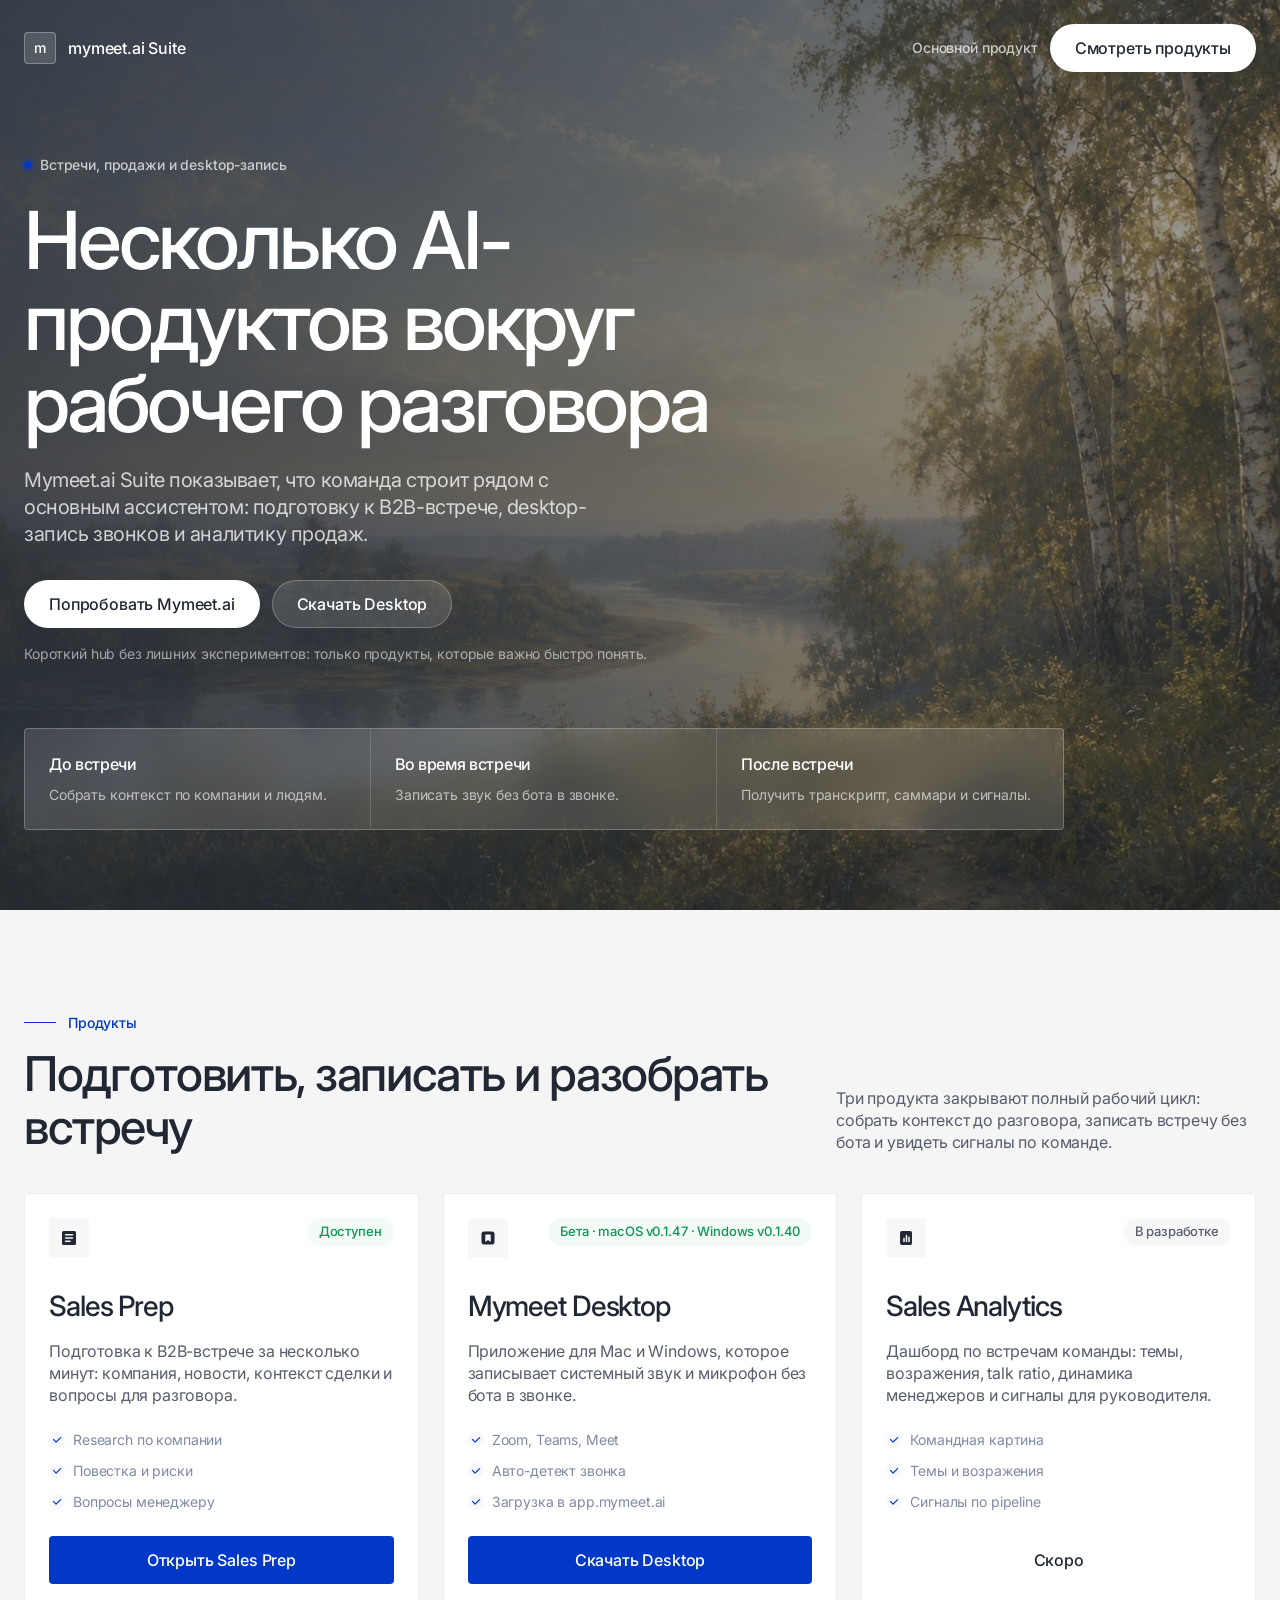
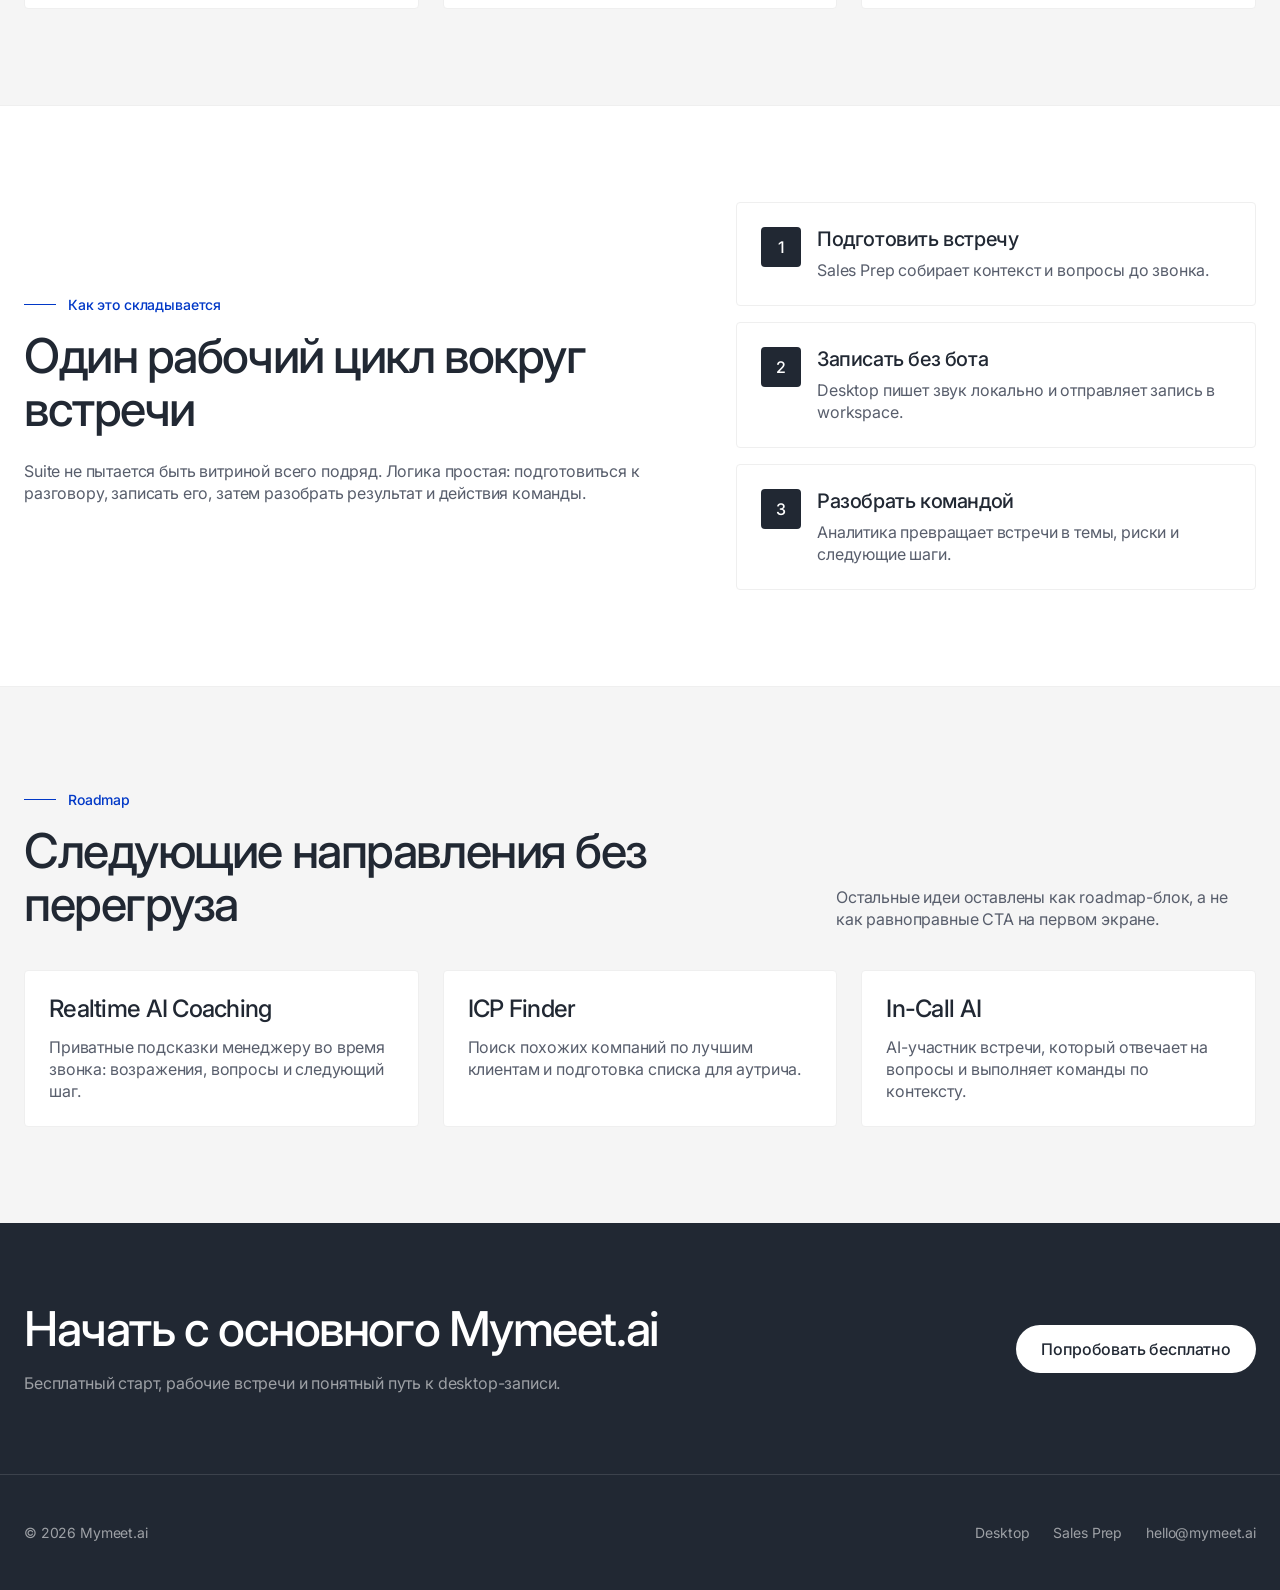
<file: index.html>
<!DOCTYPE html>
<html lang="ru-RU">

<head>
  <meta charset="UTF-8">
  <meta name="viewport" content="width=device-width, initial-scale=1.0, maximum-scale=5.0, viewport-fit=cover">

  <title>Mymeet.ai Suite — AI-продукты для встреч и продаж</title>
  <meta name="description" content="Mymeet.ai Suite объединяет AI-продукты для встреч, продаж и desktop-записи: Sales Prep, Mymeet Desktop и Sales Analytics.">
  <meta name="robots" content="index, follow, max-image-preview:large, max-snippet:-1, max-video-preview:-1">
  <link rel="canonical" href="https://suite.mymeet.ai/">

  <meta property="og:title" content="Mymeet.ai Suite — AI-продукты для встреч и продаж">
  <meta property="og:description" content="Одна команда развивает продукты для подготовки к встречам, записи звонков и аналитики продаж.">
  <meta property="og:type" content="website">
  <meta property="og:url" content="https://suite.mymeet.ai/">
  <meta property="og:locale" content="ru_RU">

  <meta http-equiv="X-Content-Type-Options" content="nosniff">
  <link rel="icon" href="data:,">

  <link rel="preconnect" href="https://fonts.googleapis.com">
  <link rel="preconnect" href="https://fonts.gstatic.com" crossorigin>
  <link href="https://fonts.googleapis.com/css2?family=Inter:wght@400;500&amp;display=swap" rel="stylesheet">

  <style>
    *, *::before, *::after { box-sizing: border-box; margin: 0; padding: 0; }

    /* Core marketing tokens from the mymeet.ai landing design system. */
    :root {
      --brand-blue: #0138C7;
      --brand-blue-hover: #0032B1;
      --page: #F5F5F5;
      --card: #FFFFFF;
      --muted: #F3F3F3;
      --subtle: #F7F7F8;
      --text: #212833;
      --text-secondary: #818AA3;
      --text-tertiary: #585E6C;
      --border: #EFEFEF;
      --success: #0D9655;
      --ink: #212833;
      --radius: 4px;
      --pill: 999px;
      --content: 1300px;
    }

    html { scroll-behavior: smooth; }

    body {
      font-family: "Inter", system-ui, -apple-system, BlinkMacSystemFont, "Segoe UI", sans-serif;
      color: var(--text);
      background: var(--page);
      font-size: 16px;
      line-height: 1.375;
      -webkit-font-smoothing: antialiased;
      text-rendering: optimizeLegibility;
    }

    a { color: inherit; }
    img { display: block; max-width: 100%; height: auto; }

    .container {
      width: min(100% - 48px, var(--content));
      margin: 0 auto;
    }

    .site-header {
      position: absolute;
      inset: 0 0 auto;
      z-index: 10;
      padding: 24px 0;
    }

    .header-inner {
      display: flex;
      align-items: center;
      justify-content: space-between;
      gap: 24px;
    }

    .logo {
      display: inline-flex;
      align-items: center;
      gap: 12px;
      color: #FFFFFF;
      text-decoration: none;
      font-size: 16px;
      font-weight: 500;
      letter-spacing: -0.16px;
    }

    .logo-mark {
      display: grid;
      width: 32px;
      height: 32px;
      place-items: center;
      border: 1px solid rgba(255,255,255,.28);
      border-radius: var(--radius);
      background: rgba(255,255,255,.14);
      color: #FFFFFF;
      font-size: 14px;
      font-weight: 500;
    }

    .header-actions {
      display: flex;
      align-items: center;
      gap: 12px;
    }

    .header-link {
      color: rgba(255,255,255,.72);
      text-decoration: none;
      font-size: 14px;
      font-weight: 500;
      letter-spacing: -0.14px;
    }

    .button {
      display: inline-flex;
      align-items: center;
      justify-content: center;
      min-height: 48px;
      padding: 0 24px;
      border-radius: var(--radius);
      border: 1px solid transparent;
      color: var(--text);
      background: var(--card);
      text-decoration: none;
      font-size: 16px;
      font-weight: 500;
      letter-spacing: -0.16px;
      white-space: nowrap;
      transition: background-color .2s ease, border-color .2s ease, color .2s ease;
    }

    .button:hover { background: var(--subtle); }

    .button.primary {
      color: #FFFFFF;
      background: var(--brand-blue);
    }

    .button.primary:hover { background: var(--brand-blue-hover); }

    .button.light {
      color: var(--text);
      background: #FFFFFF;
      border-radius: var(--pill);
    }

    .button.ghost {
      color: #FFFFFF;
      background: rgba(255,255,255,.12);
      border-color: rgba(255,255,255,.24);
      border-radius: var(--pill);
    }

    .button.ghost:hover { background: rgba(255,255,255,.18); }

    .hero {
      position: relative;
      min-height: calc(100vh - 48px);
      display: grid;
      align-items: center;
      padding: 128px 0 80px;
      color: #FFFFFF;
      overflow: hidden;
      background: #212833;
    }

    /* Generated landscape asset keeps the marketing hero aligned with the public-site visual language. */
    .hero::before {
      content: "";
      position: absolute;
      inset: 0;
      background: url("images/marketing-landscape.jpg") center / cover no-repeat;
      transform: scale(1.01);
    }

    .hero::after {
      content: "";
      position: absolute;
      inset: 0;
      background:
        linear-gradient(90deg, rgba(33,40,51,.74) 0%, rgba(33,40,51,.52) 42%, rgba(33,40,51,.24) 100%),
        linear-gradient(0deg, rgba(33,40,51,.24), rgba(33,40,51,.24));
    }

    .hero .container {
      position: relative;
      z-index: 1;
    }

    .hero-content {
      max-width: 760px;
      padding-top: 24px;
    }

    .eyebrow {
      display: inline-flex;
      align-items: center;
      gap: 8px;
      color: rgba(255,255,255,.72);
      font-size: 14px;
      font-weight: 500;
      letter-spacing: -0.14px;
      margin-bottom: 24px;
    }

    .eyebrow::before {
      content: "";
      width: 8px;
      height: 8px;
      border-radius: var(--pill);
      background: var(--brand-blue);
      box-shadow: 0 0 0 4px rgba(1,56,199,.18);
    }

    h1 {
      max-width: 820px;
      font-size: clamp(48px, 7vw, 80px);
      line-height: 1.02;
      font-weight: 500;
      letter-spacing: -3.2px;
      color: #FFFFFF;
    }

    .hero-lead {
      max-width: 620px;
      margin-top: 24px;
      color: rgba(255,255,255,.76);
      font-size: 20px;
      line-height: 1.35;
      letter-spacing: -0.42px;
    }

    .hero-actions {
      display: flex;
      flex-wrap: wrap;
      gap: 12px;
      margin-top: 32px;
    }

    .hero-note {
      margin-top: 16px;
      color: rgba(255,255,255,.56);
      font-size: 14px;
      letter-spacing: -0.14px;
    }

    .hero-panel {
      width: min(100%, 1040px);
      margin-top: 64px;
      display: grid;
      grid-template-columns: repeat(3, 1fr);
      border: 1px solid rgba(255,255,255,.24);
      border-radius: var(--radius);
      background: rgba(255,255,255,.12);
      backdrop-filter: blur(16px);
    }

    .hero-proof {
      min-height: 96px;
      padding: 24px;
      border-right: 1px solid rgba(255,255,255,.16);
    }

    .hero-proof:last-child { border-right: 0; }

    .hero-proof strong {
      display: block;
      color: #FFFFFF;
      font-size: 16px;
      font-weight: 500;
      letter-spacing: -0.32px;
      margin-bottom: 8px;
    }

    .hero-proof span {
      color: rgba(255,255,255,.64);
      font-size: 14px;
      letter-spacing: -0.14px;
    }

    section {
      padding: 96px 0;
    }

    .section-head {
      display: grid;
      grid-template-columns: minmax(0, 1fr) minmax(260px, 420px);
      align-items: end;
      gap: 40px;
      margin-bottom: 40px;
    }

    .label {
      display: inline-flex;
      align-items: center;
      gap: 12px;
      color: var(--brand-blue);
      font-size: 14px;
      font-weight: 500;
      letter-spacing: -0.14px;
      margin-bottom: 16px;
    }

    .label::before {
      content: "";
      width: 32px;
      height: 1px;
      background: var(--brand-blue);
    }

    h2 {
      max-width: 820px;
      color: var(--text);
      font-size: clamp(36px, 5vw, 48px);
      line-height: 1.1;
      font-weight: 500;
      letter-spacing: -1.44px;
    }

    .section-copy {
      color: var(--text-tertiary);
      font-size: 16px;
      line-height: 1.375;
      letter-spacing: -0.16px;
    }

    .product-grid {
      display: grid;
      grid-template-columns: repeat(auto-fit, minmax(320px, 1fr));
      gap: 24px;
    }

    .card {
      display: flex;
      flex-direction: column;
      min-height: 360px;
      padding: 24px;
      border: 1px solid var(--border);
      border-radius: var(--radius);
      background: var(--card);
    }

    .card-top {
      display: flex;
      align-items: flex-start;
      justify-content: space-between;
      gap: 16px;
      margin-bottom: 32px;
    }

    .icon-box {
      display: grid;
      width: 40px;
      height: 40px;
      place-items: center;
      border-radius: var(--radius);
      background: var(--subtle);
      color: var(--text);
    }

    .icon-box svg {
      width: 20px;
      height: 20px;
      fill: currentColor;
    }

    .badge {
      display: inline-flex;
      align-items: center;
      min-height: 28px;
      padding: 0 12px;
      border-radius: var(--pill);
      background: var(--subtle);
      color: var(--text-tertiary);
      font-size: 13px;
      font-weight: 500;
      letter-spacing: -0.13px;
      white-space: normal;
    }

    .badge.live {
      color: var(--success);
      background: #F3FBF7;
    }

    .card h3 {
      color: var(--text);
      font-size: 28px;
      line-height: 1.2;
      font-weight: 500;
      letter-spacing: -1.12px;
      margin-bottom: 16px;
    }

    .card p {
      color: var(--text-tertiary);
      font-size: 16px;
      line-height: 1.375;
      letter-spacing: -0.16px;
    }

    .meta-list {
      display: grid;
      gap: 12px;
      margin: 24px 0;
      color: var(--text-secondary);
      font-size: 14px;
      letter-spacing: -0.14px;
    }

    .meta-list li {
      display: flex;
      align-items: center;
      gap: 8px;
      list-style: none;
    }

    .check {
      display: inline-grid;
      width: 16px;
      height: 16px;
      place-items: center;
      flex: 0 0 16px;
      border-radius: var(--pill);
      color: var(--brand-blue);
      background: #F6F8FE;
    }

    .check svg {
      width: 12px;
      height: 12px;
      fill: currentColor;
    }

    .card .button {
      width: 100%;
      margin-top: auto;
    }

    .feature-band {
      background: var(--card);
      border-top: 1px solid var(--border);
      border-bottom: 1px solid var(--border);
    }

    .split {
      display: grid;
      grid-template-columns: minmax(0, 1fr) minmax(320px, 520px);
      gap: 64px;
      align-items: center;
    }

    .steps {
      display: grid;
      gap: 16px;
    }

    .step-row {
      display: grid;
      grid-template-columns: 40px minmax(0, 1fr);
      gap: 16px;
      padding: 24px;
      border: 1px solid var(--border);
      border-radius: var(--radius);
      background: var(--card);
    }

    .step-num {
      display: grid;
      width: 40px;
      height: 40px;
      place-items: center;
      border-radius: var(--radius);
      color: #FFFFFF;
      background: var(--ink);
      font-size: 16px;
      font-weight: 500;
    }

    .step-row h3 {
      font-size: 20px;
      line-height: 1.2;
      font-weight: 500;
      letter-spacing: -0.4px;
      margin-bottom: 8px;
    }

    .step-row p {
      color: var(--text-tertiary);
      font-size: 16px;
      line-height: 1.375;
      letter-spacing: -0.16px;
    }

    .roadmap-grid {
      display: grid;
      grid-template-columns: repeat(3, minmax(0, 1fr));
      gap: 24px;
    }

    .small-card {
      padding: 24px;
      border: 1px solid var(--border);
      border-radius: var(--radius);
      background: var(--card);
    }

    .small-card h3 {
      font-size: 24px;
      line-height: 1.2;
      font-weight: 500;
      letter-spacing: -0.72px;
      margin-bottom: 12px;
    }

    .small-card p {
      color: var(--text-tertiary);
      font-size: 16px;
      line-height: 1.375;
      letter-spacing: -0.16px;
    }

    .cta-band {
      padding: 80px 0;
      color: #FFFFFF;
      background: var(--ink);
    }

    .cta-inner {
      display: flex;
      align-items: center;
      justify-content: space-between;
      gap: 40px;
    }

    .cta-band h2 {
      max-width: 720px;
      color: #FFFFFF;
    }

    .cta-band p {
      margin-top: 16px;
      color: rgba(255,255,255,.56);
      font-size: 16px;
      letter-spacing: -0.16px;
    }

    footer {
      padding: 48px 0;
      color: rgba(255,255,255,.56);
      background: var(--ink);
      border-top: 1px solid rgba(255,255,255,.12);
    }

    .footer-inner {
      display: flex;
      align-items: center;
      justify-content: space-between;
      gap: 24px;
      flex-wrap: wrap;
    }

    .footer-links {
      display: flex;
      gap: 24px;
      flex-wrap: wrap;
    }

    .footer-links a,
    .footer-inner p {
      color: rgba(255,255,255,.56);
      text-decoration: none;
      font-size: 14px;
      letter-spacing: -0.14px;
    }

    .footer-links a:hover { color: #FFFFFF; }

    @media (max-width: 980px) {
      .container { width: min(100% - 32px, var(--content)); }
      .hero { min-height: auto; padding: 112px 0 64px; }
      h1 { letter-spacing: -2px; }
      .hero-panel,
      .section-head,
      .product-grid,
      .split,
      .roadmap-grid {
        grid-template-columns: 1fr;
      }
      .hero-proof { border-right: 0; border-bottom: 1px solid rgba(255,255,255,.16); }
      .hero-proof:last-child { border-bottom: 0; }
      .cta-inner { align-items: flex-start; flex-direction: column; }
    }

    @media (max-width: 640px) {
      .site-header { padding: 16px 0; }
      .header-link { display: none; }
      h1 { font-size: 44px; letter-spacing: -1.76px; }
      .hero-lead { font-size: 18px; }
      .hero-actions,
      .header-actions { width: 100%; }
      .hero-actions .button,
      .header-actions .button { width: 100%; }
      .header-inner { align-items: flex-start; flex-direction: column; }
      .card { min-height: auto; }
      section { padding: 64px 0; }
    }
  </style>
</head>

<body>
  <header class="site-header">
    <div class="container header-inner">
      <a href="/" class="logo" aria-label="Mymeet.ai Suite">
        <span class="logo-mark" aria-hidden="true">m</span>
        <span>mymeet.ai Suite</span>
      </a>
      <div class="header-actions">
        <a class="header-link" href="https://mymeet.ai" target="_blank" rel="noopener noreferrer">Основной продукт</a>
        <a class="button light" href="#products">Смотреть продукты</a>
      </div>
    </div>
  </header>

  <main>
    <section class="hero">
      <div class="container">
        <div class="hero-content">
          <div class="eyebrow">Встречи, продажи и desktop-запись</div>
          <h1>Несколько AI-продуктов вокруг рабочего разговора</h1>
          <p class="hero-lead">
            Mymeet.ai Suite показывает, что команда строит рядом с основным ассистентом: подготовку к B2B-встрече, desktop-запись звонков и аналитику продаж.
          </p>
          <div class="hero-actions">
            <a class="button light" href="https://mymeet.ai" target="_blank" rel="noopener noreferrer">Попробовать Mymeet.ai</a>
            <a class="button ghost" href="/desktop">Скачать Desktop</a>
          </div>
          <p class="hero-note">Короткий hub без лишних экспериментов: только продукты, которые важно быстро понять.</p>
        </div>

        <div class="hero-panel" aria-label="Ключевые направления Suite">
          <div class="hero-proof">
            <strong>До встречи</strong>
            <span>Собрать контекст по компании и людям.</span>
          </div>
          <div class="hero-proof">
            <strong>Во время встречи</strong>
            <span>Записать звук без бота в звонке.</span>
          </div>
          <div class="hero-proof">
            <strong>После встречи</strong>
            <span>Получить транскрипт, саммари и сигналы.</span>
          </div>
        </div>
      </div>
    </section>

    <section id="products">
      <div class="container">
        <div class="section-head">
          <div>
            <div class="label">Продукты</div>
            <h2>Подготовить, записать и разобрать встречу</h2>
          </div>
          <p class="section-copy">
            Три продукта закрывают полный рабочий цикл: собрать контекст до разговора, записать встречу без бота и увидеть сигналы по команде.
          </p>
        </div>

        <div class="product-grid">
          <article class="card">
            <div class="card-top">
              <div class="icon-box" aria-hidden="true">
                <svg viewBox="0 0 20 20"><path d="M4.5 3A1.5 1.5 0 0 0 3 4.5v11A1.5 1.5 0 0 0 4.5 17h11a1.5 1.5 0 0 0 1.5-1.5v-11A1.5 1.5 0 0 0 15.5 3h-11Zm2 3h7a.75.75 0 0 1 0 1.5h-7a.75.75 0 0 1 0-1.5Zm0 3.25h7a.75.75 0 0 1 0 1.5h-7a.75.75 0 0 1 0-1.5Zm0 3.25h4.5a.75.75 0 0 1 0 1.5H6.5a.75.75 0 0 1 0-1.5Z"/></svg>
              </div>
              <span class="badge live">Доступен</span>
            </div>
            <h3>Sales Prep</h3>
            <p>Подготовка к B2B-встрече за несколько минут: компания, новости, контекст сделки и вопросы для разговора.</p>
            <ul class="meta-list">
              <li><span class="check" aria-hidden="true"><svg viewBox="0 0 20 20"><path d="M16.7 5.3a1 1 0 0 1 0 1.4l-7.5 7.5a1 1 0 0 1-1.4 0L3.3 9.7a1 1 0 0 1 1.4-1.4l3.8 3.79 6.8-6.79a1 1 0 0 1 1.4 0Z"/></svg></span>Research по компании</li>
              <li><span class="check" aria-hidden="true"><svg viewBox="0 0 20 20"><path d="M16.7 5.3a1 1 0 0 1 0 1.4l-7.5 7.5a1 1 0 0 1-1.4 0L3.3 9.7a1 1 0 0 1 1.4-1.4l3.8 3.79 6.8-6.79a1 1 0 0 1 1.4 0Z"/></svg></span>Повестка и риски</li>
              <li><span class="check" aria-hidden="true"><svg viewBox="0 0 20 20"><path d="M16.7 5.3a1 1 0 0 1 0 1.4l-7.5 7.5a1 1 0 0 1-1.4 0L3.3 9.7a1 1 0 0 1 1.4-1.4l3.8 3.79 6.8-6.79a1 1 0 0 1 1.4 0Z"/></svg></span>Вопросы менеджеру</li>
            </ul>
            <a class="button primary" href="https://prep.mymeet.ai" target="_blank" rel="noopener noreferrer">Открыть Sales Prep</a>
          </article>

          <article class="card">
            <div class="card-top">
              <div class="icon-box" aria-hidden="true">
                <svg viewBox="0 0 20 20"><path d="M6 3.5A2.5 2.5 0 0 0 3.5 6v8A2.5 2.5 0 0 0 6 16.5h8a2.5 2.5 0 0 0 2.5-2.5V6A2.5 2.5 0 0 0 14 3.5H6Zm2 3h4a.75.75 0 0 1 .75.75v5.5a.75.75 0 0 1-1.22.58L10 12.1l-1.53 1.23A.75.75 0 0 1 7.25 12.75v-5.5A.75.75 0 0 1 8 6.5Z"/></svg>
              </div>
              <span class="badge live">Бета · macOS v0.1.47 · Windows v0.1.40</span>
            </div>
            <h3>Mymeet Desktop</h3>
            <p>Приложение для Mac и Windows, которое записывает системный звук и микрофон без бота в звонке.</p>
            <ul class="meta-list">
              <li><span class="check" aria-hidden="true"><svg viewBox="0 0 20 20"><path d="M16.7 5.3a1 1 0 0 1 0 1.4l-7.5 7.5a1 1 0 0 1-1.4 0L3.3 9.7a1 1 0 0 1 1.4-1.4l3.8 3.79 6.8-6.79a1 1 0 0 1 1.4 0Z"/></svg></span>Zoom, Teams, Meet</li>
              <li><span class="check" aria-hidden="true"><svg viewBox="0 0 20 20"><path d="M16.7 5.3a1 1 0 0 1 0 1.4l-7.5 7.5a1 1 0 0 1-1.4 0L3.3 9.7a1 1 0 0 1 1.4-1.4l3.8 3.79 6.8-6.79a1 1 0 0 1 1.4 0Z"/></svg></span>Авто-детект звонка</li>
              <li><span class="check" aria-hidden="true"><svg viewBox="0 0 20 20"><path d="M16.7 5.3a1 1 0 0 1 0 1.4l-7.5 7.5a1 1 0 0 1-1.4 0L3.3 9.7a1 1 0 0 1 1.4-1.4l3.8 3.79 6.8-6.79a1 1 0 0 1 1.4 0Z"/></svg></span>Загрузка в app.mymeet.ai</li>
            </ul>
            <a class="button primary" href="/desktop">Скачать Desktop</a>
          </article>

          <article class="card">
            <div class="card-top">
              <div class="icon-box" aria-hidden="true">
                <svg viewBox="0 0 20 20"><path d="M4 4.75A1.75 1.75 0 0 1 5.75 3h8.5A1.75 1.75 0 0 1 16 4.75v10.5A1.75 1.75 0 0 1 14.25 17h-8.5A1.75 1.75 0 0 1 4 15.25V4.75Zm3.25 8.75a.75.75 0 0 0 1.5 0v-3a.75.75 0 0 0-1.5 0v3Zm2.5 0a.75.75 0 0 0 1.5 0v-6a.75.75 0 0 0-1.5 0v6Zm2.5 0a.75.75 0 0 0 1.5 0v-4.25a.75.75 0 0 0-1.5 0v4.25Z"/></svg>
              </div>
              <span class="badge">В разработке</span>
            </div>
            <h3>Sales Analytics</h3>
            <p>Дашборд по встречам команды: темы, возражения, talk ratio, динамика менеджеров и сигналы для руководителя.</p>
            <ul class="meta-list">
              <li><span class="check" aria-hidden="true"><svg viewBox="0 0 20 20"><path d="M16.7 5.3a1 1 0 0 1 0 1.4l-7.5 7.5a1 1 0 0 1-1.4 0L3.3 9.7a1 1 0 0 1 1.4-1.4l3.8 3.79 6.8-6.79a1 1 0 0 1 1.4 0Z"/></svg></span>Командная картина</li>
              <li><span class="check" aria-hidden="true"><svg viewBox="0 0 20 20"><path d="M16.7 5.3a1 1 0 0 1 0 1.4l-7.5 7.5a1 1 0 0 1-1.4 0L3.3 9.7a1 1 0 0 1 1.4-1.4l3.8 3.79 6.8-6.79a1 1 0 0 1 1.4 0Z"/></svg></span>Темы и возражения</li>
              <li><span class="check" aria-hidden="true"><svg viewBox="0 0 20 20"><path d="M16.7 5.3a1 1 0 0 1 0 1.4l-7.5 7.5a1 1 0 0 1-1.4 0L3.3 9.7a1 1 0 0 1 1.4-1.4l3.8 3.79 6.8-6.79a1 1 0 0 1 1.4 0Z"/></svg></span>Сигналы по pipeline</li>
            </ul>
            <span class="button" aria-disabled="true">Скоро</span>
          </article>
        </div>
      </div>
    </section>

    <section class="feature-band">
      <div class="container split">
        <div>
          <div class="label">Как это складывается</div>
          <h2>Один рабочий цикл вокруг встречи</h2>
          <p class="section-copy" style="margin-top: 24px;">
            Suite не пытается быть витриной всего подряд. Логика простая: подготовиться к разговору, записать его, затем разобрать результат и действия команды.
          </p>
        </div>
        <div class="steps">
          <div class="step-row">
            <div class="step-num">1</div>
            <div>
              <h3>Подготовить встречу</h3>
              <p>Sales Prep собирает контекст и вопросы до звонка.</p>
            </div>
          </div>
          <div class="step-row">
            <div class="step-num">2</div>
            <div>
              <h3>Записать без бота</h3>
              <p>Desktop пишет звук локально и отправляет запись в workspace.</p>
            </div>
          </div>
          <div class="step-row">
            <div class="step-num">3</div>
            <div>
              <h3>Разобрать командой</h3>
              <p>Аналитика превращает встречи в темы, риски и следующие шаги.</p>
            </div>
          </div>
        </div>
      </div>
    </section>

    <section>
      <div class="container">
        <div class="section-head">
          <div>
            <div class="label">Roadmap</div>
            <h2>Следующие направления без перегруза</h2>
          </div>
          <p class="section-copy">
            Остальные идеи оставлены как roadmap-блок, а не как равноправные CTA на первом экране.
          </p>
        </div>
        <div class="roadmap-grid">
          <article class="small-card">
            <h3>Realtime AI Coaching</h3>
            <p>Приватные подсказки менеджеру во время звонка: возражения, вопросы и следующий шаг.</p>
          </article>
          <article class="small-card">
            <h3>ICP Finder</h3>
            <p>Поиск похожих компаний по лучшим клиентам и подготовка списка для аутрича.</p>
          </article>
          <article class="small-card">
            <h3>In-Call AI</h3>
            <p>AI-участник встречи, который отвечает на вопросы и выполняет команды по контексту.</p>
          </article>
        </div>
      </div>
    </section>

    <section class="cta-band">
      <div class="container cta-inner">
        <div>
          <h2>Начать с основного Mymeet.ai</h2>
          <p>Бесплатный старт, рабочие встречи и понятный путь к desktop-записи.</p>
        </div>
        <a class="button light" href="https://mymeet.ai" target="_blank" rel="noopener noreferrer">Попробовать бесплатно</a>
      </div>
    </section>
  </main>

  <footer>
    <div class="container footer-inner">
      <p>© 2026 Mymeet.ai</p>
      <div class="footer-links">
        <a href="/desktop">Desktop</a>
        <a href="https://prep.mymeet.ai" target="_blank" rel="noopener noreferrer">Sales Prep</a>
        <a href="mailto:hello@mymeet.ai">hello@mymeet.ai</a>
      </div>
    </div>
  </footer>
</body>

</html>
</file>
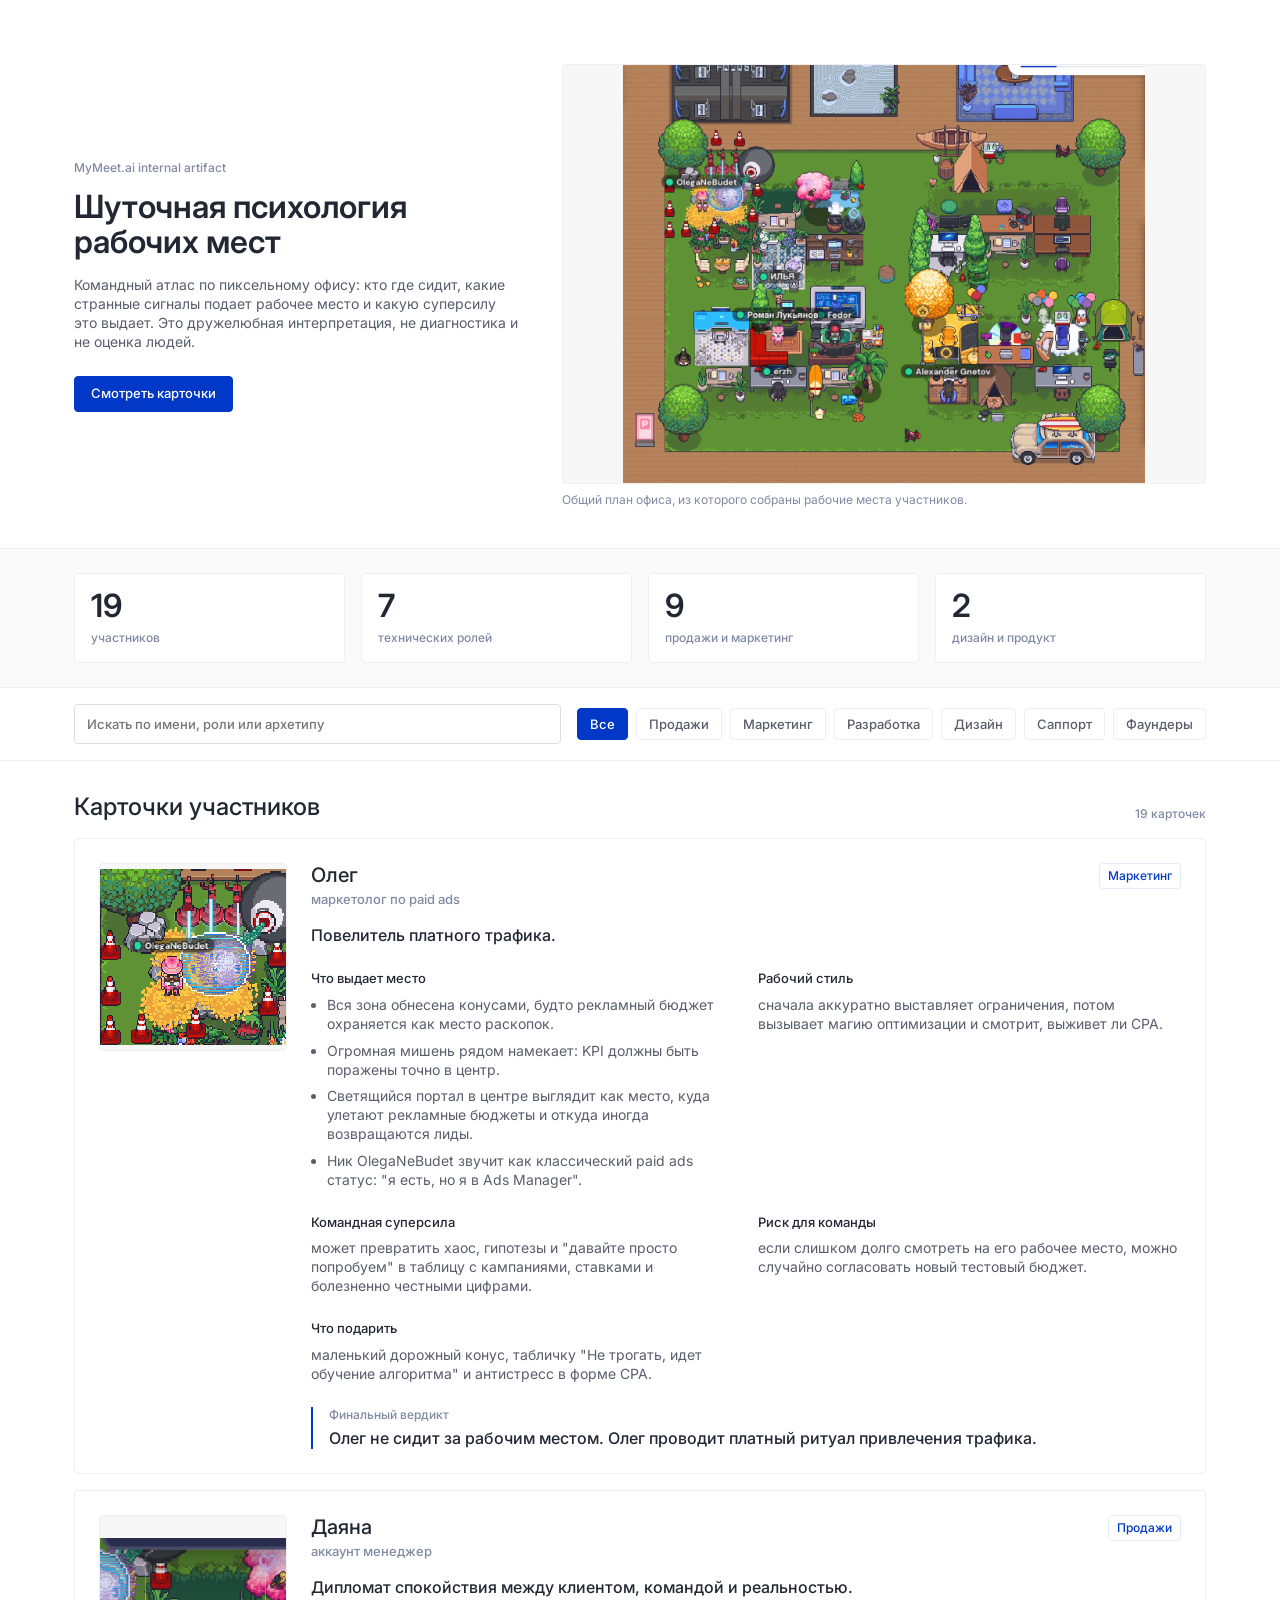
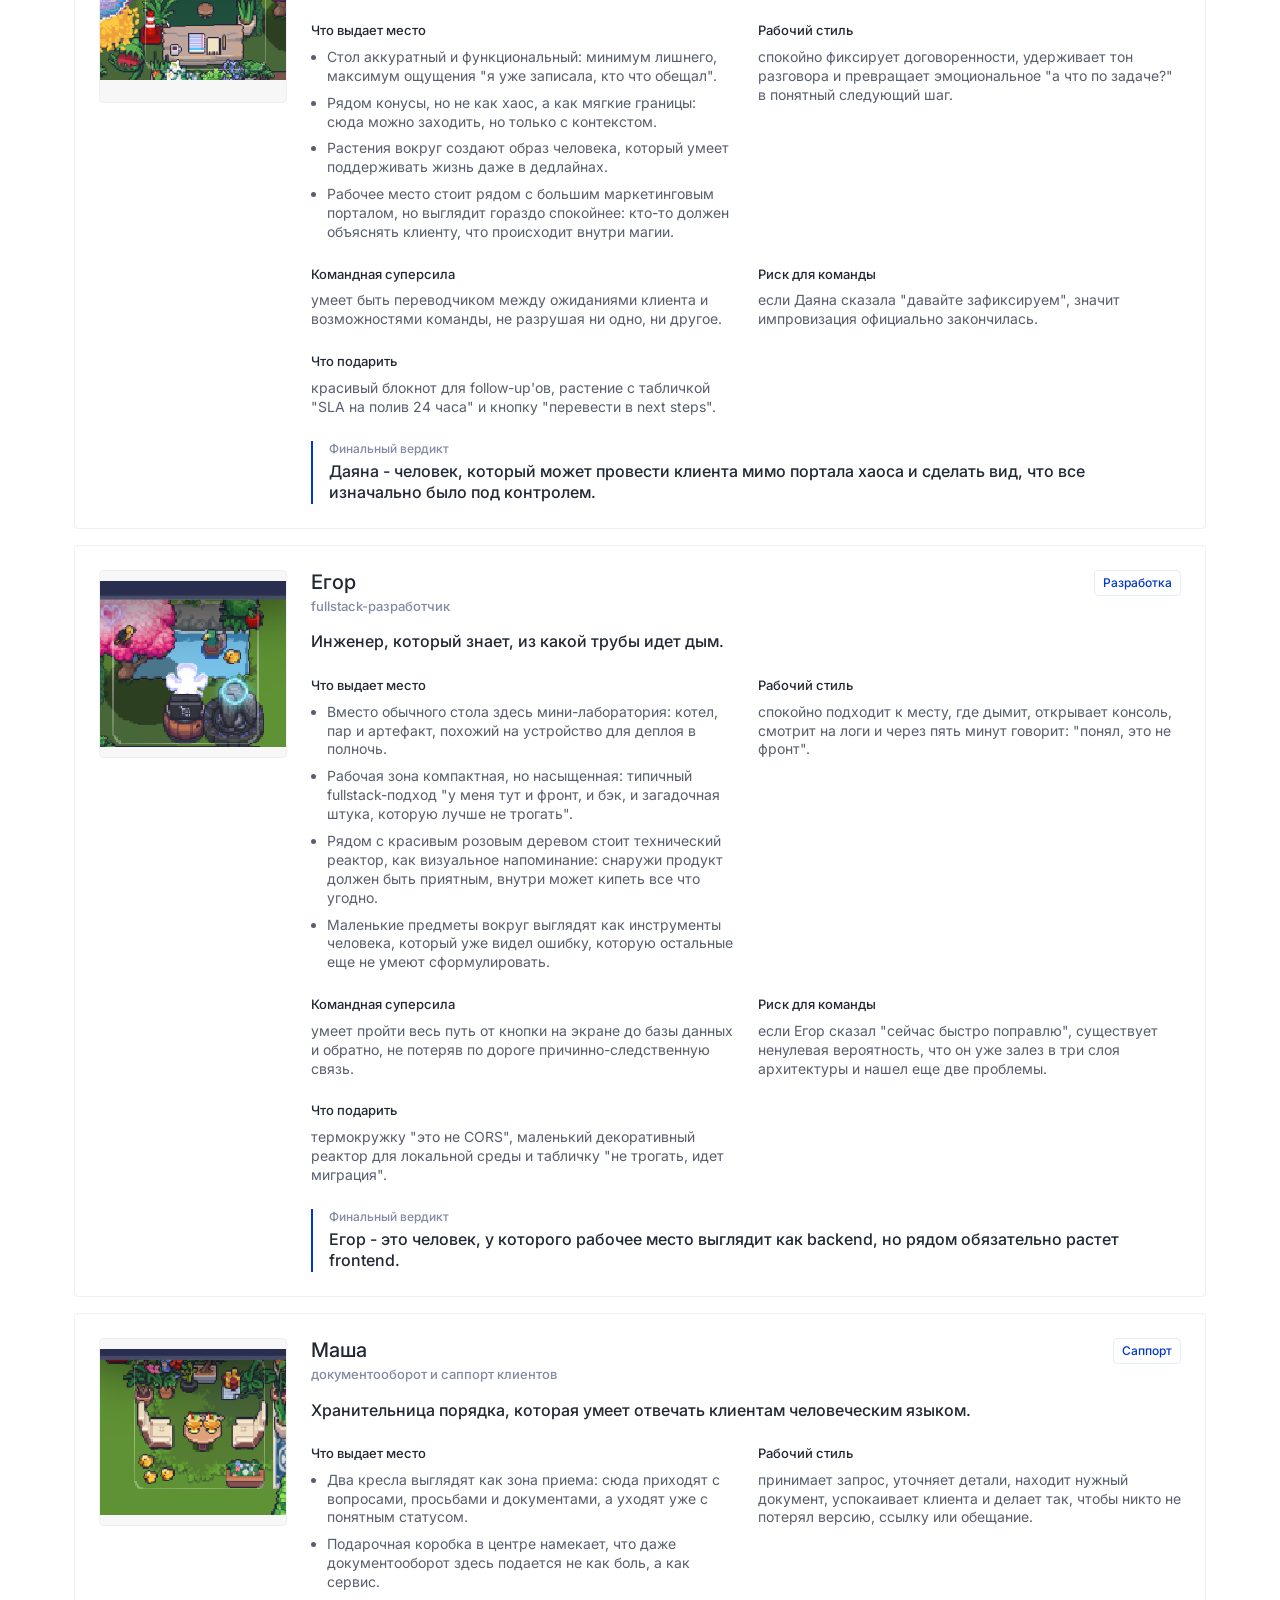
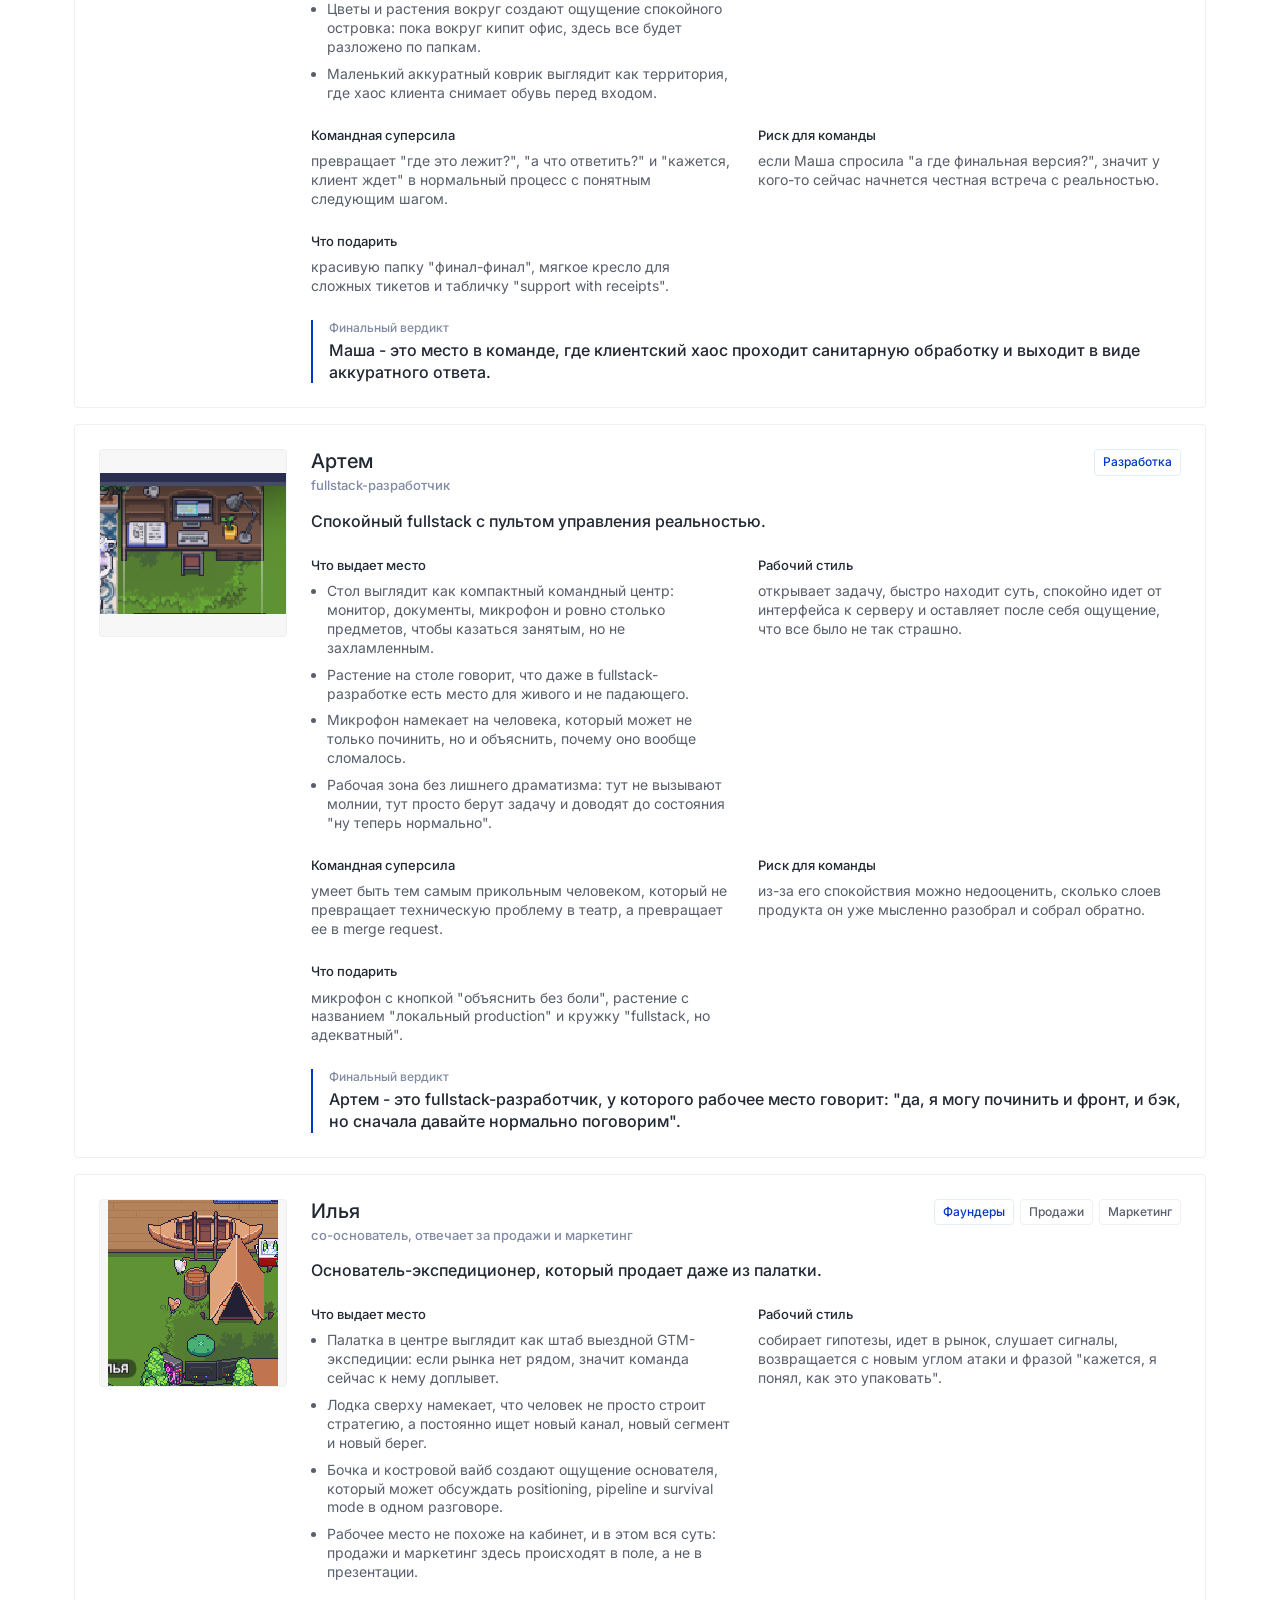
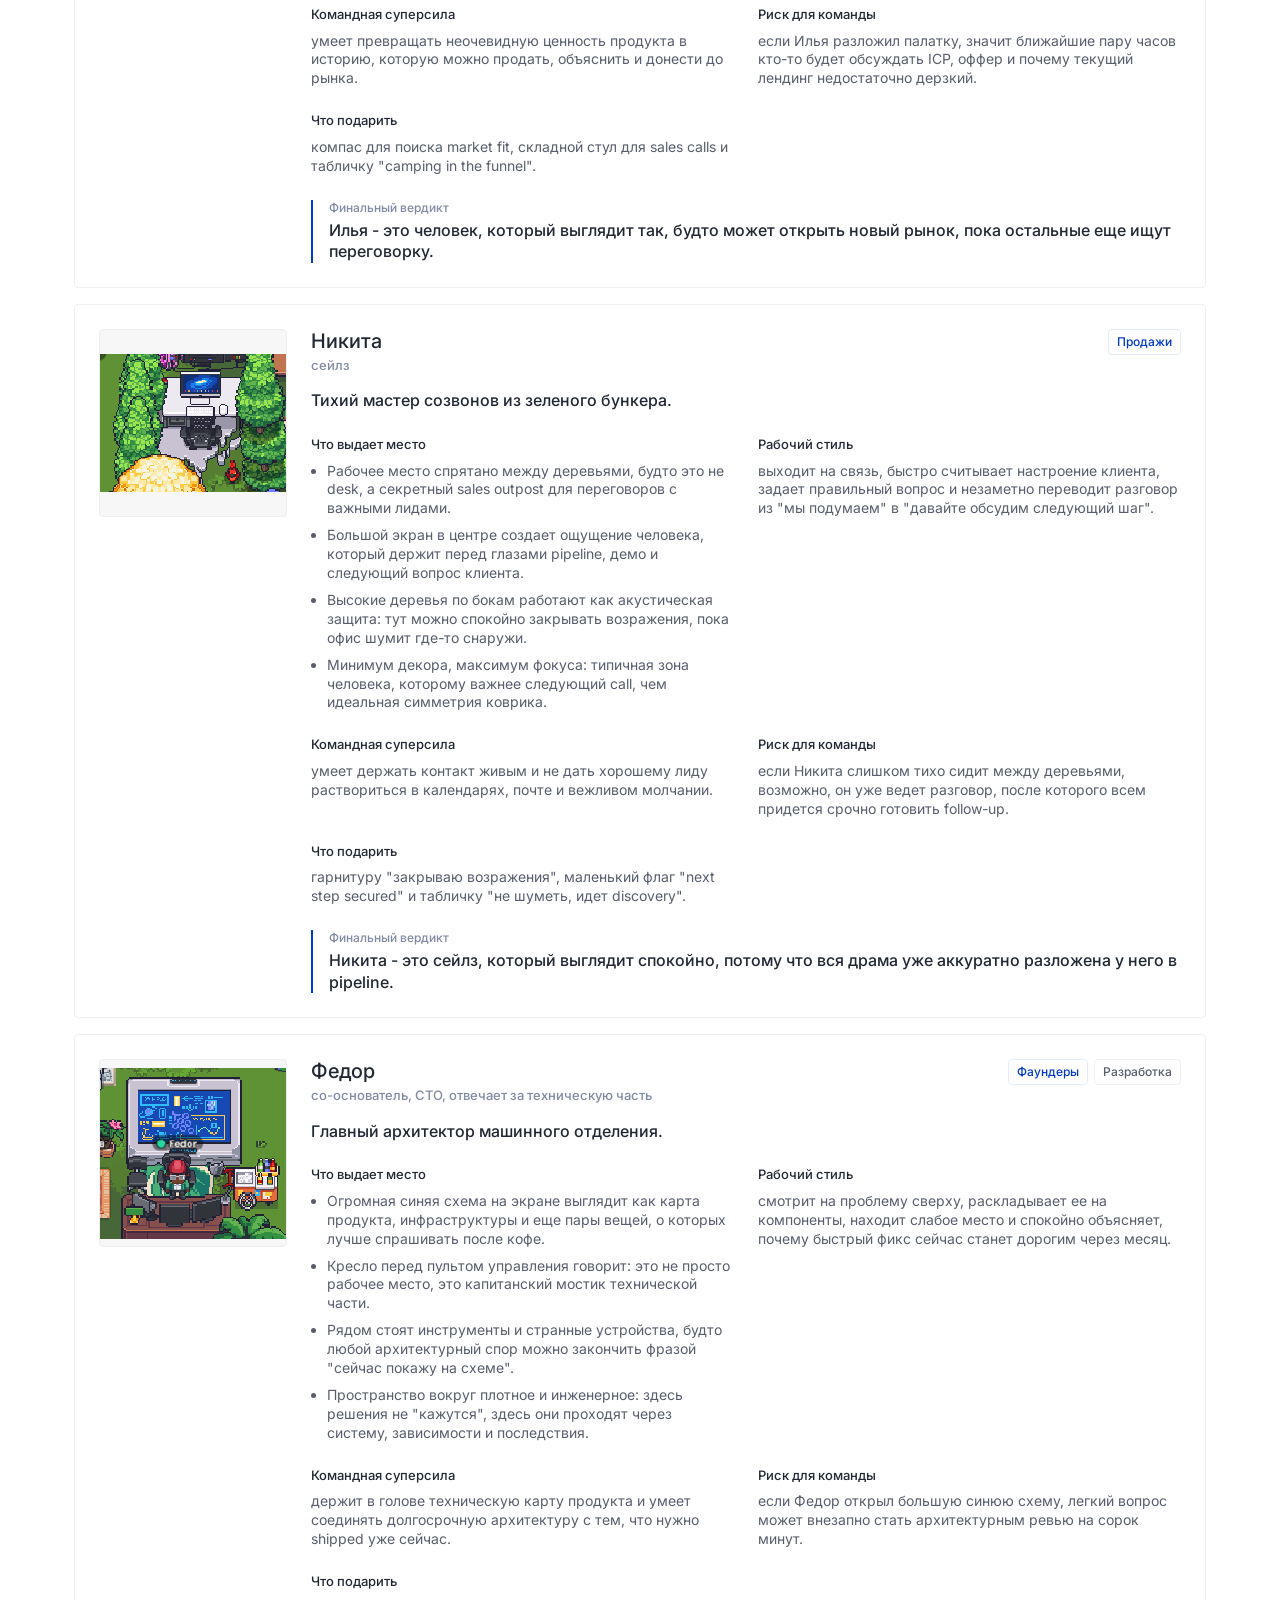
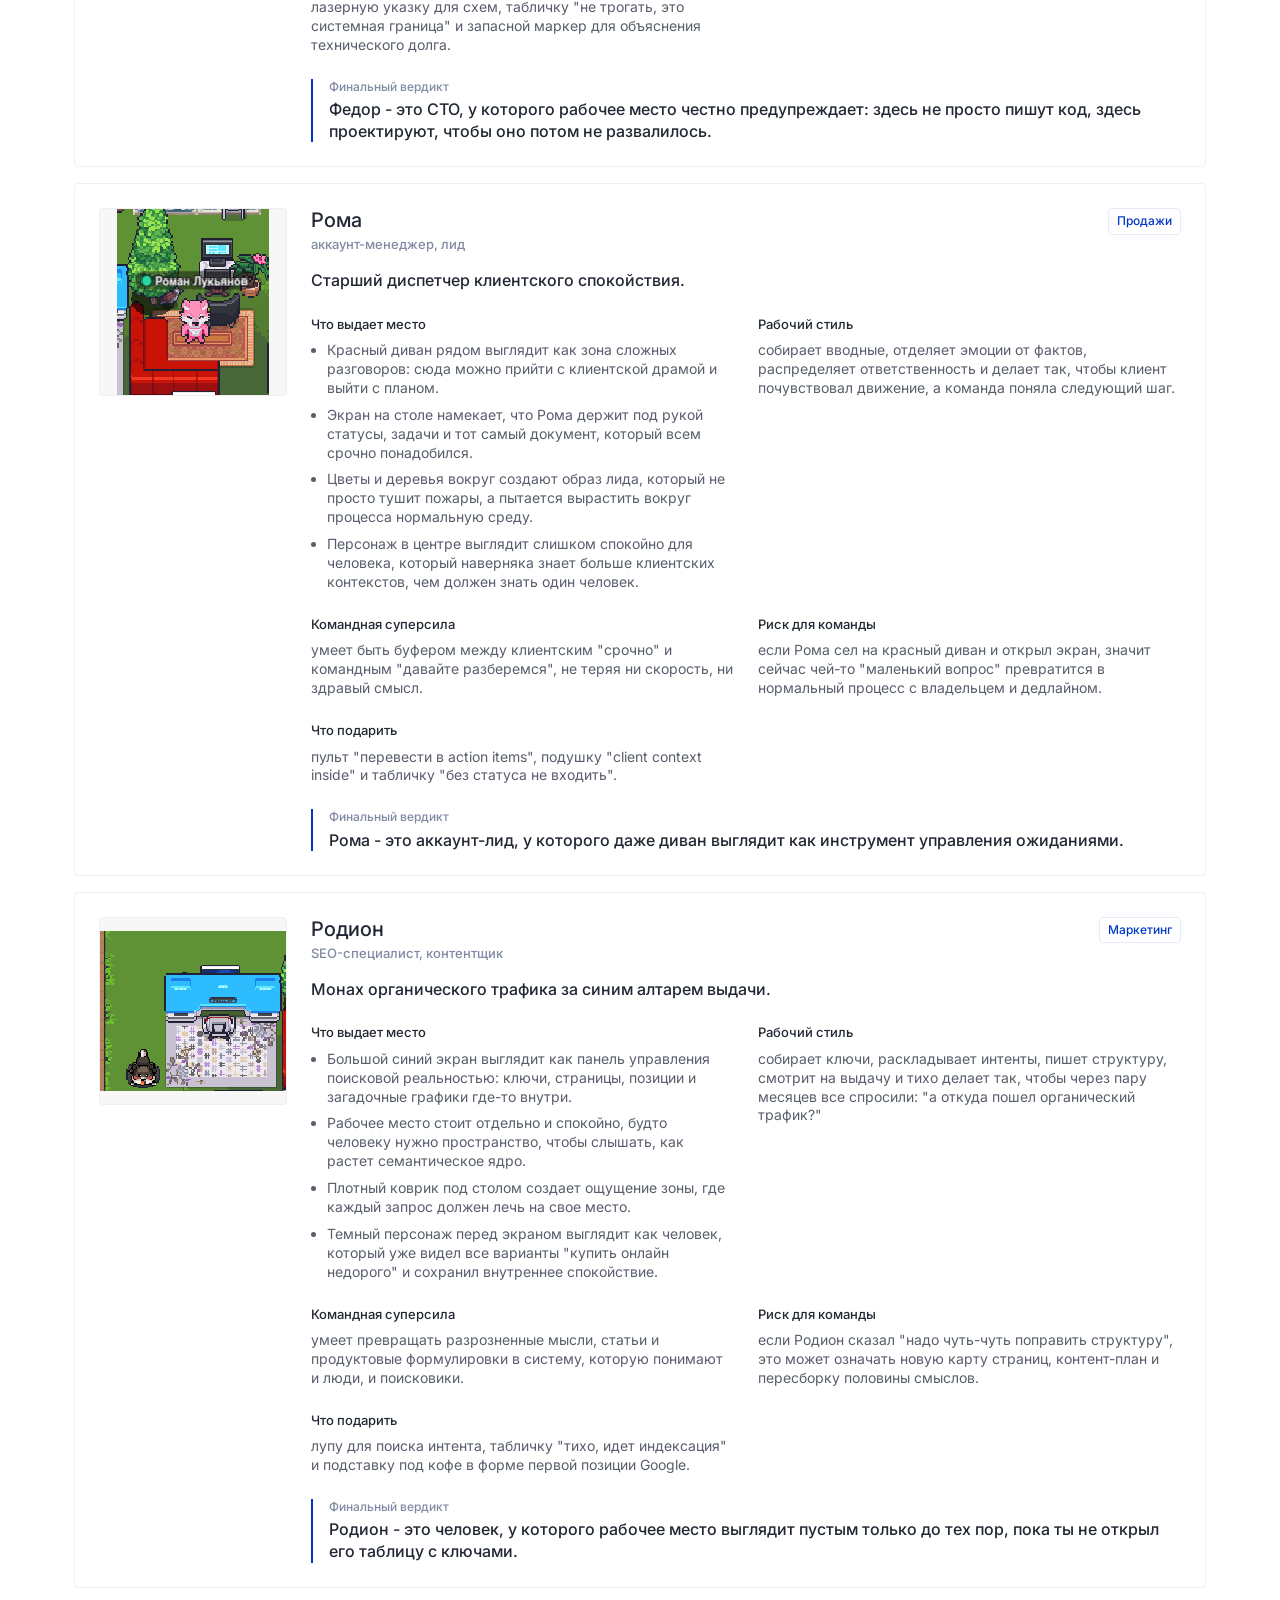
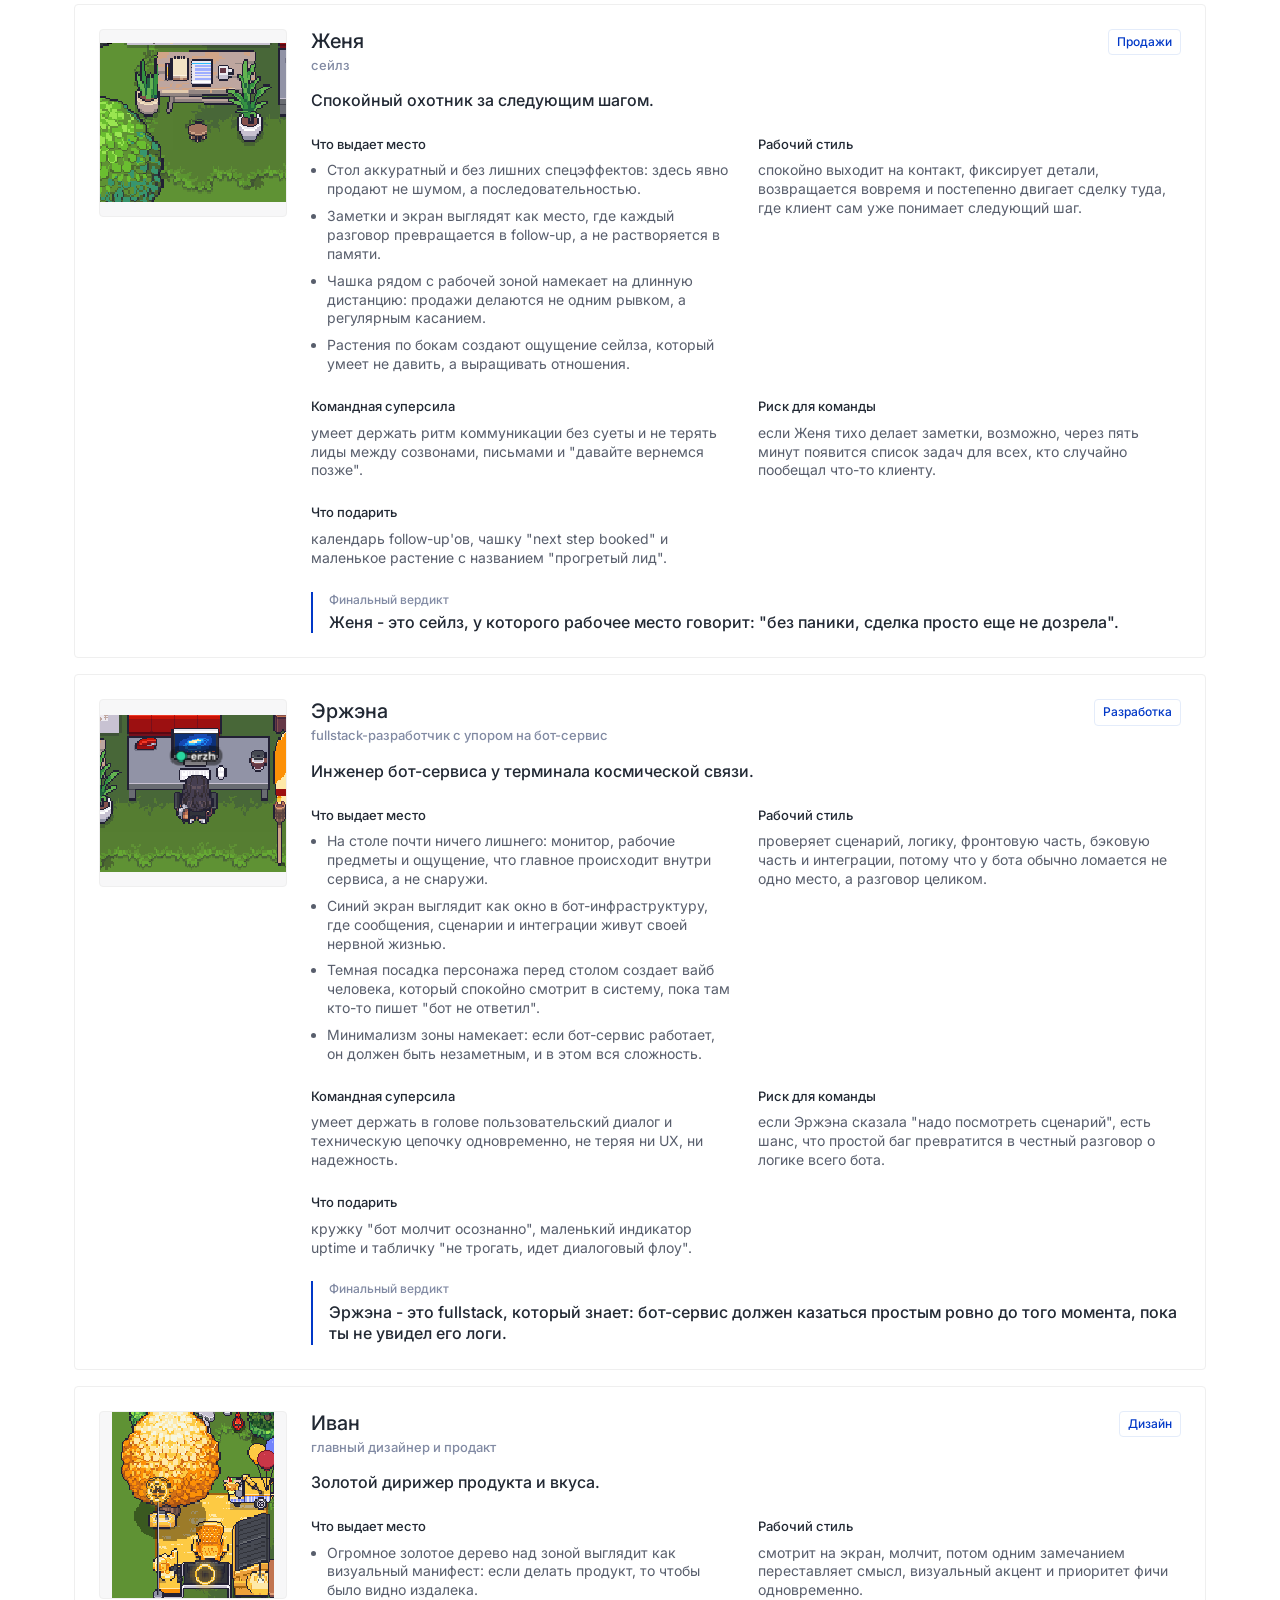
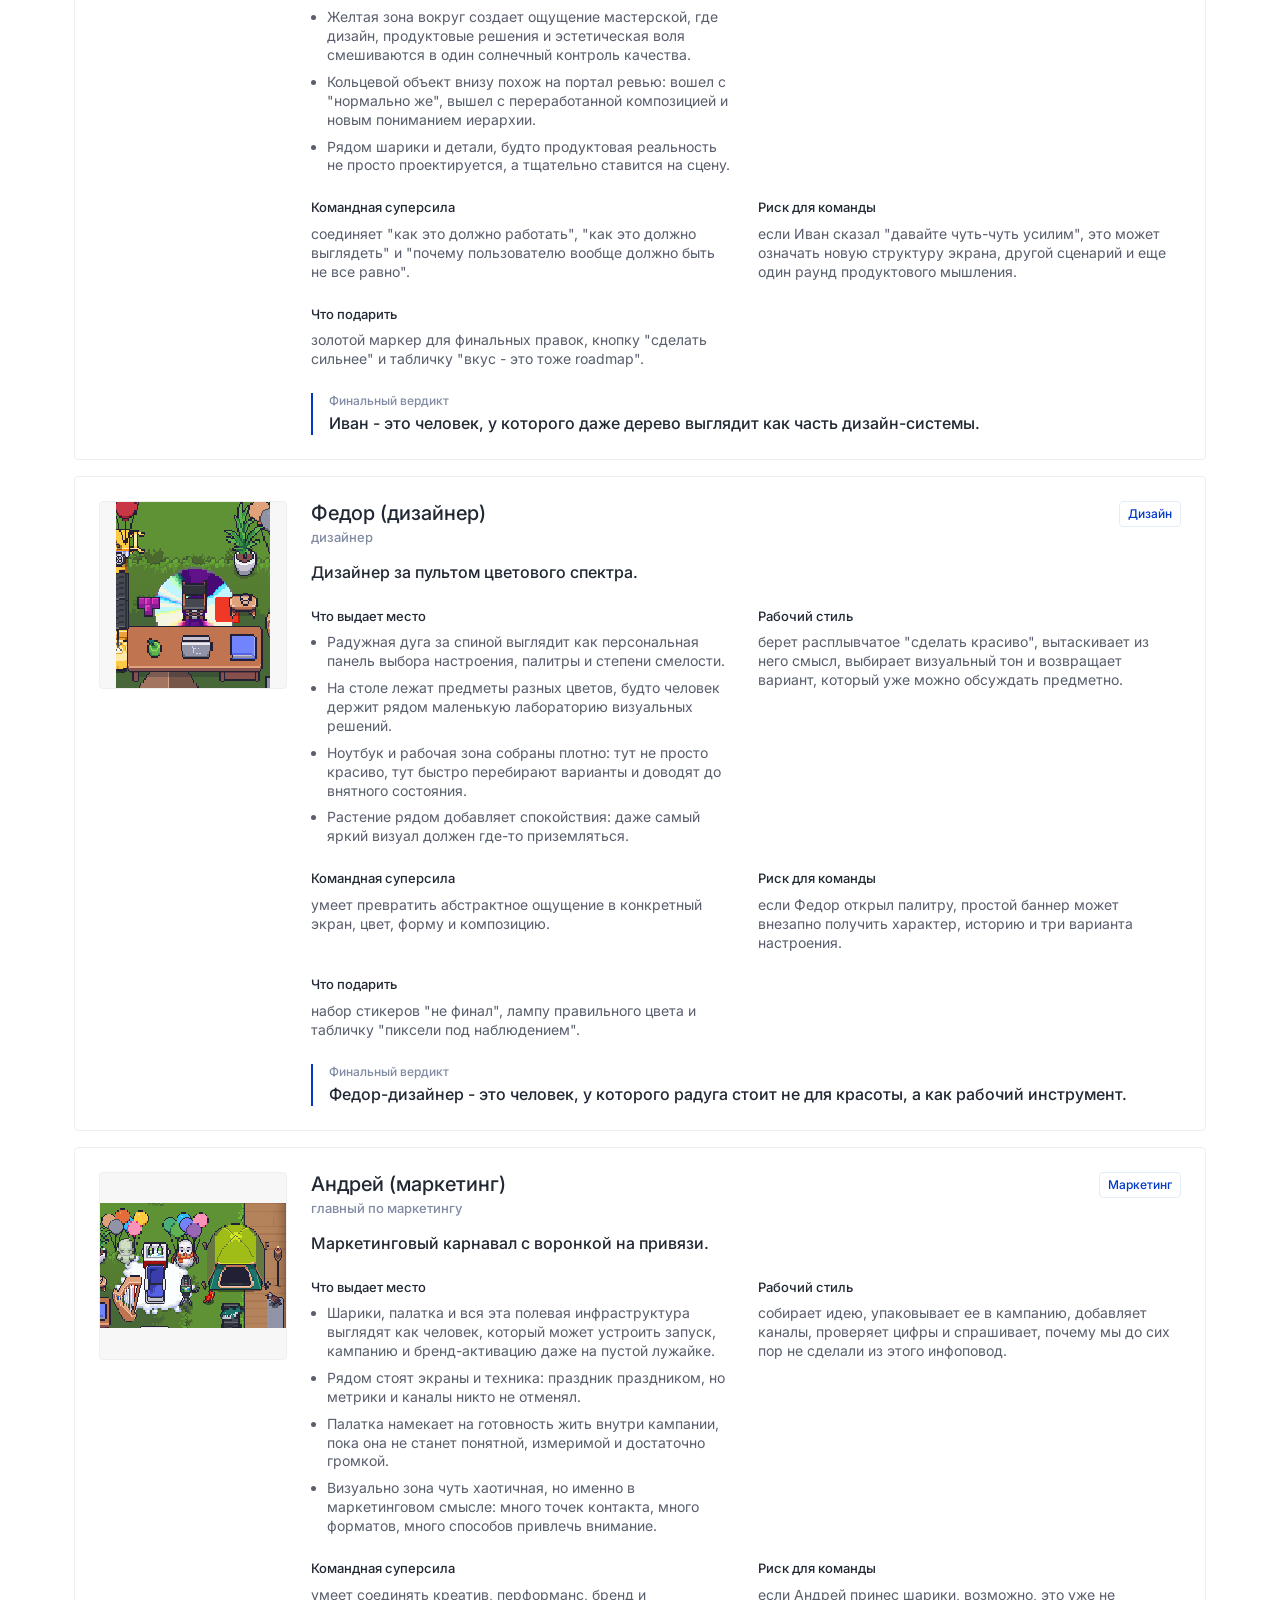
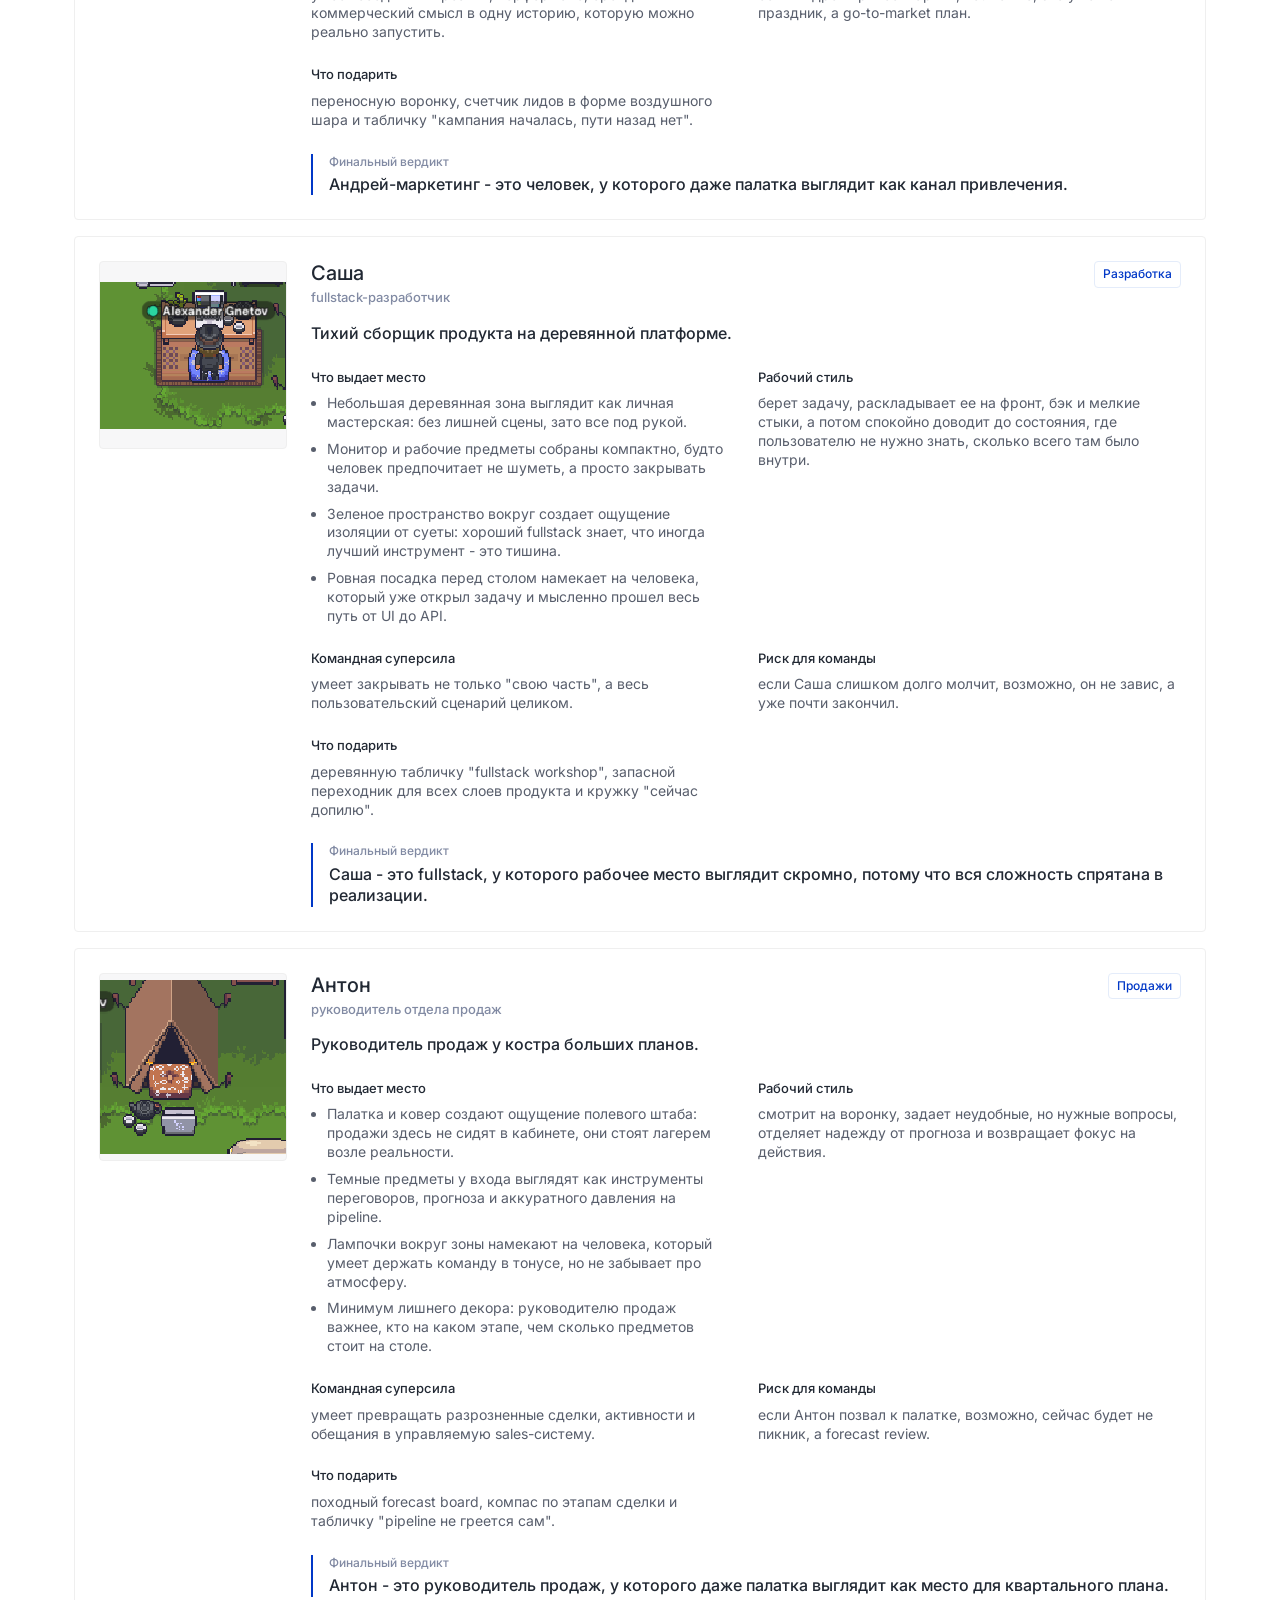
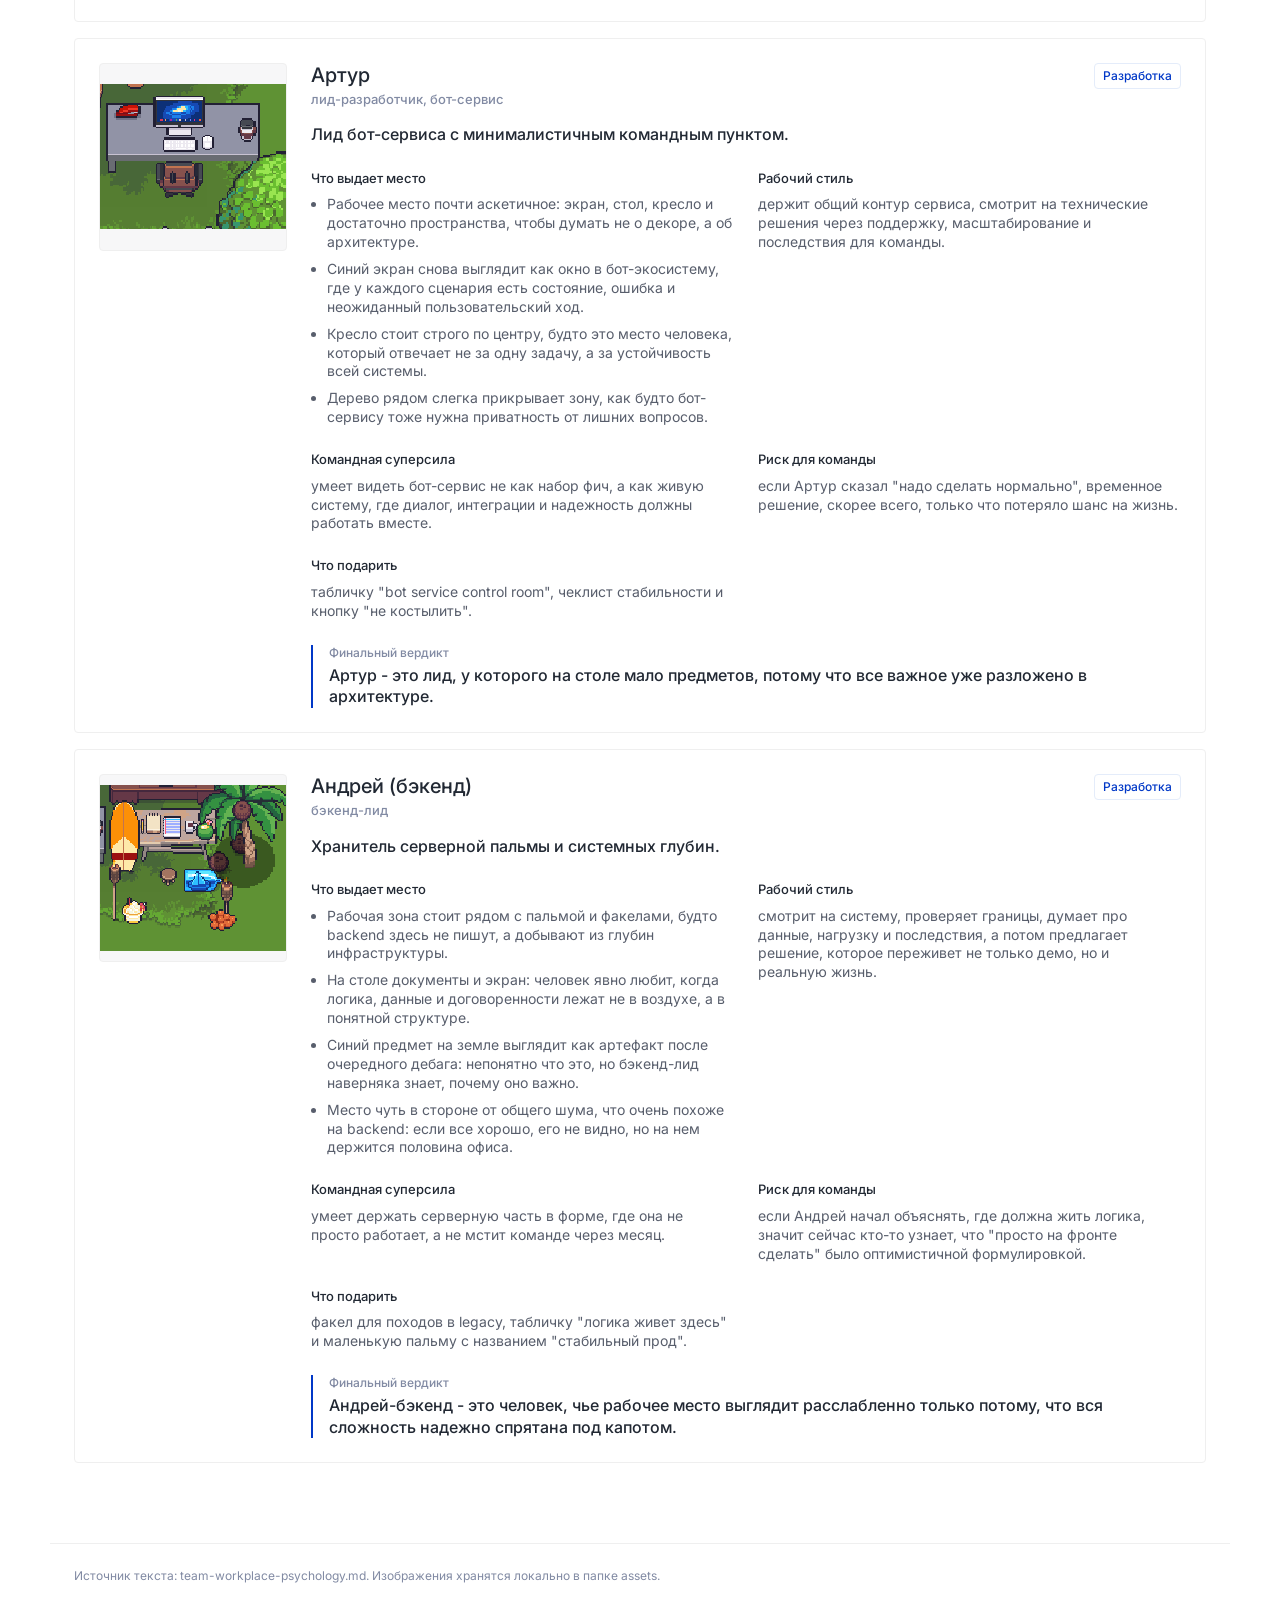
<file: team/index.html>
<!doctype html>
<html lang="ru">
  <head>
    <meta charset="utf-8" />
    <meta name="viewport" content="width=device-width, initial-scale=1" />
    <title>Шуточная психология рабочих мест</title>
    <link rel="preconnect" href="https://fonts.googleapis.com" />
    <link rel="preconnect" href="https://fonts.gstatic.com" crossorigin />
    <link
      href="https://fonts.googleapis.com/css2?family=Inter:wght@400;500;600&display=swap&subset=cyrillic,latin"
      rel="stylesheet"
    />
    <style>
      :root {
        --blue: #0138c7;
        --blue-hover: #0032b1;
        --blue-sea: #e4ecfa;
        --blue-lightest: #f6f8fe;
        --text-primary: #212833;
        --text-secondary: #818aa3;
        --text-tertiary: #585e6c;
        --text-disabled: #c7c8ca;
        --surface-page: #ffffff;
        --surface-light: #fafafa;
        --surface-subtle: #f7f7f8;
        --border-default: #efefef;
        --border-strong: #dddedf;
        --success: #0d9655;
        --danger: #cc3333;
        --purple: #8a38f5;
        --orange: #ff9e2c;
        --yellow: #f2c300;
        --teal: #0dacaa;
      }

      * {
        box-sizing: border-box;
        letter-spacing: 0;
      }

      html {
        scroll-behavior: auto;
      }

      body {
        margin: 0;
        background: var(--surface-page);
        color: var(--text-primary);
        font-family: Inter, system-ui, -apple-system, BlinkMacSystemFont, "Segoe UI", sans-serif;
        font-size: 14px;
        line-height: 1.35;
      }

      button,
      input {
        font: inherit;
      }

      button {
        cursor: pointer;
      }

      .page {
        min-height: 100vh;
      }

      .hero {
        border-bottom: 1px solid var(--border-default);
        background: var(--surface-page);
      }

      .hero-inner {
        display: grid;
        grid-template-columns: minmax(0, 0.82fr) minmax(320px, 1.18fr);
        gap: 40px;
        align-items: center;
        max-width: 1180px;
        margin: 0 auto;
        padding: 64px 24px 40px;
      }

      .eyebrow {
        margin: 0 0 12px;
        color: var(--text-secondary);
        font-size: 12px;
        font-weight: 500;
      }

      h1 {
        max-width: 560px;
        margin: 0;
        color: var(--text-primary);
        font-size: 32px;
        font-weight: 600;
        line-height: 1.12;
      }

      .lead {
        max-width: 600px;
        margin: 16px 0 0;
        color: var(--text-tertiary);
        font-size: 14px;
        font-weight: 400;
      }

      .hero-actions {
        display: flex;
        flex-wrap: wrap;
        gap: 8px;
        margin-top: 24px;
      }

      .button {
        display: inline-flex;
        align-items: center;
        justify-content: center;
        min-height: 36px;
        border: 1px solid var(--border-strong);
        border-radius: 4px;
        background: var(--surface-page);
        color: var(--text-primary);
        padding: 8px 16px;
        font-size: 13px;
        font-weight: 500;
        text-decoration: none;
      }

      .button:hover {
        background: var(--surface-light);
      }

      .button-primary {
        border-color: var(--blue);
        background: var(--blue);
        color: #ffffff;
      }

      .button-primary:hover {
        background: var(--blue-hover);
      }

      .overview {
        margin: 0;
      }

      .overview img {
        display: block;
        width: 100%;
        max-height: 420px;
        border: 1px solid var(--border-default);
        border-radius: 4px;
        background: var(--surface-subtle);
        object-fit: contain;
      }

      .overview figcaption {
        margin-top: 8px;
        color: var(--text-secondary);
        font-size: 12px;
        font-weight: 400;
      }

      .summary-band {
        border-bottom: 1px solid var(--border-default);
        background: var(--surface-light);
      }

      .summary-grid {
        display: grid;
        grid-template-columns: repeat(4, minmax(0, 1fr));
        gap: 16px;
        max-width: 1180px;
        margin: 0 auto;
        padding: 24px;
      }

      .metric {
        min-height: 88px;
        border: 1px solid var(--border-default);
        border-radius: 4px;
        background: var(--surface-page);
        padding: 16px;
      }

      .metric-value {
        display: block;
        color: var(--text-primary);
        font-size: 32px;
        font-weight: 600;
        line-height: 1;
      }

      .metric-label {
        display: block;
        margin-top: 8px;
        color: var(--text-secondary);
        font-size: 12px;
        font-weight: 500;
      }

      .toolbar {
        position: sticky;
        top: 0;
        z-index: 5;
        border-bottom: 1px solid var(--border-default);
        background: var(--surface-page);
      }

      .toolbar-inner {
        display: grid;
        grid-template-columns: minmax(280px, 1fr) auto;
        gap: 16px;
        align-items: center;
        max-width: 1180px;
        margin: 0 auto;
        padding: 16px 24px;
      }

      .search {
        width: 100%;
        min-height: 40px;
        border: 1px solid var(--border-strong);
        border-radius: 4px;
        background: var(--surface-page);
        color: var(--text-primary);
        padding: 8px 12px;
        font-size: 13px;
        font-weight: 500;
        outline: none;
      }

      .search:focus {
        border-color: var(--blue);
      }

      .filters {
        display: flex;
        flex-wrap: wrap;
        justify-content: flex-end;
        gap: 8px;
      }

      .filter-button {
        min-height: 32px;
        border: 1px solid var(--border-default);
        border-radius: 4px;
        background: var(--surface-page);
        color: var(--text-tertiary);
        padding: 6px 12px;
        font-size: 13px;
        font-weight: 500;
      }

      .filter-button:hover {
        background: var(--surface-light);
      }

      .filter-button.is-active {
        border-color: var(--blue);
        background: var(--blue);
        color: #ffffff;
      }

      .content {
        max-width: 1180px;
        margin: 0 auto;
        padding: 32px 24px 80px;
      }

      .section-heading {
        display: flex;
        align-items: flex-end;
        justify-content: space-between;
        gap: 16px;
        margin-bottom: 16px;
      }

      h2 {
        margin: 0;
        color: var(--text-primary);
        font-size: 24px;
        font-weight: 500;
        line-height: 1.2;
      }

      .shown-count {
        color: var(--text-secondary);
        font-size: 12px;
        font-weight: 500;
      }

      .cards {
        display: grid;
        grid-template-columns: 1fr;
        gap: 16px;
      }

      .person-card {
        display: grid;
        grid-template-columns: 188px minmax(0, 1fr);
        gap: 24px;
        border: 1px solid var(--border-default);
        border-radius: 4px;
        background: var(--surface-page);
        padding: 24px;
      }

      .person-card[hidden] {
        display: none;
      }

      .person-media {
        display: flex;
        min-width: 0;
        align-items: flex-start;
        justify-content: center;
      }

      .person-media img {
        width: 188px;
        aspect-ratio: 1 / 1;
        border: 1px solid var(--border-default);
        border-radius: 4px;
        background: var(--surface-subtle);
        image-rendering: pixelated;
        object-fit: contain;
      }

      .person-head {
        display: grid;
        grid-template-columns: minmax(0, 1fr) auto;
        gap: 16px;
        align-items: start;
      }

      h3 {
        margin: 0;
        color: var(--text-primary);
        font-size: 20px;
        font-weight: 500;
        line-height: 1.2;
      }

      .role {
        margin: 4px 0 0;
        color: var(--text-secondary);
        font-size: 13px;
        font-weight: 500;
      }

      .tags {
        display: flex;
        flex-wrap: wrap;
        justify-content: flex-end;
        gap: 6px;
      }

      .tag {
        min-height: 24px;
        border: 1px solid var(--border-default);
        border-radius: 4px;
        background: var(--surface-page);
        color: var(--text-tertiary);
        padding: 4px 8px;
        font-size: 12px;
        font-weight: 500;
      }

      .tag-primary {
        border-color: var(--blue-sea);
        color: var(--blue);
      }

      .archetype {
        margin: 16px 0 0;
        color: var(--text-primary);
        font-size: 16px;
        font-weight: 500;
        line-height: 1.35;
      }

      .details {
        display: grid;
        grid-template-columns: minmax(0, 1fr) minmax(0, 1fr);
        gap: 24px;
        margin-top: 24px;
      }

      .detail-block h4 {
        margin: 0 0 8px;
        color: var(--text-primary);
        font-size: 13px;
        font-weight: 500;
      }

      .detail-block p,
      .detail-block li {
        color: var(--text-tertiary);
        font-size: 14px;
        font-weight: 400;
      }

      .detail-block p {
        margin: 0;
      }

      .detail-block ul {
        display: grid;
        gap: 8px;
        margin: 0;
        padding: 0 0 0 16px;
      }

      .verdict {
        margin-top: 24px;
        border-left: 2px solid var(--blue);
        padding-left: 16px;
      }

      .verdict-label {
        display: block;
        margin-bottom: 4px;
        color: var(--text-secondary);
        font-size: 12px;
        font-weight: 500;
      }

      .verdict-text {
        margin: 0;
        color: var(--text-primary);
        font-size: 16px;
        font-weight: 500;
        line-height: 1.35;
      }

      .empty-state {
        border: 1px solid var(--border-default);
        border-radius: 4px;
        background: var(--surface-page);
        padding: 40px 24px;
        text-align: center;
      }

      .empty-state[hidden] {
        display: none;
      }

      .empty-state h3 {
        margin-bottom: 8px;
        font-size: 16px;
      }

      .empty-state p {
        margin: 0;
        color: var(--text-secondary);
        font-size: 13px;
        font-weight: 500;
      }

      .footer-note {
        max-width: 1180px;
        margin: 0 auto;
        border-top: 1px solid var(--border-default);
        padding: 24px;
        color: var(--text-secondary);
        font-size: 12px;
        font-weight: 400;
      }

      .load-error {
        max-width: 760px;
        margin: 40px auto;
        border: 1px solid var(--border-default);
        border-radius: 4px;
        background: var(--blue-lightest);
        padding: 24px;
      }

      .load-error h2 {
        font-size: 20px;
      }

      .load-error p,
      .load-error code {
        color: var(--text-tertiary);
        font-size: 14px;
      }

      @media (max-width: 920px) {
        .hero-inner,
        .toolbar-inner {
          grid-template-columns: 1fr;
        }

        .filters {
          justify-content: flex-start;
        }

        .summary-grid {
          grid-template-columns: repeat(2, minmax(0, 1fr));
        }

        .person-card {
          grid-template-columns: 148px minmax(0, 1fr);
        }

        .person-media img {
          width: 148px;
        }

        .details {
          grid-template-columns: 1fr;
        }
      }

      @media (max-width: 640px) {
        .hero-inner {
          padding: 40px 16px 32px;
        }

        h1 {
          font-size: 24px;
        }

        .summary-grid,
        .content,
        .toolbar-inner {
          padding-left: 16px;
          padding-right: 16px;
        }

        .summary-grid {
          grid-template-columns: 1fr;
        }

        .person-card {
          grid-template-columns: 1fr;
          padding: 16px;
        }

        .person-media {
          justify-content: flex-start;
        }

        .person-media img {
          width: min(188px, 100%);
        }

        .person-head {
          grid-template-columns: 1fr;
        }

        .tags {
          justify-content: flex-start;
        }

        .section-heading {
          align-items: flex-start;
          flex-direction: column;
        }
      }

      @media print {
        .toolbar,
        .hero-actions {
          display: none;
        }

        .hero-inner,
        .summary-grid,
        .content {
          max-width: none;
          padding: 16px 0;
        }

        .person-card {
          break-inside: avoid;
          page-break-inside: avoid;
        }
      }
    </style>
  </head>
  <body>
    <main class="page">
      <header class="hero">
        <div class="hero-inner">
          <div>
            <p class="eyebrow">MyMeet.ai internal artifact</p>
            <h1>Шуточная психология рабочих мест</h1>
            <p class="lead">
              Командный атлас по пиксельному офису: кто где сидит, какие странные сигналы подает рабочее место и какую суперсилу это выдает.
              Это дружелюбная интерпретация, не диагностика и не оценка людей.
            </p>
            <div class="hero-actions">
              <a class="button button-primary" href="#team">Смотреть карточки</a>
            </div>
          </div>
          <figure class="overview">
            <img src="/team/assets/office-overview.png" alt="Общий вид пиксельного офиса команды" />
            <figcaption>Общий план офиса, из которого собраны рабочие места участников.</figcaption>
          </figure>
        </div>
      </header>

      <section class="summary-band" aria-label="Сводка">
        <div class="summary-grid">
          <div class="metric">
            <span class="metric-value" id="total-count">0</span>
            <span class="metric-label">участников</span>
          </div>
          <div class="metric">
            <span class="metric-value" id="dev-count">0</span>
            <span class="metric-label">технических ролей</span>
          </div>
          <div class="metric">
            <span class="metric-value" id="gtm-count">0</span>
            <span class="metric-label">продажи и маркетинг</span>
          </div>
          <div class="metric">
            <span class="metric-value" id="design-count">0</span>
            <span class="metric-label">дизайн и продукт</span>
          </div>
        </div>
      </section>

      <nav class="toolbar" aria-label="Фильтры команды">
        <div class="toolbar-inner">
          <input class="search" id="search" type="search" placeholder="Искать по имени, роли или архетипу" />
          <div class="filters" id="filters"></div>
        </div>
      </nav>

      <section class="content" id="team">
        <div class="section-heading">
          <h2>Карточки участников</h2>
          <span class="shown-count" id="shown-count">Загрузка</span>
        </div>
        <div class="cards" id="cards"></div>
        <div class="empty-state" id="empty-state" hidden>
          <h3>Ничего не найдено</h3>
          <p>Попробовать другой фильтр или поисковую фразу.</p>
        </div>
      </section>
    </main>

    <footer class="footer-note">
      Источник текста: team-workplace-psychology.md. Изображения хранятся локально в папке assets.
    </footer>

    <script>
      const FILTERS = ["Все", "Продажи", "Маркетинг", "Разработка", "Дизайн", "Саппорт", "Фаундеры"];
      const state = {
        filter: "Все",
        search: "",
        people: [],
      };

      const fieldLabels = {
        role: "Роль",
        image: "Скриншот",
        archetype: "Архетип",
        style: "Рабочий стиль",
        superpower: "Командная суперсила",
        risk: "Риск для команды",
        gift: "Что подарить",
        verdict: "Финальный вердикт",
      };

      document.addEventListener("DOMContentLoaded", init);

      async function init() {
        document.getElementById("search").addEventListener("input", (event) => {
          state.search = event.target.value.trim().toLowerCase();
          applyFilters();
        });

        try {
          const response = await fetch("/team/team-workplace-psychology.md");
          if (!response.ok) {
            throw new Error("Markdown source unavailable");
          }

          const source = await response.text();
          state.people = parsePeople(source);
          renderFilters();
          renderSummary();
          renderCards();
          applyFilters();
        } catch (error) {
          renderLoadError();
        }
      }

      function parsePeople(markdown) {
        // Markdown stays the content source; the page only adapts it into presentational cards.
        const sections = markdown.split(/\n### /).slice(1);

        return sections.map((section) => {
          const firstLineBreak = section.indexOf("\n");
          const name = section.slice(0, firstLineBreak).trim();
          const body = section.slice(firstLineBreak + 1);
          const role = pickInline(body, fieldLabels.role);
          const tags = deriveTags(name, role);

          return {
            name,
            role,
            tags,
            image: pickInline(body, fieldLabels.image),
            archetype: pickInline(body, fieldLabels.archetype),
            clues: pickBullets(body),
            style: pickInline(body, fieldLabels.style),
            superpower: pickInline(body, fieldLabels.superpower),
            risk: pickInline(body, fieldLabels.risk),
            gift: pickInline(body, fieldLabels.gift),
            verdict: pickInline(body, fieldLabels.verdict),
          };
        });
      }

      function pickInline(body, label) {
        const escaped = label.replace(/[.*+?^${}()|[\]\\]/g, "\\$&");
        const pattern = new RegExp(`\\*\\*${escaped}:\\*\\*\\s*([^\\n]+)`, "m");
        const match = body.match(pattern);
        return cleanMarkdown(match ? match[1] : "");
      }

      function pickBullets(body) {
        const marker = "**Что выдает рабочее место:**";
        const start = body.indexOf(marker);
        if (start === -1) {
          return [];
        }

        const afterMarker = body.slice(start + marker.length);
        const end = afterMarker.search(/\n\*\*Рабочий стиль:\*\*/);
        const chunk = end >= 0 ? afterMarker.slice(0, end) : afterMarker;
        return Array.from(chunk.matchAll(/^- (.+)$/gm), (match) => cleanMarkdown(match[1]));
      }

      function cleanMarkdown(value) {
        return value
          .replace(/\[CANONICAL\]/g, "")
          .replace(/`([^`]+)`/g, "$1")
          .replace(/\*\*/g, "")
          .replace(/\s+/g, " ")
          .trim();
      }

      function deriveTags(name, role) {
        // Tags are derived from roles so the markdown does not need duplicate filter metadata.
        const text = `${name} ${role}`.toLowerCase();
        const tags = new Set();

        if (/со-основатель|cto/.test(text)) {
          tags.add("Фаундеры");
        }

        if (/сейлз|продаж|аккаунт/.test(text)) {
          tags.add("Продажи");
        }

        if (/маркет|seo|paid|контент/.test(text)) {
          tags.add("Маркетинг");
        }

        if (/fullstack|разработ|бэкенд|бот-сервис|cto/.test(text)) {
          tags.add("Разработка");
        }

        if (/дизайн|дизайнер|продакт/.test(text)) {
          tags.add("Дизайн");
        }

        if (/саппорт|документооборот/.test(text)) {
          tags.add("Саппорт");
        }

        return Array.from(tags);
      }

      function renderFilters() {
        const filters = document.getElementById("filters");
        filters.innerHTML = FILTERS.map((filter) => {
          const activeClass = filter === state.filter ? " is-active" : "";
          return `<button class="filter-button${activeClass}" type="button" data-filter="${escapeHtml(filter)}">${escapeHtml(filter)}</button>`;
        }).join("");

        filters.addEventListener("click", (event) => {
          const button = event.target.closest("[data-filter]");
          if (!button) {
            return;
          }

          state.filter = button.dataset.filter;
          applyFilters();
        });
      }

      function renderSummary() {
        const people = state.people;
        const hasTag = (person, tag) => person.tags.includes(tag);
        const gtmCount = people.filter((person) => hasTag(person, "Продажи") || hasTag(person, "Маркетинг")).length;

        document.getElementById("total-count").textContent = people.length;
        document.getElementById("dev-count").textContent = people.filter((person) => hasTag(person, "Разработка")).length;
        document.getElementById("gtm-count").textContent = gtmCount;
        document.getElementById("design-count").textContent = people.filter((person) => hasTag(person, "Дизайн")).length;
      }

      function renderCards() {
        const cards = document.getElementById("cards");
        cards.innerHTML = state.people.map((person, index) => renderCard(person, index)).join("");
      }

      function renderCard(person, index) {
        // Asset paths are served from /team so the route works with and without a trailing slash.
        const imageSrc = person.image.startsWith("assets/") ? `/team/${person.image}` : person.image;
        const primaryTag = person.tags[0] || "Команда";
        const tagMarkup = person.tags.map((tag, tagIndex) => {
          const className = tagIndex === 0 ? "tag tag-primary" : "tag";
          return `<span class="${className}">${escapeHtml(tag)}</span>`;
        }).join("");
        const cluesMarkup = person.clues.map((clue) => `<li>${escapeHtml(clue)}</li>`).join("");
        const searchText = [
          person.name,
          person.role,
          person.archetype,
          person.verdict,
          person.tags.join(" "),
        ].join(" ").toLowerCase();

        return `
          <article
            class="person-card"
            data-tags="${escapeHtml(person.tags.join("|"))}"
            data-search="${escapeHtml(searchText)}"
            data-primary-tag="${escapeHtml(primaryTag)}"
          >
            <div class="person-media">
              <img src="${escapeHtml(imageSrc)}" alt="Рабочее место: ${escapeHtml(person.name)}" loading="${index < 4 ? "eager" : "lazy"}" />
            </div>
            <div class="person-content">
              <div class="person-head">
                <div>
                  <h3>${escapeHtml(person.name)}</h3>
                  <p class="role">${escapeHtml(person.role)}</p>
                </div>
                <div class="tags" aria-label="Роли и направления">${tagMarkup}</div>
              </div>

              <p class="archetype">${escapeHtml(person.archetype)}</p>

              <div class="details">
                <section class="detail-block">
                  <h4>Что выдает место</h4>
                  <ul>${cluesMarkup}</ul>
                </section>
                <section class="detail-block">
                  <h4>Рабочий стиль</h4>
                  <p>${escapeHtml(person.style)}</p>
                </section>
                <section class="detail-block">
                  <h4>Командная суперсила</h4>
                  <p>${escapeHtml(person.superpower)}</p>
                </section>
                <section class="detail-block">
                  <h4>Риск для команды</h4>
                  <p>${escapeHtml(person.risk)}</p>
                </section>
                <section class="detail-block">
                  <h4>Что подарить</h4>
                  <p>${escapeHtml(person.gift)}</p>
                </section>
              </div>

              <div class="verdict">
                <span class="verdict-label">Финальный вердикт</span>
                <p class="verdict-text">${escapeHtml(person.verdict)}</p>
              </div>
            </div>
          </article>
        `;
      }

      function applyFilters() {
        const cards = Array.from(document.querySelectorAll(".person-card"));
        let visible = 0;

        cards.forEach((card) => {
          const tags = card.dataset.tags.split("|");
          const text = card.dataset.search;
          const matchesFilter = state.filter === "Все" || tags.includes(state.filter);
          const matchesSearch = matchesSearchText(text, state.search);
          const shouldShow = matchesFilter && matchesSearch;

          card.hidden = !shouldShow;
          if (shouldShow) {
            visible += 1;
          }
        });

        document.querySelectorAll(".filter-button").forEach((button) => {
          button.classList.toggle("is-active", button.dataset.filter === state.filter);
        });

        document.getElementById("shown-count").textContent = `${visible} карточек`;
        document.getElementById("empty-state").hidden = visible !== 0;
      }

      function matchesSearchText(text, query) {
        // Prefix matching keeps short name searches from matching inside unrelated words.
        if (!query) {
          return true;
        }

        if (query.length < 3) {
          return text.includes(query);
        }

        return text
          .split(/[^a-zа-яё0-9]+/i)
          .filter(Boolean)
          .some((word) => word.startsWith(query));
      }

      function renderLoadError() {
        document.querySelector(".page").innerHTML = `
          <section class="load-error">
            <h2>Не удалось загрузить markdown</h2>
            <p>Страница читает <code>/team/team-workplace-psychology.md</code> через браузерный fetch. Откройте ее через локальный сервер из корня репозитория.</p>
            <p><code>python3 -m http.server 4174</code></p>
          </section>
        `;
      }

      function escapeHtml(value) {
        return String(value)
          .replace(/&/g, "&amp;")
          .replace(/</g, "&lt;")
          .replace(/>/g, "&gt;")
          .replace(/"/g, "&quot;")
          .replace(/'/g, "&#039;");
      }
    </script>
  </body>
</html>
</file>
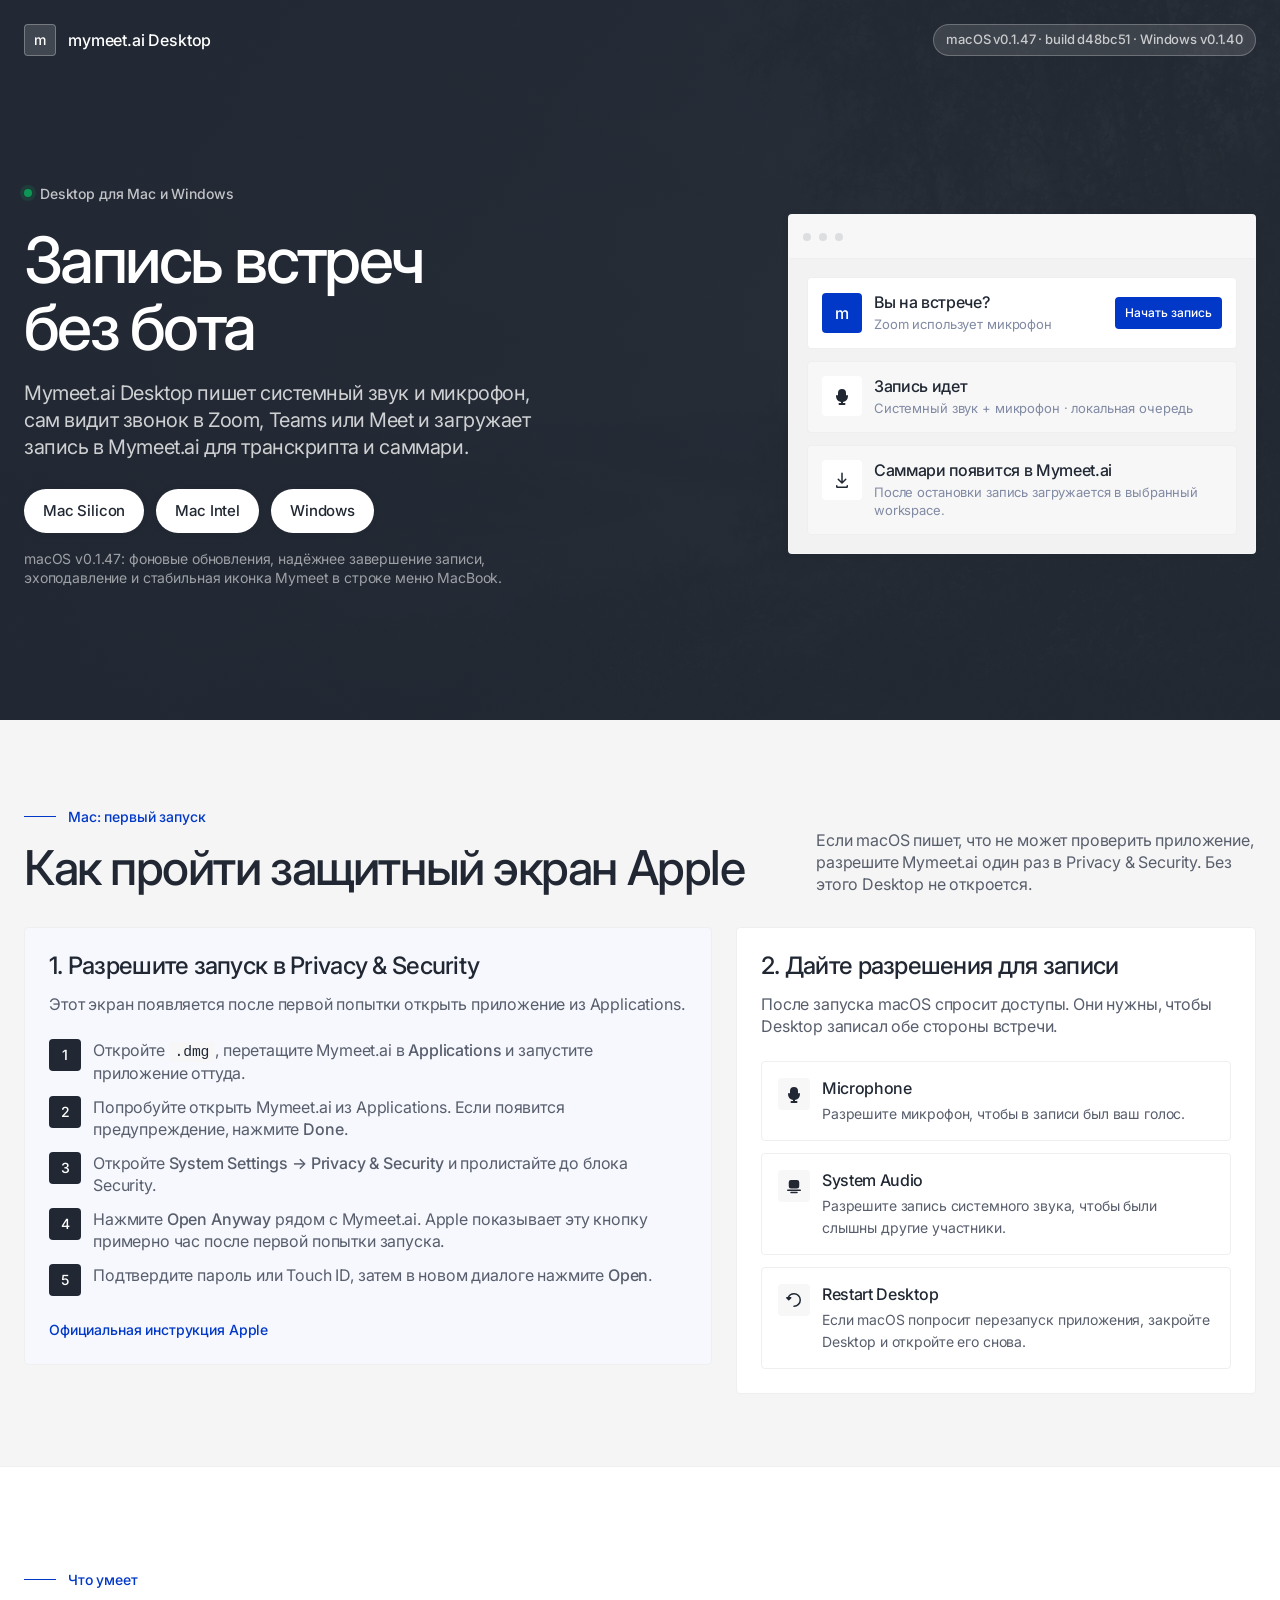
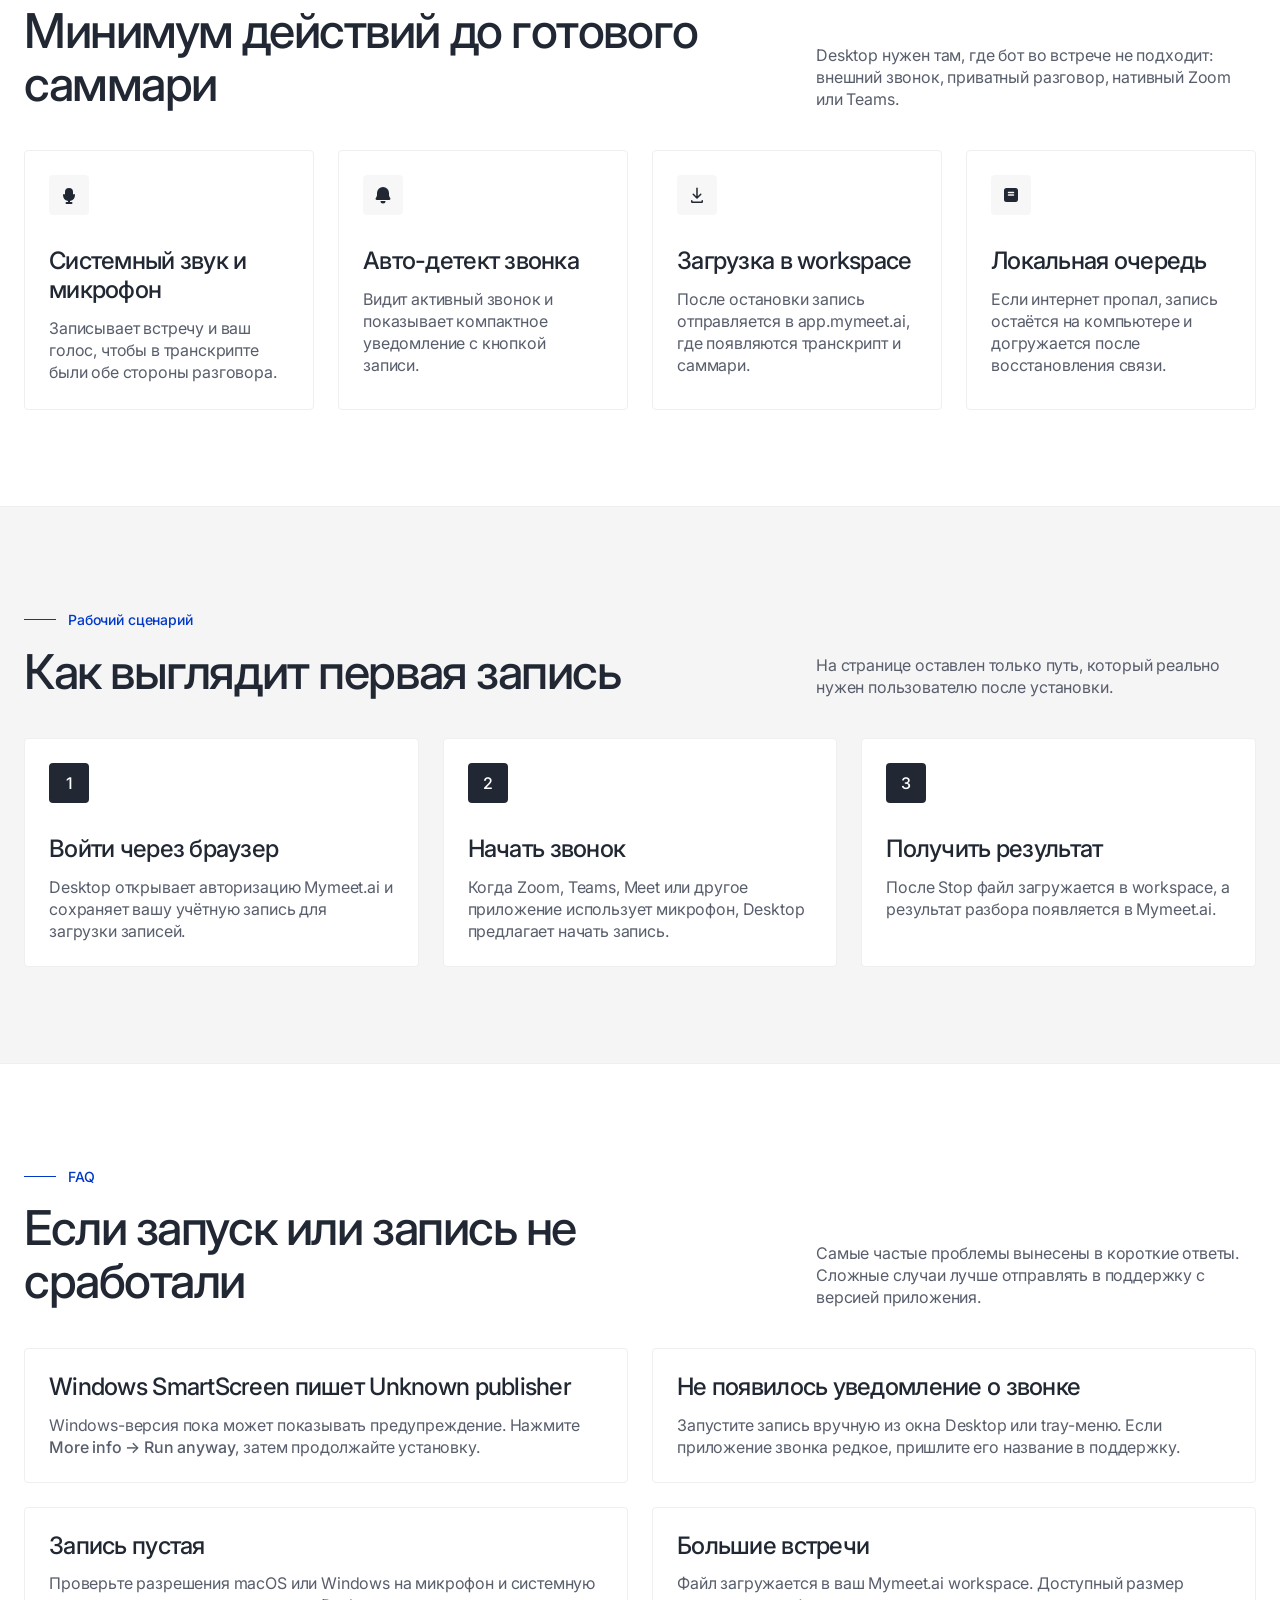
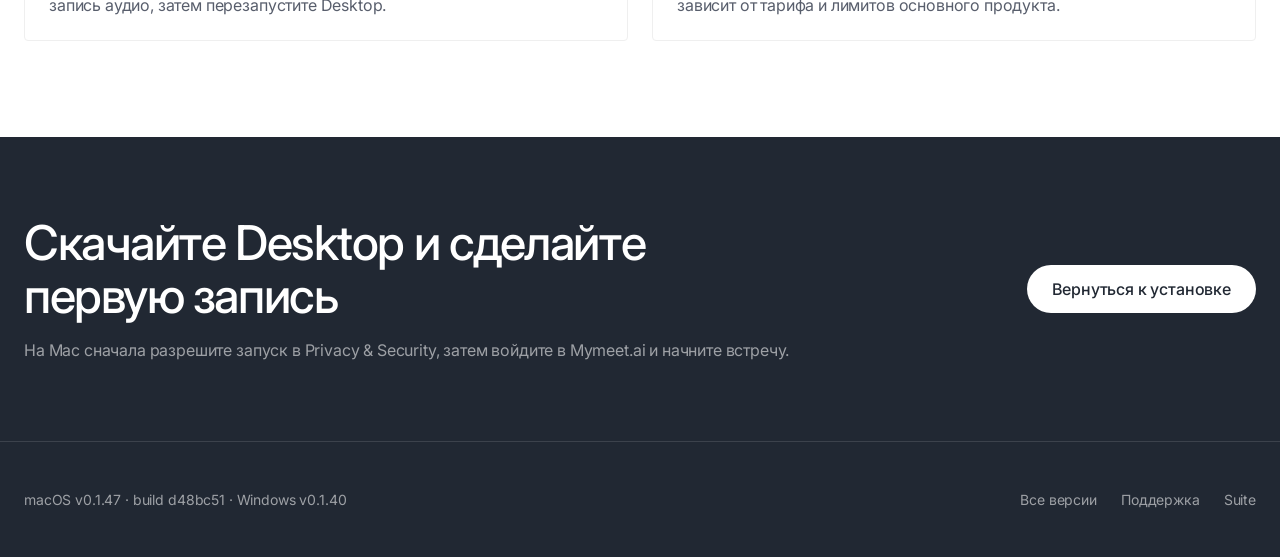
<file: desktop.html>
<!DOCTYPE html>
<html lang="ru-RU">

<head>
  <meta charset="UTF-8">
  <meta name="viewport" content="width=device-width, initial-scale=1.0, maximum-scale=5.0, viewport-fit=cover">

  <title>Mymeet.ai Desktop — запись встреч без бота</title>
  <meta name="description" content="Mymeet.ai Desktop записывает системный звук и микрофон на Mac и Windows, сам видит звонок и отправляет запись в app.mymeet.ai для транскрипта и саммари.">
  <meta name="robots" content="index, follow, max-image-preview:large">
  <link rel="canonical" href="https://suite.mymeet.ai/desktop.html">

  <meta property="og:title" content="Mymeet.ai Desktop — запись встреч без бота">
  <meta property="og:description" content="Mac и Windows. Запись системного звука и микрофона, авто-детект звонка, загрузка в Mymeet.ai.">
  <meta property="og:type" content="website">
  <meta property="og:url" content="https://suite.mymeet.ai/desktop.html">
  <meta property="og:locale" content="ru_RU">
  <link rel="icon" href="data:,">

  <link rel="preconnect" href="https://fonts.googleapis.com">
  <link rel="preconnect" href="https://fonts.gstatic.com" crossorigin>
  <link href="https://fonts.googleapis.com/css2?family=Inter:wght@400;500&amp;display=swap" rel="stylesheet">

  <style>
    *, *::before, *::after { box-sizing: border-box; margin: 0; padding: 0; }

    /* Desktop landing keeps the public-site marketing tokens, not dense app UI tokens. */
    :root {
      --brand-blue: #0138C7;
      --brand-blue-hover: #0032B1;
      --page: #F5F5F5;
      --card: #FFFFFF;
      --muted: #F3F3F3;
      --subtle: #F7F7F8;
      --info: #F6F8FE;
      --text: #212833;
      --text-secondary: #818AA3;
      --text-tertiary: #585E6C;
      --border: #EFEFEF;
      --border-strong: #DDDEDF;
      --success: #0D9655;
      --danger: #CC3333;
      --ink: #212833;
      --radius: 4px;
      --pill: 999px;
      --content: 1300px;
    }

    html { scroll-behavior: smooth; }

    body {
      font-family: "Inter", system-ui, -apple-system, BlinkMacSystemFont, "Segoe UI", sans-serif;
      color: var(--text);
      background: var(--page);
      font-size: 16px;
      line-height: 1.375;
      -webkit-font-smoothing: antialiased;
      text-rendering: optimizeLegibility;
    }

    strong { font-weight: 500; }
    a { color: inherit; }
    code {
      padding: 2px 6px;
      border-radius: var(--radius);
      color: var(--text);
      background: var(--subtle);
      font-family: ui-monospace, SFMono-Regular, Menlo, Monaco, Consolas, monospace;
      font-size: .92em;
    }

    .container {
      width: min(100% - 48px, var(--content));
      margin: 0 auto;
    }

    .site-header {
      position: absolute;
      inset: 0 0 auto;
      z-index: 10;
      padding: 24px 0;
    }

    .header-inner {
      display: flex;
      align-items: center;
      justify-content: space-between;
      gap: 24px;
    }

    .logo {
      display: inline-flex;
      align-items: center;
      gap: 12px;
      color: #FFFFFF;
      text-decoration: none;
      font-size: 16px;
      font-weight: 500;
      letter-spacing: -0.16px;
    }

    .logo-mark {
      display: grid;
      width: 32px;
      height: 32px;
      place-items: center;
      border: 1px solid rgba(255,255,255,.28);
      border-radius: var(--radius);
      background: rgba(255,255,255,.14);
      color: #FFFFFF;
      font-size: 14px;
      font-weight: 500;
    }

    .release-pill {
      display: inline-flex;
      align-items: center;
      min-height: 32px;
      padding: 0 12px;
      border: 1px solid rgba(255,255,255,.24);
      border-radius: var(--pill);
      color: rgba(255,255,255,.72);
      background: rgba(255,255,255,.12);
      font-size: 13px;
      font-weight: 500;
      letter-spacing: -0.13px;
    }

    .button {
      display: inline-flex;
      align-items: center;
      justify-content: center;
      min-height: 48px;
      padding: 0 24px;
      border: 1px solid transparent;
      border-radius: var(--radius);
      color: var(--text);
      background: var(--card);
      text-decoration: none;
      font-size: 16px;
      font-weight: 500;
      letter-spacing: -0.16px;
      white-space: nowrap;
      cursor: pointer;
      transition: background-color .2s ease, border-color .2s ease, color .2s ease;
    }

    .button:hover { background: var(--subtle); }
    .button.primary { color: #FFFFFF; background: var(--brand-blue); }
    .button.primary:hover { background: var(--brand-blue-hover); }
    .button.light { border-radius: var(--pill); color: var(--text); background: #FFFFFF; }
    .button.hero-cta {
      min-width: 184px;
      box-shadow: 0 0 5px rgba(33,40,51,.20);
    }

    .download-actions {
      gap: 8px;
    }

    .button.download-cta {
      min-height: 44px;
      padding: 0 18px;
      font-size: 15px;
      letter-spacing: -0.15px;
      box-shadow: 0 0 5px rgba(33,40,51,.20);
    }

    .button.dark { color: #FFFFFF; background: var(--ink); }
    .button.dark:hover { background: #121821; }
    .button.outline { border-color: var(--border); background: transparent; }
    .button.outline:hover { background: var(--subtle); }

    .hero {
      position: relative;
      min-height: min(720px, 92vh);
      min-height: min(720px, 92svh);
      display: grid;
      align-items: center;
      padding: 96px 0 48px;
      color: #FFFFFF;
      overflow: hidden;
      background: #212833;
    }

    /* Keep the brand painting as atmosphere, not as the primary content. */
    .hero::before {
      content: "";
      position: absolute;
      inset: 0;
      background: url("images/marketing-landscape.jpg") right center / cover no-repeat;
      opacity: .24;
      filter: saturate(.82) contrast(.92);
      transform: scale(1.01);
    }

    .hero::after {
      content: "";
      position: absolute;
      inset: 0;
      background:
        linear-gradient(90deg, rgba(33,40,51,.96) 0%, rgba(33,40,51,.88) 48%, rgba(33,40,51,.72) 100%),
        linear-gradient(0deg, rgba(33,40,51,.30), rgba(33,40,51,.30));
    }

    .hero .container {
      position: relative;
      z-index: 1;
    }

    .hero-grid {
      display: grid;
      grid-template-columns: minmax(420px, 540px) minmax(360px, 480px);
      gap: clamp(32px, 5vw, 64px);
      align-items: center;
      justify-content: space-between;
    }

    .eyebrow {
      display: inline-flex;
      align-items: center;
      gap: 8px;
      margin-bottom: 24px;
      color: rgba(255,255,255,.72);
      font-size: 14px;
      font-weight: 500;
      letter-spacing: -0.14px;
    }

    .eyebrow::before {
      content: "";
      width: 8px;
      height: 8px;
      border-radius: var(--pill);
      background: var(--success);
      box-shadow: 0 0 0 4px rgba(13,150,85,.18);
    }

    h1 {
      max-width: 560px;
      color: #FFFFFF;
      font-size: clamp(48px, 5vw, 64px);
      line-height: 1.04;
      font-weight: 500;
      letter-spacing: -2.56px;
    }

    .lead {
      max-width: 540px;
      margin-top: 20px;
      color: rgba(255,255,255,.78);
      font-size: 20px;
      line-height: 1.35;
      letter-spacing: -0.42px;
    }

    .hero-actions {
      display: flex;
      flex-wrap: wrap;
      gap: 12px;
      margin-top: 28px;
    }

    .hero-note {
      margin-top: 16px;
      color: rgba(255,255,255,.56);
      font-size: 14px;
      letter-spacing: -0.14px;
    }

    .desktop-mockup {
      width: 100%;
      max-width: 468px;
      justify-self: end;
      border: 1px solid rgba(255,255,255,.24);
      border-radius: var(--radius);
      background: rgba(255,255,255,.94);
      color: var(--text);
      overflow: hidden;
      box-shadow: 0 0 5px rgba(33,40,51,.20);
    }

    .window-bar {
      display: flex;
      align-items: center;
      gap: 8px;
      height: 44px;
      padding: 0 14px;
      border-bottom: 1px solid var(--border);
      background: var(--subtle);
    }

    .dot {
      width: 8px;
      height: 8px;
      border-radius: var(--pill);
      background: var(--border-strong);
    }

    .mockup-body {
      display: grid;
      gap: 12px;
      padding: 18px;
    }

    .notification {
      display: grid;
      grid-template-columns: 40px minmax(0, 1fr) auto;
      gap: 12px;
      align-items: center;
      padding: 14px;
      border: 1px solid var(--border);
      border-radius: var(--radius);
      background: #FFFFFF;
    }

    .app-mark {
      display: grid;
      width: 40px;
      height: 40px;
      place-items: center;
      border-radius: var(--radius);
      color: #FFFFFF;
      background: var(--brand-blue);
      font-size: 16px;
      font-weight: 500;
    }

    .notification strong,
    .panel-row strong {
      display: block;
      color: var(--text);
      font-size: 16px;
      line-height: 1.25;
      font-weight: 500;
      letter-spacing: -0.32px;
    }

    .notification span:not(.mini-button),
    .panel-row span {
      display: block;
      margin-top: 4px;
      color: var(--text-secondary);
      font-size: 13px;
      letter-spacing: -0.13px;
    }

    .mini-button {
      display: inline-flex;
      align-items: center;
      justify-content: center;
      height: 32px;
      min-height: 32px;
      padding: 0 10px;
      border-radius: var(--radius);
      color: #FFFFFF;
      background: var(--brand-blue);
      font-size: 12px;
      line-height: 1;
      font-weight: 500;
      white-space: nowrap;
    }

    .panel-row {
      display: grid;
      grid-template-columns: 40px minmax(0, 1fr);
      gap: 12px;
      padding: 14px;
      border: 1px solid var(--border);
      border-radius: var(--radius);
      background: var(--subtle);
    }

    .icon-box {
      display: grid;
      width: 40px;
      height: 40px;
      place-items: center;
      border-radius: var(--radius);
      color: var(--text);
      background: #FFFFFF;
    }

    .icon-box svg {
      width: 20px;
      height: 20px;
      fill: currentColor;
    }

    section {
      padding: 96px 0;
    }

    .section-head {
      display: grid;
      grid-template-columns: minmax(0, 1fr) minmax(260px, 440px);
      align-items: end;
      gap: 40px;
      margin-bottom: 40px;
    }

    .label {
      display: inline-flex;
      align-items: center;
      gap: 12px;
      margin-bottom: 16px;
      color: var(--brand-blue);
      font-size: 14px;
      font-weight: 500;
      letter-spacing: -0.14px;
    }

    .label::before {
      content: "";
      width: 32px;
      height: 1px;
      background: var(--brand-blue);
    }

    h2 {
      max-width: 860px;
      color: var(--text);
      font-size: clamp(36px, 5vw, 48px);
      line-height: 1.1;
      font-weight: 500;
      letter-spacing: -1.44px;
    }

    .section-copy {
      color: var(--text-tertiary);
      font-size: 16px;
      line-height: 1.375;
      letter-spacing: -0.16px;
    }

    .install-section {
      background: var(--page);
      padding: 80px 0 72px;
    }

    .install-section .section-head {
      margin-bottom: 32px;
    }

    .install-layout {
      display: grid;
      grid-template-columns: minmax(0, 1fr) minmax(360px, 520px);
      gap: 24px;
      align-items: start;
    }

    .install-card,
    .info-card,
    .feature-card,
    .faq-card,
    .flow-card {
      border: 1px solid var(--border);
      border-radius: var(--radius);
      background: var(--card);
    }

    .install-card {
      padding: 24px;
    }

    .permission-list {
      display: grid;
      gap: 12px;
      margin-top: 24px;
    }

    .permission-item {
      display: grid;
      grid-template-columns: 32px minmax(0, 1fr);
      gap: 12px;
      align-items: start;
      padding: 16px;
      border: 1px solid var(--border);
      border-radius: var(--radius);
      background: #FFFFFF;
    }

    .permission-item .icon-box {
      width: 32px;
      height: 32px;
      background: var(--subtle);
    }

    .permission-item strong {
      display: block;
      margin-bottom: 4px;
      color: var(--text);
      font-size: 16px;
      line-height: 1.25;
      font-weight: 500;
      letter-spacing: -0.32px;
    }

    .permission-item span {
      color: var(--text-tertiary);
      font-size: 14px;
      line-height: 1.35;
      letter-spacing: -0.14px;
    }

    .download-list {
      display: grid;
      gap: 12px;
      margin-top: 24px;
    }

    .download-card {
      display: grid;
      grid-template-columns: minmax(0, 1fr) auto;
      gap: 16px;
      align-items: center;
      padding: 16px;
      border: 1px solid var(--border);
      border-radius: var(--radius);
      color: var(--text);
      background: #FFFFFF;
      text-decoration: none;
      transition: background-color .2s ease, border-color .2s ease;
    }

    .download-card:hover {
      border-color: var(--border-strong);
      background: var(--subtle);
    }

    .download-card strong {
      display: block;
      margin-bottom: 4px;
      color: var(--text);
      font-size: 16px;
      line-height: 1.25;
      letter-spacing: -0.32px;
    }

    .download-card span {
      color: var(--text-secondary);
      font-size: 13px;
      letter-spacing: -0.13px;
    }

    .download-card em {
      color: var(--brand-blue);
      font-style: normal;
      font-size: 14px;
      font-weight: 500;
      letter-spacing: -0.14px;
      white-space: nowrap;
    }

    .install-note {
      margin-top: 16px;
      color: var(--text-secondary);
      font-size: 14px;
      line-height: 1.35;
      letter-spacing: -0.14px;
    }

    .info-card {
      padding: 24px;
      background: #FFFFFF;
    }

    .info-card.highlight {
      background: var(--info);
    }

    .info-card h3,
    .install-card h3,
    .feature-card h3,
    .faq-card h3,
    .flow-card h3 {
      color: var(--text);
      font-size: 24px;
      line-height: 1.2;
      font-weight: 500;
      letter-spacing: -0.72px;
      margin-bottom: 12px;
    }

    .ordered-steps {
      display: grid;
      gap: 12px;
      margin-top: 24px;
      counter-reset: step;
      list-style: none;
    }

    .ordered-steps li {
      position: relative;
      display: grid;
      grid-template-columns: 32px minmax(0, 1fr);
      gap: 12px;
      color: var(--text-tertiary);
      font-size: 16px;
      line-height: 1.375;
      letter-spacing: -0.16px;
    }

    .ordered-steps li::before {
      counter-increment: step;
      content: counter(step);
      display: grid;
      width: 32px;
      height: 32px;
      place-items: center;
      border-radius: var(--radius);
      color: #FFFFFF;
      background: var(--ink);
      font-size: 14px;
      font-weight: 500;
    }

    .source-link {
      display: inline-flex;
      margin-top: 24px;
      color: var(--brand-blue);
      text-decoration: none;
      font-size: 14px;
      font-weight: 500;
      letter-spacing: -0.14px;
    }

    .source-link:hover { color: var(--brand-blue-hover); }

    .features {
      background: var(--card);
      border-top: 1px solid var(--border);
      border-bottom: 1px solid var(--border);
    }

    .feature-grid {
      display: grid;
      grid-template-columns: repeat(4, minmax(0, 1fr));
      gap: 24px;
    }

    .feature-card {
      min-height: 260px;
      padding: 24px;
    }

    .feature-card .icon-box {
      margin-bottom: 32px;
      background: var(--subtle);
    }

    .feature-card p,
    .faq-card p,
    .flow-card p,
    .install-card p,
    .info-card p {
      color: var(--text-tertiary);
      font-size: 16px;
      line-height: 1.375;
      letter-spacing: -0.16px;
    }

    .flow-grid {
      display: grid;
      grid-template-columns: repeat(3, minmax(0, 1fr));
      gap: 24px;
    }

    .flow-card {
      padding: 24px;
    }

    .flow-num {
      display: grid;
      width: 40px;
      height: 40px;
      place-items: center;
      margin-bottom: 32px;
      border-radius: var(--radius);
      color: #FFFFFF;
      background: var(--ink);
      font-size: 16px;
      font-weight: 500;
    }

    .faq-section {
      background: var(--card);
      border-top: 1px solid var(--border);
    }

    .faq-grid {
      display: grid;
      grid-template-columns: repeat(2, minmax(0, 1fr));
      gap: 24px;
    }

    .faq-card {
      padding: 24px;
    }

    .cta-band {
      padding: 80px 0;
      color: #FFFFFF;
      background: var(--ink);
    }

    .cta-inner {
      display: flex;
      align-items: center;
      justify-content: space-between;
      gap: 40px;
    }

    .cta-band h2 {
      max-width: 760px;
      color: #FFFFFF;
    }

    .cta-band p {
      margin-top: 16px;
      color: rgba(255,255,255,.56);
      font-size: 16px;
      letter-spacing: -0.16px;
    }

    footer {
      padding: 48px 0;
      color: rgba(255,255,255,.56);
      background: var(--ink);
      border-top: 1px solid rgba(255,255,255,.12);
    }

    .footer-inner {
      display: flex;
      align-items: center;
      justify-content: space-between;
      gap: 24px;
      flex-wrap: wrap;
    }

    .footer-inner a,
    .footer-inner p {
      color: rgba(255,255,255,.56);
      text-decoration: none;
      font-size: 14px;
      letter-spacing: -0.14px;
    }

    .footer-links {
      display: flex;
      gap: 24px;
      flex-wrap: wrap;
    }

    .footer-inner a:hover { color: #FFFFFF; }

    @media (max-width: 1080px) {
      .hero-grid,
      .install-layout,
      .section-head,
      .feature-grid,
      .flow-grid,
      .faq-grid {
        grid-template-columns: 1fr;
      }
      .hero { min-height: auto; }
      .desktop-mockup { max-width: 620px; justify-self: start; }
    }

    @media (max-width: 720px) {
      .container { width: min(100% - 32px, var(--content)); }
      .site-header { padding: 16px 0; }
      .release-pill { display: none; }
      .hero { padding: 104px 0 64px; }
      h1 { font-size: 44px; letter-spacing: -1.76px; }
      .lead { font-size: 18px; }
      .desktop-mockup { display: none; }
      .hero-actions .button,
      .download-card,
      .cta-inner .button { width: 100%; }
      .download-actions { gap: 10px; }
      .download-card { grid-template-columns: 1fr; }
      .notification { grid-template-columns: 40px minmax(0, 1fr); }
      .notification .mini-button { grid-column: 1 / -1; justify-content: center; }
      section { padding: 64px 0; }
      .cta-inner { align-items: flex-start; flex-direction: column; }
    }
  </style>
</head>

<body>
  <header class="site-header">
    <div class="container header-inner">
      <a href="/" class="logo" aria-label="Mymeet.ai Suite">
        <span class="logo-mark" aria-hidden="true">m</span>
        <span>mymeet.ai Desktop</span>
      </a>
      <span class="release-pill">macOS v0.1.47 · build d48bc51 · Windows v0.1.40</span>
    </div>
  </header>

  <main>
    <section class="hero">
      <div class="container hero-grid">
        <div>
          <div class="eyebrow">Desktop для Mac и Windows</div>
          <h1>Запись встреч<br>без бота</h1>
          <p class="lead">
            Mymeet.ai Desktop пишет системный звук и микрофон, сам видит звонок в Zoom, Teams или Meet и загружает запись в Mymeet.ai для транскрипта и саммари.
          </p>
          <div class="hero-actions download-actions" aria-label="Скачать Desktop">
            <a class="button light download-cta" href="https://github.com/MyMeetAI/mymeet-desktop-releases/releases/download/v0.1.47/Mymeet.ai-0.1.47-arm64.dmg">Mac Silicon</a>
            <a class="button light download-cta" href="https://github.com/MyMeetAI/mymeet-desktop-releases/releases/download/v0.1.47/Mymeet.ai-0.1.47.dmg">Mac Intel</a>
            <a class="button light download-cta" href="https://github.com/MyMeetAI/mymeet-desktop-releases/releases/download/v0.1.40/Mymeet.ai.Setup.0.1.40.exe">Windows</a>
          </div>
          <p class="hero-note">macOS v0.1.47: фоновые обновления, надёжнее завершение записи, эхоподавление и стабильная иконка Mymeet в строке меню MacBook.</p>
        </div>

        <div class="desktop-mockup" aria-label="Пример desktop-интерфейса">
          <div class="window-bar">
            <span class="dot"></span>
            <span class="dot"></span>
            <span class="dot"></span>
          </div>
          <div class="mockup-body">
            <div class="notification">
              <div class="app-mark">m</div>
              <div>
                <strong>Вы на встрече?</strong>
                <span>Zoom использует микрофон</span>
              </div>
              <span class="mini-button">Начать запись</span>
            </div>
            <div class="panel-row">
              <div class="icon-box" aria-hidden="true">
                <svg viewBox="0 0 20 20"><path d="M10 3a4 4 0 0 0-4 4v3a4 4 0 0 0 8 0V7a4 4 0 0 0-4-4Zm6 7a1 1 0 1 0-2 0 4 4 0 0 1-8 0 1 1 0 1 0-2 0 6 6 0 0 0 5 5.92V17H7.5a1 1 0 1 0 0 2h5a1 1 0 1 0 0-2H11v-1.08A6 6 0 0 0 16 10Z"/></svg>
              </div>
              <div>
                <strong>Запись идет</strong>
                <span>Системный звук + микрофон · локальная очередь</span>
              </div>
            </div>
            <div class="panel-row">
              <div class="icon-box" aria-hidden="true">
                <svg viewBox="0 0 20 20"><path d="M10 2.5a.75.75 0 0 1 .75.75v7.94l2.47-2.47a.75.75 0 1 1 1.06 1.06l-3.75 3.75a.75.75 0 0 1-1.06 0L5.72 9.78a.75.75 0 0 1 1.06-1.06l2.47 2.47V3.25A.75.75 0 0 1 10 2.5ZM4.75 15a.75.75 0 0 1 .75.75v.75h9v-.75a.75.75 0 0 1 1.5 0v1A1.25 1.25 0 0 1 14.75 18h-9.5A1.25 1.25 0 0 1 4 16.75v-1A.75.75 0 0 1 4.75 15Z"/></svg>
              </div>
              <div>
                <strong>Саммари появится в Mymeet.ai</strong>
                <span>После остановки запись загружается в выбранный workspace.</span>
              </div>
            </div>
          </div>
        </div>
      </div>
    </section>

    <section class="install-section" id="install">
      <div class="container">
        <div class="section-head">
          <div>
            <div class="label">Mac: первый запуск</div>
            <h2>Как пройти защитный экран Apple</h2>
          </div>
          <p class="section-copy">
            Если macOS пишет, что не может проверить приложение, разрешите Mymeet.ai один раз в Privacy &amp; Security. Без этого Desktop не откроется.
          </p>
        </div>

        <div class="install-layout">
          <article class="info-card highlight">
            <h3>1. Разрешите запуск в Privacy &amp; Security</h3>
            <p>Этот экран появляется после первой попытки открыть приложение из Applications.</p>
            <ol class="ordered-steps">
              <li><span>Откройте <code>.dmg</code>, перетащите Mymeet.ai в <strong>Applications</strong> и запустите приложение оттуда.</span></li>
              <li><span>Попробуйте открыть Mymeet.ai из Applications. Если появится предупреждение, нажмите <strong>Done</strong>.</span></li>
              <li><span>Откройте <strong>System Settings → Privacy &amp; Security</strong> и пролистайте до блока Security.</span></li>
              <li><span>Нажмите <strong>Open Anyway</strong> рядом с Mymeet.ai. Apple показывает эту кнопку примерно час после первой попытки запуска.</span></li>
              <li><span>Подтвердите пароль или Touch ID, затем в новом диалоге нажмите <strong>Open</strong>.</span></li>
            </ol>
            <a class="source-link" href="https://support.apple.com/en-us/102445" target="_blank" rel="noopener noreferrer">Официальная инструкция Apple</a>
          </article>

          <aside class="install-card">
            <h3>2. Дайте разрешения для записи</h3>
            <p>После запуска macOS спросит доступы. Они нужны, чтобы Desktop записал обе стороны встречи.</p>
            <div class="permission-list">
              <div class="permission-item">
                <div class="icon-box" aria-hidden="true">
                  <svg viewBox="0 0 20 20"><path d="M10 3a4 4 0 0 0-4 4v3a4 4 0 0 0 8 0V7a4 4 0 0 0-4-4Zm6 7a1 1 0 1 0-2 0 4 4 0 0 1-8 0 1 1 0 1 0-2 0 6 6 0 0 0 5 5.92V17H7.5a1 1 0 1 0 0 2h5a1 1 0 1 0 0-2H11v-1.08A6 6 0 0 0 16 10Z"/></svg>
                </div>
                <div>
                  <strong>Microphone</strong>
                  <span>Разрешите микрофон, чтобы в записи был ваш голос.</span>
                </div>
              </div>
              <div class="permission-item">
                <div class="icon-box" aria-hidden="true">
                  <svg viewBox="0 0 20 20"><path d="M4.75 6.25A2.25 2.25 0 0 1 7 4h6a2.25 2.25 0 0 1 2.25 2.25v4A2.25 2.25 0 0 1 13 12.5H7a2.25 2.25 0 0 1-2.25-2.25v-4ZM3 14.25a.75.75 0 0 1 .75-.75h12.5a.75.75 0 0 1 0 1.5H3.75a.75.75 0 0 1-.75-.75ZM6.25 16.5a.75.75 0 0 1 .75-.75h6a.75.75 0 0 1 0 1.5H7a.75.75 0 0 1-.75-.75Z"/></svg>
                </div>
                <div>
                  <strong>System Audio</strong>
                  <span>Разрешите запись системного звука, чтобы были слышны другие участники.</span>
                </div>
              </div>
              <div class="permission-item">
                <div class="icon-box" aria-hidden="true">
                  <svg viewBox="0 0 20 20"><path d="M10 3a7 7 0 0 0-6.32 4H2.75a.75.75 0 0 0-.53 1.28l2 2a.75.75 0 0 0 1.06 0l2-2A.75.75 0 0 0 6.75 7h-1.4A5.5 5.5 0 1 1 10 15.5a.75.75 0 0 0 0 1.5A7 7 0 0 0 10 3Z"/></svg>
                </div>
                <div>
                  <strong>Restart Desktop</strong>
                  <span>Если macOS попросит перезапуск приложения, закройте Desktop и откройте его снова.</span>
                </div>
              </div>
            </div>
          </aside>
        </div>
      </div>
    </section>

    <section class="features">
      <div class="container">
        <div class="section-head">
          <div>
            <div class="label">Что умеет</div>
            <h2>Минимум действий до готового саммари</h2>
          </div>
          <p class="section-copy">
            Desktop нужен там, где бот во встрече не подходит: внешний звонок, приватный разговор, нативный Zoom или Teams.
          </p>
        </div>

        <div class="feature-grid">
          <article class="feature-card">
            <div class="icon-box" aria-hidden="true">
              <svg viewBox="0 0 20 20"><path d="M10 3a4 4 0 0 0-4 4v3a4 4 0 0 0 8 0V7a4 4 0 0 0-4-4Zm6 7a1 1 0 1 0-2 0 4 4 0 0 1-8 0 1 1 0 1 0-2 0 6 6 0 0 0 5 5.92V17H7.5a1 1 0 1 0 0 2h5a1 1 0 1 0 0-2H11v-1.08A6 6 0 0 0 16 10Z"/></svg>
            </div>
            <h3>Системный звук и микрофон</h3>
            <p>Записывает встречу и ваш голос, чтобы в транскрипте были обе стороны разговора.</p>
          </article>
          <article class="feature-card">
            <div class="icon-box" aria-hidden="true">
              <svg viewBox="0 0 20 20"><path d="M10 2a6 6 0 0 0-6 6v2.1c0 .7-.2 1.38-.58 1.96l-.55.82A1.25 1.25 0 0 0 3.91 15h12.18a1.25 1.25 0 0 0 1.04-2.12l-.55-.82A3.57 3.57 0 0 1 16 10.1V8a6 6 0 0 0-6-6Zm2.5 14a2.5 2.5 0 0 1-5 0h5Z"/></svg>
            </div>
            <h3>Авто-детект звонка</h3>
            <p>Видит активный звонок и показывает компактное уведомление с кнопкой записи.</p>
          </article>
          <article class="feature-card">
            <div class="icon-box" aria-hidden="true">
              <svg viewBox="0 0 20 20"><path d="M10 2.5a.75.75 0 0 1 .75.75v7.94l2.47-2.47a.75.75 0 1 1 1.06 1.06l-3.75 3.75a.75.75 0 0 1-1.06 0L5.72 9.78a.75.75 0 0 1 1.06-1.06l2.47 2.47V3.25A.75.75 0 0 1 10 2.5ZM4.75 15a.75.75 0 0 1 .75.75v.75h9v-.75a.75.75 0 0 1 1.5 0v1A1.25 1.25 0 0 1 14.75 18h-9.5A1.25 1.25 0 0 1 4 16.75v-1A.75.75 0 0 1 4.75 15Z"/></svg>
            </div>
            <h3>Загрузка в workspace</h3>
            <p>После остановки запись отправляется в app.mymeet.ai, где появляются транскрипт и саммари.</p>
          </article>
          <article class="feature-card">
            <div class="icon-box" aria-hidden="true">
              <svg viewBox="0 0 20 20"><path d="M5.5 3A2.5 2.5 0 0 0 3 5.5v9A2.5 2.5 0 0 0 5.5 17h9a2.5 2.5 0 0 0 2.5-2.5v-9A2.5 2.5 0 0 0 14.5 3h-9Zm1.25 4.5a.75.75 0 0 1 .75-.75h5a.75.75 0 0 1 0 1.5h-5a.75.75 0 0 1-.75-.75Zm0 2.5a.75.75 0 0 1 .75-.75h5a.75.75 0 0 1 0 1.5h-5a.75.75 0 0 1-.75-.75Zm.75 2.5a.75.75 0 0 0 0 1.5h3a.75.75 0 0 0 0-1.5h-3Z"/></svg>
            </div>
            <h3>Локальная очередь</h3>
            <p>Если интернет пропал, запись остаётся на компьютере и догружается после восстановления связи.</p>
          </article>
        </div>
      </div>
    </section>

    <section>
      <div class="container">
        <div class="section-head">
          <div>
            <div class="label">Рабочий сценарий</div>
            <h2>Как выглядит первая запись</h2>
          </div>
          <p class="section-copy">
            На странице оставлен только путь, который реально нужен пользователю после установки.
          </p>
        </div>
        <div class="flow-grid">
          <article class="flow-card">
            <div class="flow-num">1</div>
            <h3>Войти через браузер</h3>
            <p>Desktop открывает авторизацию Mymeet.ai и сохраняет вашу учётную запись для загрузки записей.</p>
          </article>
          <article class="flow-card">
            <div class="flow-num">2</div>
            <h3>Начать звонок</h3>
            <p>Когда Zoom, Teams, Meet или другое приложение использует микрофон, Desktop предлагает начать запись.</p>
          </article>
          <article class="flow-card">
            <div class="flow-num">3</div>
            <h3>Получить результат</h3>
            <p>После Stop файл загружается в workspace, а результат разбора появляется в Mymeet.ai.</p>
          </article>
        </div>
      </div>
    </section>

    <section class="faq-section">
      <div class="container">
        <div class="section-head">
          <div>
            <div class="label">FAQ</div>
            <h2>Если запуск или запись не сработали</h2>
          </div>
          <p class="section-copy">
            Самые частые проблемы вынесены в короткие ответы. Сложные случаи лучше отправлять в поддержку с версией приложения.
          </p>
        </div>

        <div class="faq-grid">
          <article class="faq-card">
            <h3>Windows SmartScreen пишет Unknown publisher</h3>
            <p>Windows-версия пока может показывать предупреждение. Нажмите <strong>More info → Run anyway</strong>, затем продолжайте установку.</p>
          </article>
          <article class="faq-card">
            <h3>Не появилось уведомление о звонке</h3>
            <p>Запустите запись вручную из окна Desktop или tray-меню. Если приложение звонка редкое, пришлите его название в поддержку.</p>
          </article>
          <article class="faq-card">
            <h3>Запись пустая</h3>
            <p>Проверьте разрешения macOS или Windows на микрофон и системную запись аудио, затем перезапустите Desktop.</p>
          </article>
          <article class="faq-card">
            <h3>Большие встречи</h3>
            <p>Файл загружается в ваш Mymeet.ai workspace. Доступный размер зависит от тарифа и лимитов основного продукта.</p>
          </article>
        </div>
      </div>
    </section>

    <section class="cta-band">
      <div class="container cta-inner">
        <div>
          <h2>Скачайте Desktop и сделайте первую запись</h2>
          <p>На Mac сначала разрешите запуск в Privacy &amp; Security, затем войдите в Mymeet.ai и начните встречу.</p>
        </div>
        <a class="button light" href="#install">Вернуться к установке</a>
      </div>
    </section>
  </main>

  <footer>
    <div class="container footer-inner">
      <p>macOS v0.1.47 · build d48bc51 · Windows v0.1.40</p>
      <div class="footer-links">
        <a href="https://github.com/MyMeetAI/mymeet-desktop-releases/releases" target="_blank" rel="noopener noreferrer">Все версии</a>
        <a href="mailto:hello@mymeet.ai">Поддержка</a>
        <a href="/">Suite</a>
      </div>
    </div>
  </footer>
</body>

</html>
</file>
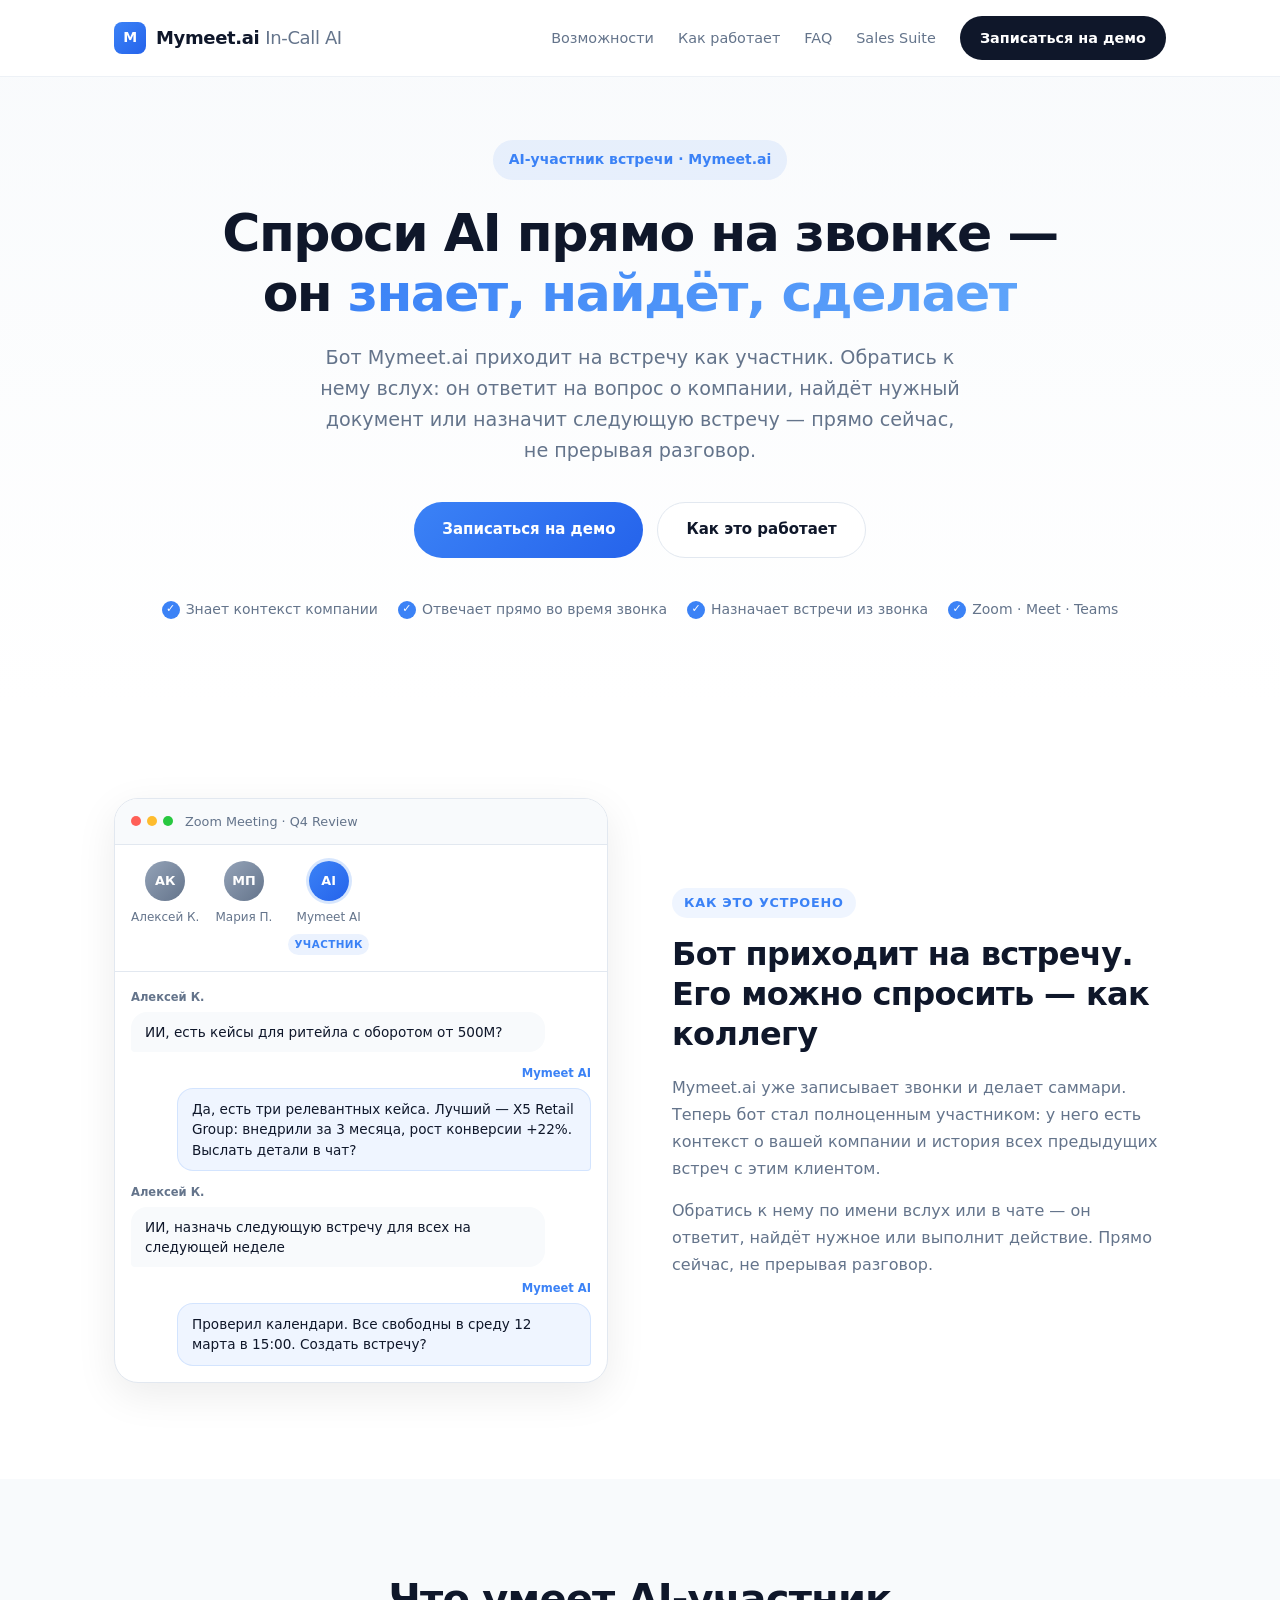
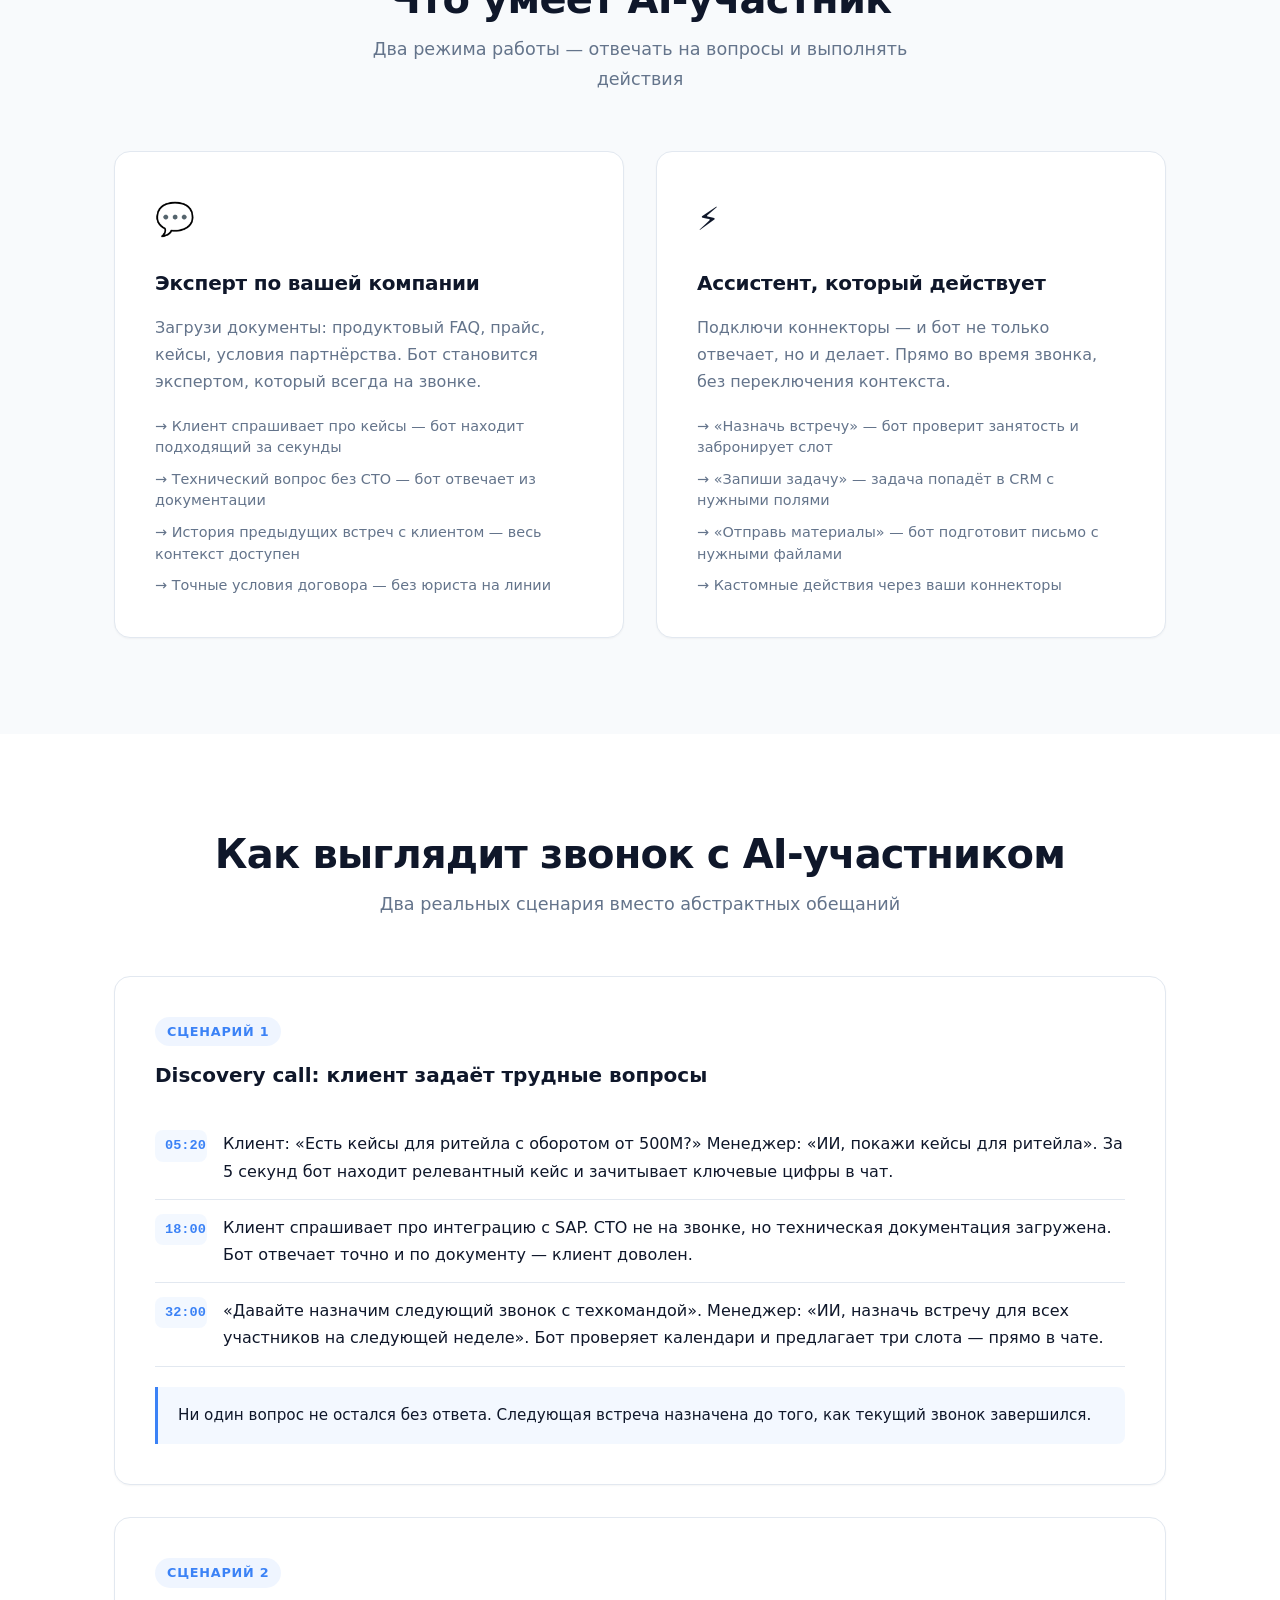
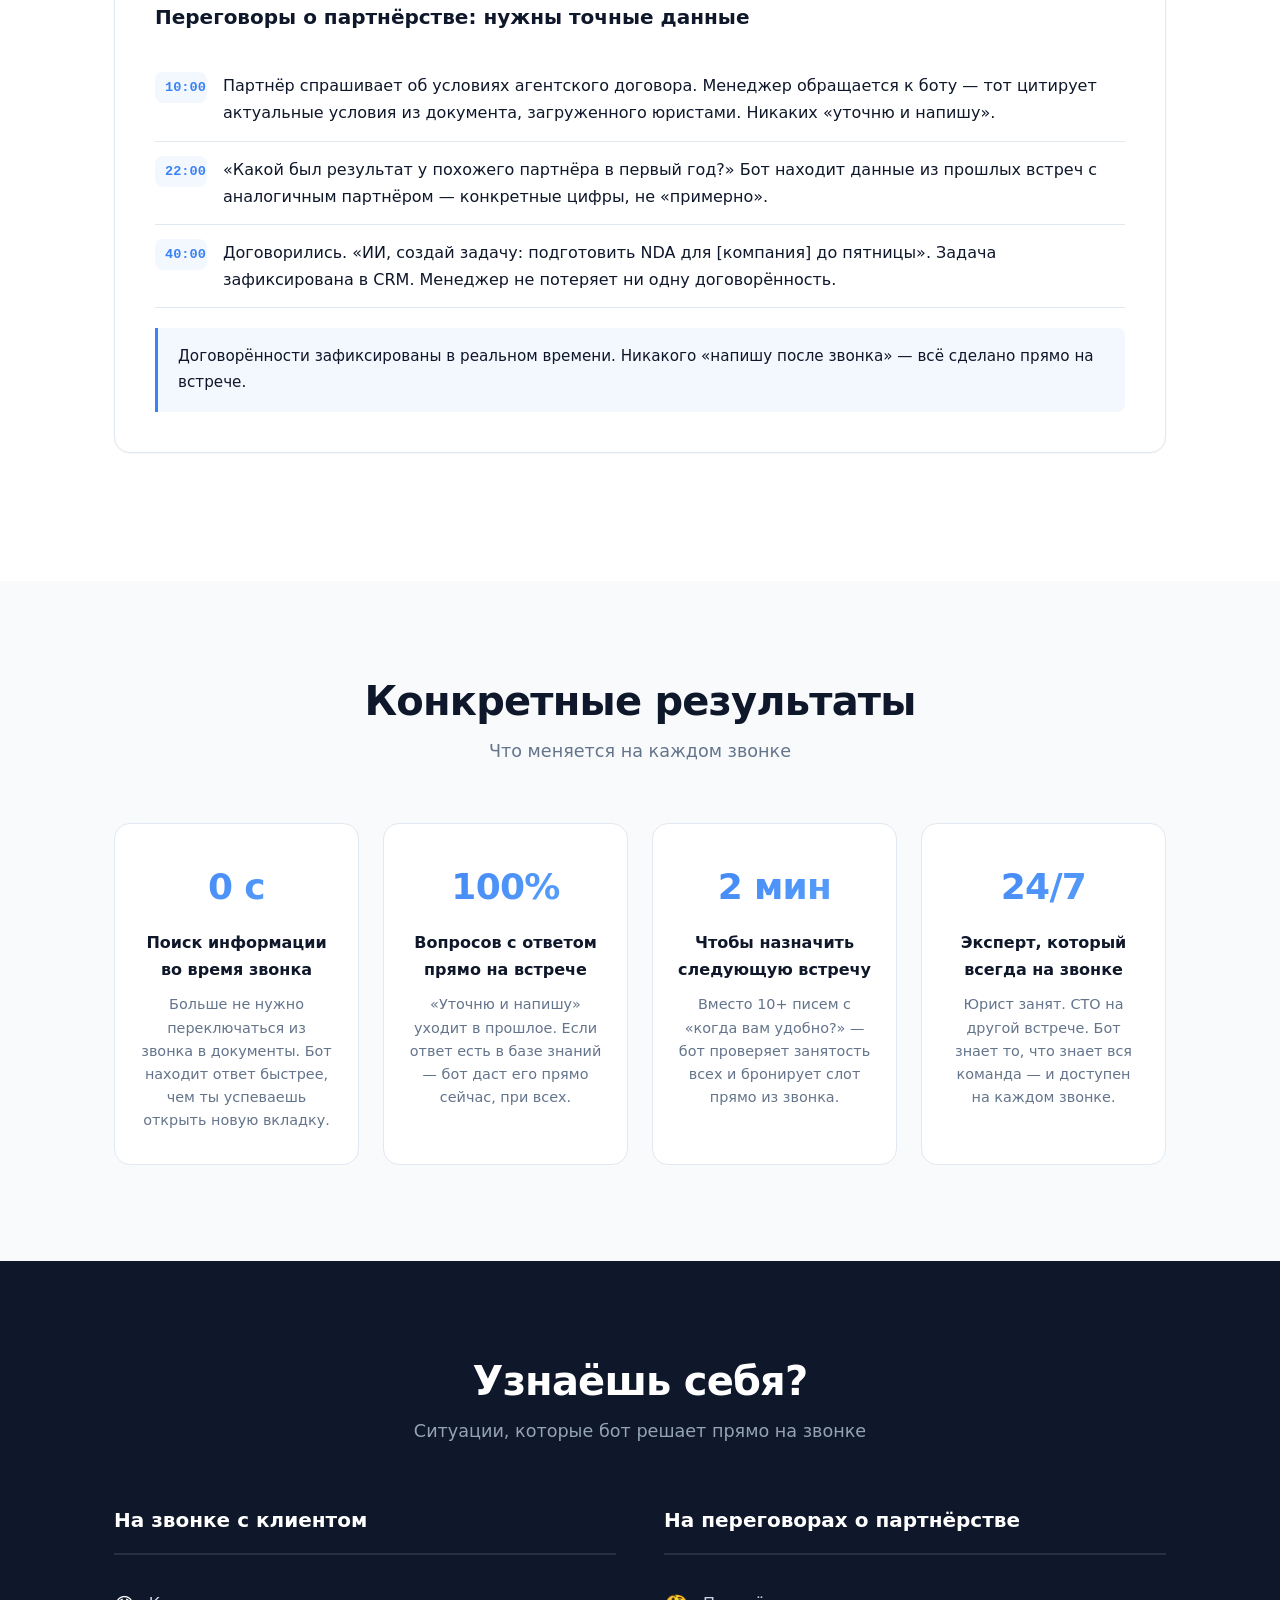
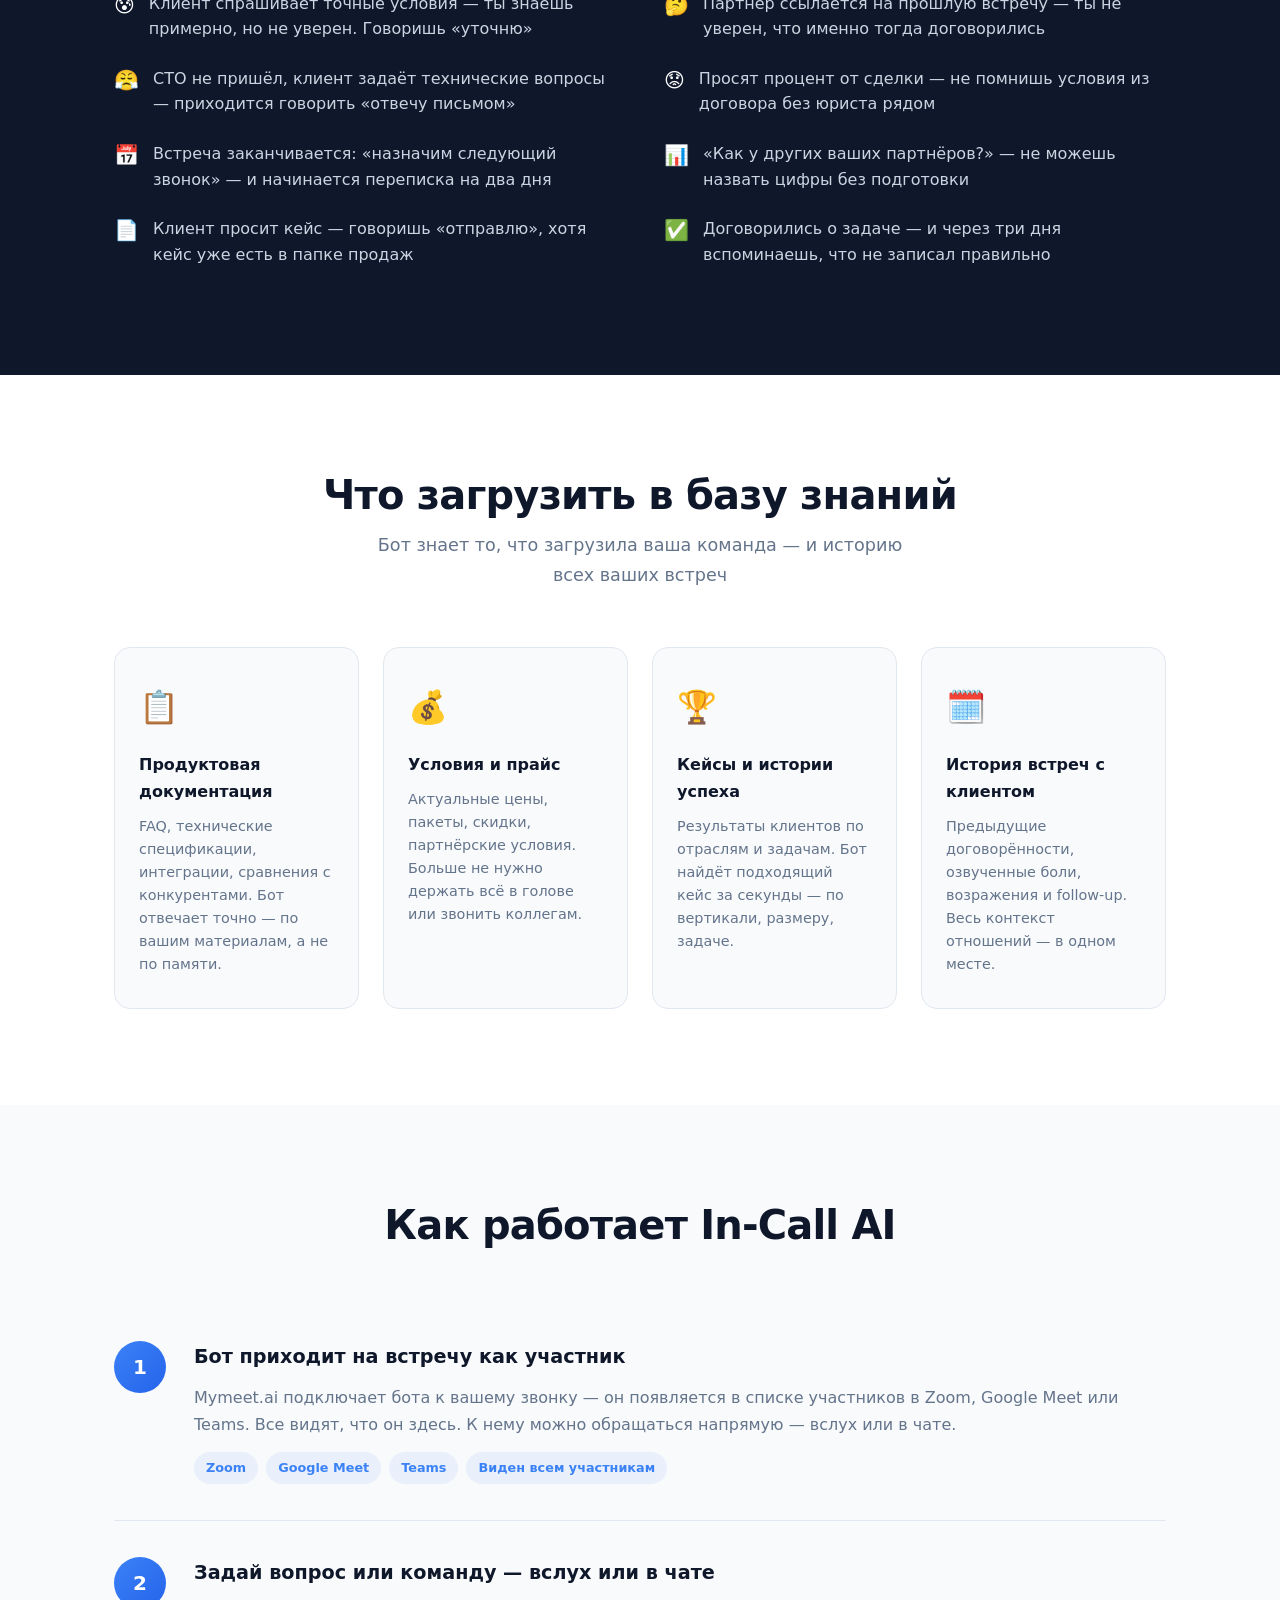
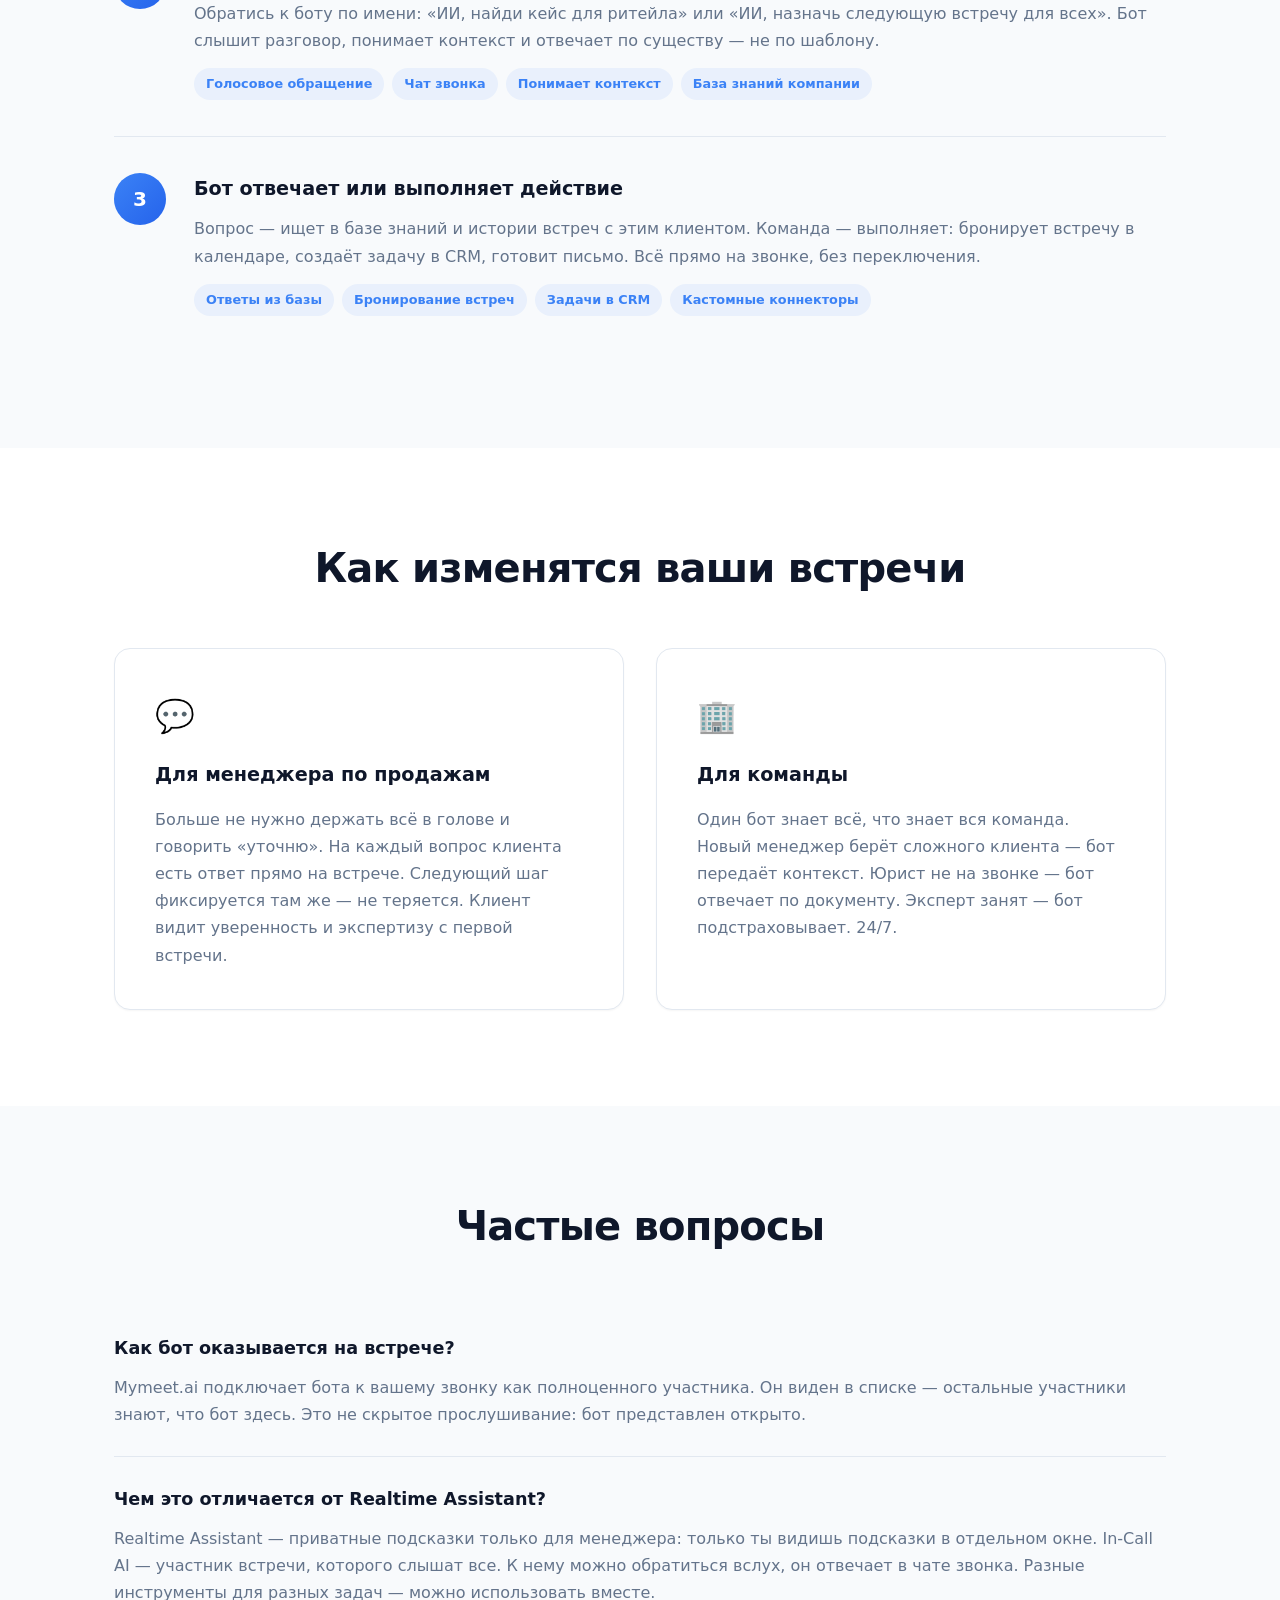
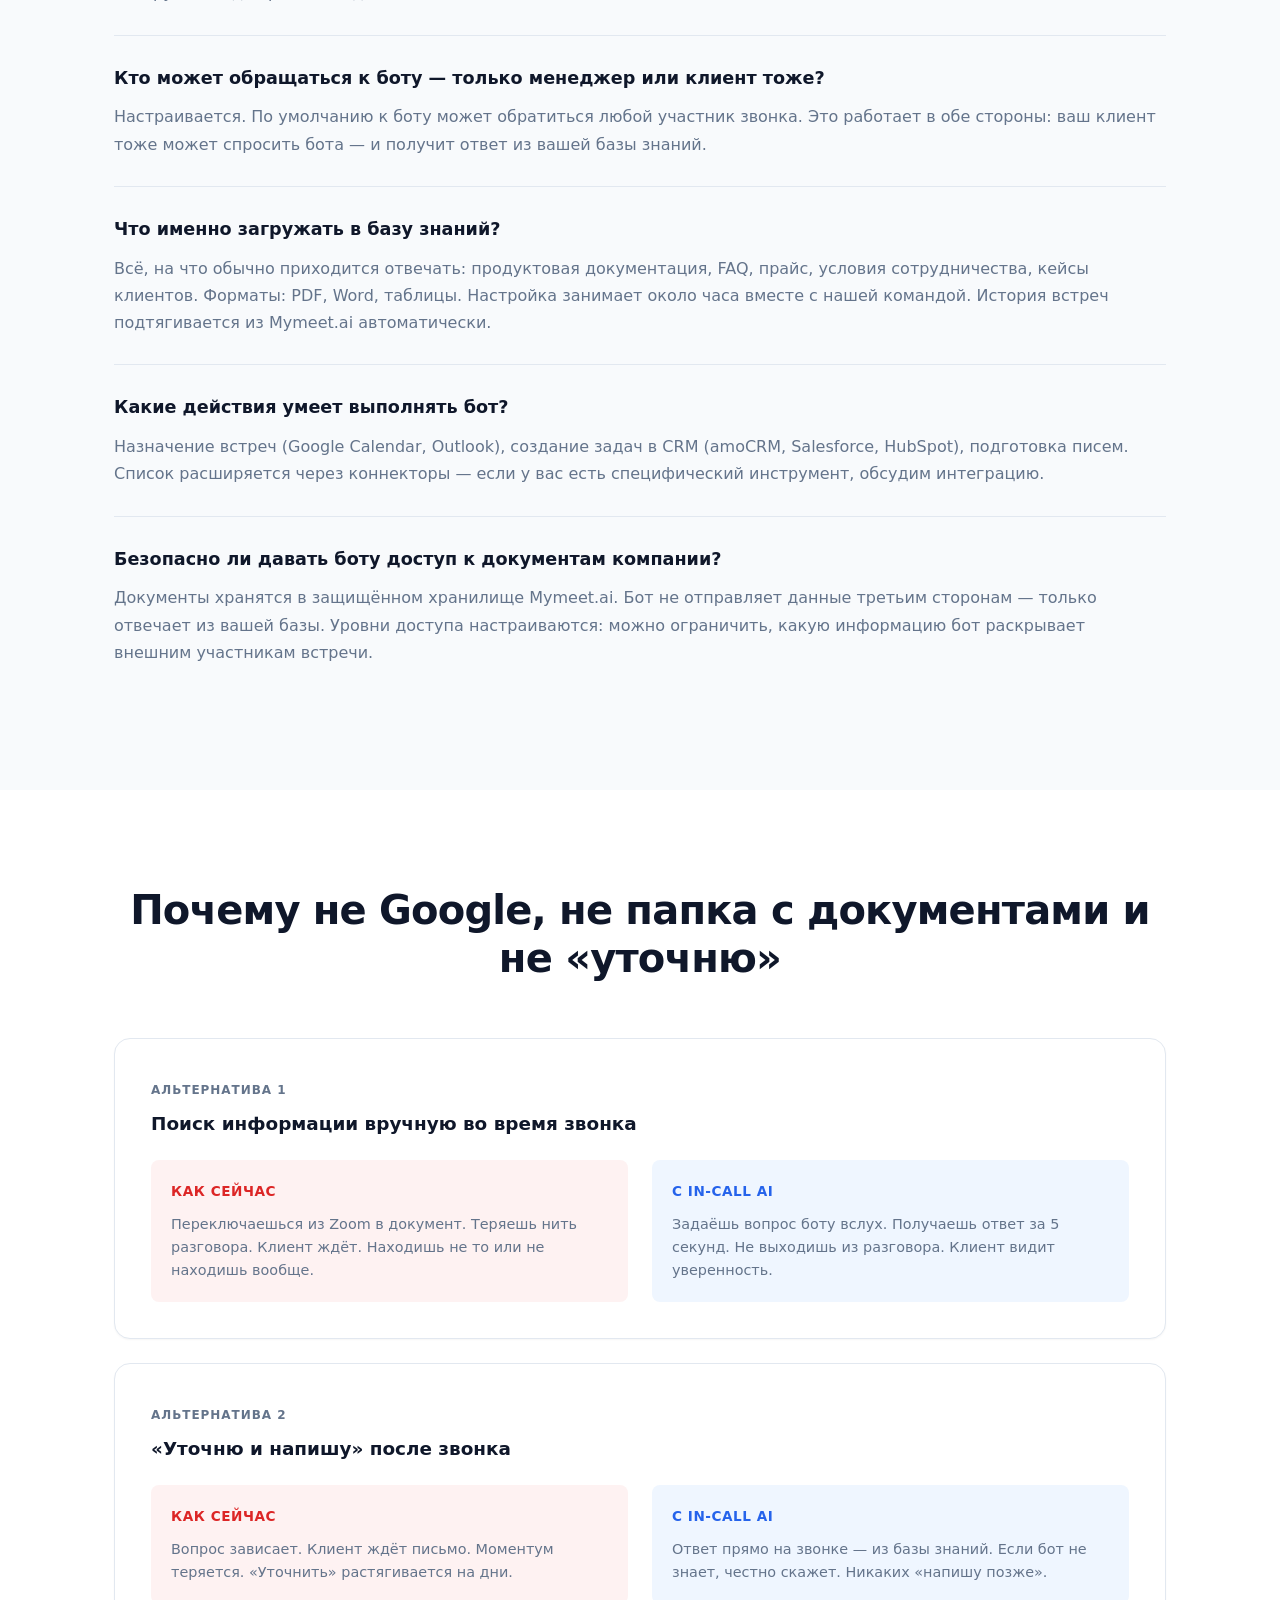
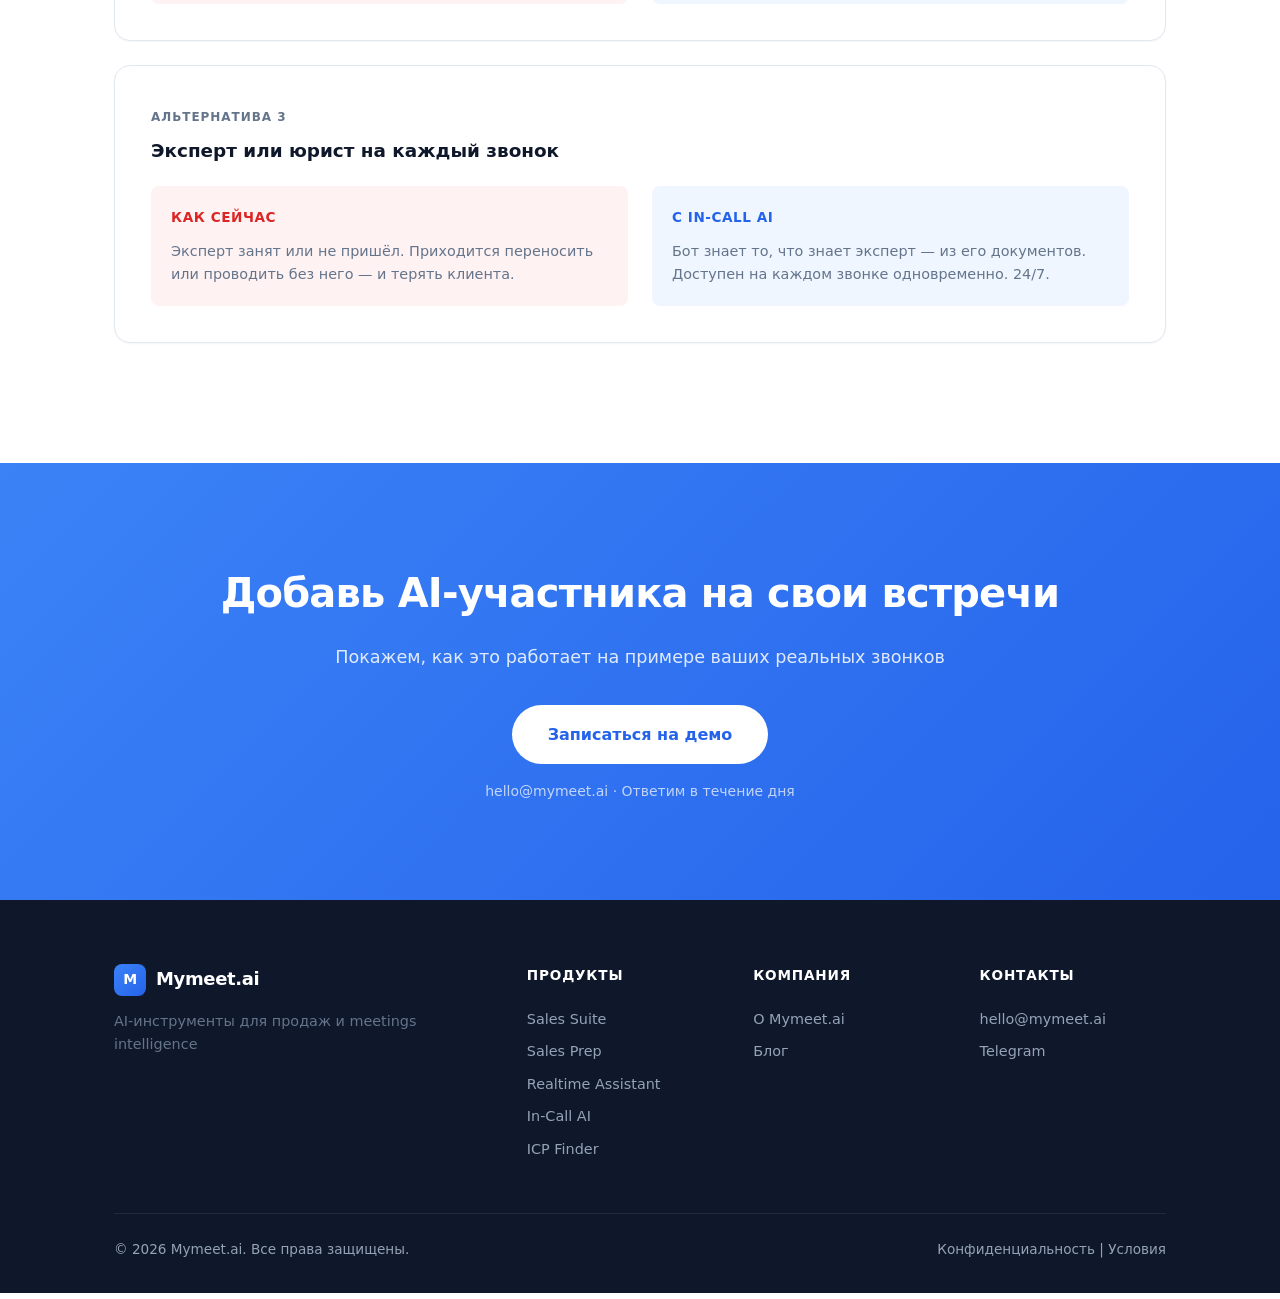
<file: in-call-assistant.html>
<!DOCTYPE html>
<html lang="ru-RU">

<head>
  <meta charset="UTF-8">
  <meta name="viewport" content="width=device-width, initial-scale=1.0, maximum-scale=5.0, viewport-fit=cover">

  <!-- Primary Meta Tags -->
  <title>In-Call AI — AI-участник вашей встречи | Mymeet.ai</title>
  <meta name="description" content="Бот Mymeet.ai приходит на встречу как участник. Задайте ему вопрос вслух — он знает всё о вашей компании и предыдущих встречах. Назначит следующую встречу прямо из звонка.">
  <meta name="robots" content="index, follow, max-image-preview:large, max-snippet:-1, max-video-preview:-1">
  <meta name="referrer" content="strict-origin-when-cross-origin">
  <link rel="canonical" href="https://sales.mymeet.ai/in-call-assistant">

  <!-- Open Graph -->
  <meta property="og:title" content="In-Call AI — AI-участник вашей встречи от Mymeet.ai">
  <meta property="og:description" content="Обращайтесь к AI прямо на звонке: он ответит на вопросы о компании, найдёт документы и назначит следующую встречу.">
  <meta property="og:type" content="website">
  <meta property="og:url" content="https://sales.mymeet.ai/in-call-assistant">
  <meta property="og:locale" content="ru_RU">

  <!-- Twitter Card -->
  <meta name="twitter:card" content="summary_large_image">
  <meta name="twitter:title" content="In-Call AI — AI-участник вашего звонка">
  <meta name="twitter:description" content="Знает компанию, отвечает на вопросы, назначает встречи прямо из звонка">
  <meta name="twitter:url" content="https://sales.mymeet.ai/in-call-assistant">

  <!-- Security -->
  <meta http-equiv="X-Content-Type-Options" content="nosniff">

  <!-- Critical CSS (first screen: header + hero + CTA) -->
  <style>
    *,*::before,*::after{box-sizing:border-box;margin:0;padding:0}
    :root{--color-primary:#3B82F6;--color-primary-dark:#2563EB;--color-primary-light:#60A5FA;--color-secondary:#10B981;--color-accent:#F59E0B;--color-bg:#fff;--color-bg-alt:#F8FAFC;--color-bg-dark:#0F172A;--color-text:#0F172A;--color-text-muted:#64748B;--color-border:#E2E8F0;--shadow-sm:0 1px 2px rgba(0,0,0,.04);--shadow-md:0 4px 16px rgba(0,0,0,.06);--shadow-lg:0 12px 40px rgba(0,0,0,.08);--radius-sm:8px;--radius-md:16px;--radius-lg:24px;--radius-full:9999px}
    html{scroll-behavior:smooth}
    body{font-family:system-ui,-apple-system,BlinkMacSystemFont,"Segoe UI",Roboto,"Oxygen","Ubuntu","Cantarell","Helvetica Neue",Arial,sans-serif;line-height:1.7;color:var(--color-text);background:var(--color-bg);-webkit-font-smoothing:antialiased}
    img{max-width:100%;height:auto;display:block}
    .container{width:100%;max-width:1100px;margin:0 auto;padding:0 24px}
    header{position:fixed;top:0;left:0;right:0;z-index:100;padding:16px 0;background:rgba(255,255,255,.92);backdrop-filter:blur(12px);-webkit-backdrop-filter:blur(12px);border-bottom:1px solid rgba(226,232,240,.6)}
    .header-inner{display:flex;justify-content:space-between;align-items:center}
    .logo{font-size:1.125rem;font-weight:700;color:var(--color-text);text-decoration:none;display:flex;align-items:center;gap:10px;letter-spacing:-.02em}
    .logo-icon{width:32px;height:32px;background:linear-gradient(135deg,var(--color-primary),var(--color-primary-dark));border-radius:var(--radius-sm);display:flex;align-items:center;justify-content:center;color:#fff;font-weight:800;font-size:14px}
    .logo-text span{color:var(--color-text-muted);font-weight:500}
    nav{display:flex;align-items:center;gap:24px}
    nav a{color:var(--color-text-muted);text-decoration:none;font-size:.9rem;font-weight:500;transition:color .2s}
    nav a:hover{color:var(--color-text)}
    .nav-cta{background:var(--color-text);color:#fff !important;padding:10px 20px;border-radius:var(--radius-full);font-weight:600}
    .btn{display:inline-flex;align-items:center;justify-content:center;padding:14px 28px;border-radius:var(--radius-full);font-weight:600;font-size:.9375rem;text-decoration:none;cursor:pointer;border:none;transition:transform .2s,box-shadow .2s}
    .btn-gradient{background:linear-gradient(135deg,var(--color-primary),var(--color-primary-dark));color:#fff}
    .btn-gradient:hover{transform:translateY(-2px);box-shadow:0 8px 30px rgba(59,130,246,.3)}
    .btn-secondary{background:#fff;color:var(--color-text);border:1px solid var(--color-border)}
    .btn-secondary:hover{background:var(--color-bg-alt)}
    .hero{padding:140px 0 80px;text-align:center;background:linear-gradient(180deg,var(--color-bg-alt),var(--color-bg))}
    .hero-badge{display:inline-block;background:rgba(59,130,246,.1);color:var(--color-primary);padding:8px 16px;border-radius:var(--radius-full);font-size:.875rem;font-weight:600;margin-bottom:24px}
    .hero h1{font-size:clamp(2.25rem,5vw,3.25rem);font-weight:800;letter-spacing:-.03em;line-height:1.15;margin-bottom:20px}
    .hero h1 .gradient{background:linear-gradient(135deg,var(--color-primary),var(--color-primary-light));-webkit-background-clip:text;-webkit-text-fill-color:transparent;background-clip:text}
    .hero-sub{font-size:1.2rem;color:var(--color-text-muted);max-width:640px;margin:0 auto 36px;line-height:1.6}
    .hero-cta{display:flex;flex-wrap:wrap;justify-content:center;gap:14px;margin-bottom:40px}
    .trust-signals{display:flex;flex-wrap:wrap;justify-content:center;gap:20px;font-size:.875rem;color:var(--color-text-muted)}
    .trust-item{display:flex;align-items:center;gap:6px}
    .trust-check{width:18px;height:18px;background:var(--color-primary);border-radius:50%;display:flex;align-items:center;justify-content:center;color:#fff;font-size:11px;font-weight:700}
    @media(max-width:768px){nav{display:none}.hero{padding:120px 24px 60px}}
  </style>

  <!-- Non-critical CSS (async load) -->
  <link rel="stylesheet" href="styles/in-call-assistant.css" media="print" onload="this.media='all'">
  <noscript><link rel="stylesheet" href="styles/in-call-assistant.css"></noscript>
</head>

<body>

  <!-- Header -->
  <header>
    <div class="container header-inner">
      <a href="index.html" class="logo" aria-label="Mymeet.ai — главная">
        <span class="logo-icon" aria-hidden="true">M</span>
        <span class="logo-text">Mymeet.ai <span>In-Call AI</span></span>
      </a>
      <nav aria-label="Основная навигация">
        <a href="#features">Возможности</a>
        <a href="#how">Как работает</a>
        <a href="#faq">FAQ</a>
        <a href="sales-suite.html">Sales Suite</a>
        <a href="mailto:hello@mymeet.ai?subject=In-Call%20AI%20—%20Demo" class="nav-cta">Записаться на демо</a>
      </nav>
    </div>
  </header>

  <main>

    <!-- ════════ HERO ════════ -->
    <section class="hero" aria-labelledby="hero-heading">
      <div class="container">
        <div class="hero-badge">AI-участник встречи · Mymeet.ai</div>
        <h1 id="hero-heading">Спроси AI прямо на звонке —<br>он <span class="gradient">знает, найдёт, сделает</span></h1>
        <p class="hero-sub">Бот Mymeet.ai приходит на встречу как участник. Обратись к нему вслух: он ответит на вопрос о компании, найдёт нужный документ или назначит следующую встречу — прямо сейчас, не прерывая разговор.</p>
        <div class="hero-cta">
          <a href="mailto:hello@mymeet.ai?subject=In-Call%20AI%20—%20Demo" class="btn btn-gradient">Записаться на демо</a>
          <a href="#how" class="btn btn-secondary">Как это работает</a>
        </div>
        <div class="trust-signals">
          <div class="trust-item"><span class="trust-check" aria-hidden="true">✓</span><span>Знает контекст компании</span></div>
          <div class="trust-item"><span class="trust-check" aria-hidden="true">✓</span><span>Отвечает прямо во время звонка</span></div>
          <div class="trust-item"><span class="trust-check" aria-hidden="true">✓</span><span>Назначает встречи из звонка</span></div>
          <div class="trust-item"><span class="trust-check" aria-hidden="true">✓</span><span>Zoom · Meet · Teams</span></div>
        </div>
      </div>
    </section>

    <!-- ════════ Концепция ════════ -->
    <section class="section concept-section" aria-labelledby="concept-heading">
      <div class="container">
        <div class="concept-inner">
          <div class="concept-visual">
            <div class="call-card">
              <div class="call-header">
                <div class="call-dot call-dot-red"></div>
                <div class="call-dot call-dot-yellow"></div>
                <div class="call-dot call-dot-green"></div>
                <span class="call-title">Zoom Meeting · Q4 Review</span>
              </div>
              <div class="participants">
                <div class="participant">
                  <div class="participant-avatar participant-human">АК</div>
                  <span>Алексей К.</span>
                </div>
                <div class="participant">
                  <div class="participant-avatar participant-human">МП</div>
                  <span>Мария П.</span>
                </div>
                <div class="participant participant-ai">
                  <div class="participant-avatar participant-ai-avatar">AI</div>
                  <span>Mymeet AI</span>
                  <span class="ai-badge">участник</span>
                </div>
              </div>
              <div class="chat-messages">
                <div class="chat-msg chat-msg-human">
                  <span class="chat-name">Алексей К.</span>
                  <span class="chat-text">ИИ, есть кейсы для ритейла с оборотом от 500M?</span>
                </div>
                <div class="chat-msg chat-msg-ai">
                  <span class="chat-name">Mymeet AI</span>
                  <span class="chat-text">Да, есть три релевантных кейса. Лучший — X5 Retail Group: внедрили за 3 месяца, рост конверсии +22%. Выслать детали в чат?</span>
                </div>
                <div class="chat-msg chat-msg-human">
                  <span class="chat-name">Алексей К.</span>
                  <span class="chat-text">ИИ, назначь следующую встречу для всех на следующей неделе</span>
                </div>
                <div class="chat-msg chat-msg-ai">
                  <span class="chat-name">Mymeet AI</span>
                  <span class="chat-text">Проверил календари. Все свободны в среду 12 марта в 15:00. Создать встречу?</span>
                </div>
              </div>
            </div>
          </div>
          <div class="concept-text">
            <div class="concept-label">Как это устроено</div>
            <h2 id="concept-heading">Бот приходит на встречу. Его можно спросить — как коллегу</h2>
            <p>Mymeet.ai уже записывает звонки и делает саммари. Теперь бот стал полноценным участником: у него есть контекст о вашей компании и история всех предыдущих встреч с этим клиентом.</p>
            <p>Обратись к нему по имени вслух или в чате — он ответит, найдёт нужное или выполнит действие. Прямо сейчас, не прерывая разговор.</p>
          </div>
        </div>
      </div>
    </section>

    <!-- ════════ Features ════════ -->
    <section class="section section-alt" id="features" aria-labelledby="features-heading">
      <div class="container">
        <div class="section-header">
          <h2 id="features-heading">Что умеет AI-участник</h2>
          <p>Два режима работы — отвечать на вопросы и выполнять действия</p>
        </div>
        <div class="features-grid">
          <div class="feature-card">
            <div class="feature-icon">💬</div>
            <h3>Эксперт по вашей компании</h3>
            <p>Загрузи документы: продуктовый FAQ, прайс, кейсы, условия партнёрства. Бот становится экспертом, который всегда на звонке.</p>
            <ul class="feature-list">
              <li>→ Клиент спрашивает про кейсы — бот находит подходящий за секунды</li>
              <li>→ Технический вопрос без CTO — бот отвечает из документации</li>
              <li>→ История предыдущих встреч с клиентом — весь контекст доступен</li>
              <li>→ Точные условия договора — без юриста на линии</li>
            </ul>
          </div>
          <div class="feature-card">
            <div class="feature-icon">⚡</div>
            <h3>Ассистент, который действует</h3>
            <p>Подключи коннекторы — и бот не только отвечает, но и делает. Прямо во время звонка, без переключения контекста.</p>
            <ul class="feature-list">
              <li>→ «Назначь встречу» — бот проверит занятость и забронирует слот</li>
              <li>→ «Запиши задачу» — задача попадёт в CRM с нужными полями</li>
              <li>→ «Отправь материалы» — бот подготовит письмо с нужными файлами</li>
              <li>→ Кастомные действия через ваши коннекторы</li>
            </ul>
          </div>
        </div>
      </div>
    </section>

    <!-- ════════ Сценарии ════════ -->
    <section class="section" aria-labelledby="scenarios-heading">
      <div class="container">
        <div class="section-header">
          <h2 id="scenarios-heading">Как выглядит звонок с AI-участником</h2>
          <p>Два реальных сценария вместо абстрактных обещаний</p>
        </div>

        <div class="scenario">
          <span class="scenario-label">Сценарий 1</span>
          <h3>Discovery call: клиент задаёт трудные вопросы</h3>
          <div class="scenario-step"><span class="time">05:20</span><span>Клиент: «Есть кейсы для ритейла с оборотом от 500M?» Менеджер: «ИИ, покажи кейсы для ритейла». За 5 секунд бот находит релевантный кейс и зачитывает ключевые цифры в чат.</span></div>
          <div class="scenario-step"><span class="time">18:00</span><span>Клиент спрашивает про интеграцию с SAP. CTO не на звонке, но техническая документация загружена. Бот отвечает точно и по документу — клиент доволен.</span></div>
          <div class="scenario-step"><span class="time">32:00</span><span>«Давайте назначим следующий звонок с техкомандой». Менеджер: «ИИ, назначь встречу для всех участников на следующей неделе». Бот проверяет календари и предлагает три слота — прямо в чате.</span></div>
          <div class="scenario-result">Ни один вопрос не остался без ответа. Следующая встреча назначена до того, как текущий звонок завершился.</div>
        </div>

        <div class="scenario">
          <span class="scenario-label">Сценарий 2</span>
          <h3>Переговоры о партнёрстве: нужны точные данные</h3>
          <div class="scenario-step"><span class="time">10:00</span><span>Партнёр спрашивает об условиях агентского договора. Менеджер обращается к боту — тот цитирует актуальные условия из документа, загруженного юристами. Никаких «уточню и напишу».</span></div>
          <div class="scenario-step"><span class="time">22:00</span><span>«Какой был результат у похожего партнёра в первый год?» Бот находит данные из прошлых встреч с аналогичным партнёром — конкретные цифры, не «примерно».</span></div>
          <div class="scenario-step"><span class="time">40:00</span><span>Договорились. «ИИ, создай задачу: подготовить NDA для [компания] до пятницы». Задача зафиксирована в CRM. Менеджер не потеряет ни одну договорённость.</span></div>
          <div class="scenario-result">Договорённости зафиксированы в реальном времени. Никакого «напишу после звонка» — всё сделано прямо на встрече.</div>
        </div>
      </div>
    </section>

    <!-- ════════ Ценность ════════ -->
    <section class="section section-alt" id="value" aria-labelledby="value-heading">
      <div class="container">
        <div class="section-header">
          <h2 id="value-heading">Конкретные результаты</h2>
          <p>Что меняется на каждом звонке</p>
        </div>
        <div class="value-grid">
          <div class="value-card">
            <div class="value-metric">0 с</div>
            <h3>Поиск информации во время звонка</h3>
            <p>Больше не нужно переключаться из звонка в документы. Бот находит ответ быстрее, чем ты успеваешь открыть новую вкладку.</p>
          </div>
          <div class="value-card">
            <div class="value-metric">100%</div>
            <h3>Вопросов с ответом прямо на встрече</h3>
            <p>«Уточню и напишу» уходит в прошлое. Если ответ есть в базе знаний — бот даст его прямо сейчас, при всех.</p>
          </div>
          <div class="value-card">
            <div class="value-metric">2 мин</div>
            <h3>Чтобы назначить следующую встречу</h3>
            <p>Вместо 10+ писем с «когда вам удобно?» — бот проверяет занятость всех и бронирует слот прямо из звонка.</p>
          </div>
          <div class="value-card">
            <div class="value-metric">24/7</div>
            <h3>Эксперт, который всегда на звонке</h3>
            <p>Юрист занят. CTO на другой встрече. Бот знает то, что знает вся команда — и доступен на каждом звонке.</p>
          </div>
        </div>
      </div>
    </section>

    <!-- ════════ Узнаёшь себя? ════════ -->
    <section class="section section-dark" aria-labelledby="recognize-heading">
      <div class="container">
        <div class="section-header">
          <h2 id="recognize-heading">Узнаёшь себя?</h2>
          <p>Ситуации, которые бот решает прямо на звонке</p>
        </div>
        <div class="recognize-grid">
          <div class="recognize-col">
            <h3>На звонке с клиентом</h3>
            <div class="recognize-item"><span class="emoji">😰</span><span>Клиент спрашивает точные условия — ты знаешь примерно, но не уверен. Говоришь «уточню»</span></div>
            <div class="recognize-item"><span class="emoji">😤</span><span>CTO не пришёл, клиент задаёт технические вопросы — приходится говорить «отвечу письмом»</span></div>
            <div class="recognize-item"><span class="emoji">📅</span><span>Встреча заканчивается: «назначим следующий звонок» — и начинается переписка на два дня</span></div>
            <div class="recognize-item"><span class="emoji">📄</span><span>Клиент просит кейс — говоришь «отправлю», хотя кейс уже есть в папке продаж</span></div>
          </div>
          <div class="recognize-col">
            <h3>На переговорах о партнёрстве</h3>
            <div class="recognize-item"><span class="emoji">🤔</span><span>Партнёр ссылается на прошлую встречу — ты не уверен, что именно тогда договорились</span></div>
            <div class="recognize-item"><span class="emoji">😟</span><span>Просят процент от сделки — не помнишь условия из договора без юриста рядом</span></div>
            <div class="recognize-item"><span class="emoji">📊</span><span>«Как у других ваших партнёров?» — не можешь назвать цифры без подготовки</span></div>
            <div class="recognize-item"><span class="emoji">✅</span><span>Договорились о задаче — и через три дня вспоминаешь, что не записал правильно</span></div>
          </div>
        </div>
      </div>
    </section>

    <!-- ════════ База знаний ════════ -->
    <section class="section" id="knowledge" aria-labelledby="knowledge-heading">
      <div class="container">
        <div class="section-header">
          <h2 id="knowledge-heading">Что загрузить в базу знаний</h2>
          <p>Бот знает то, что загрузила ваша команда — и историю всех ваших встреч</p>
        </div>
        <div class="knowledge-grid">
          <div class="knowledge-item">
            <div class="knowledge-icon">📋</div>
            <h3>Продуктовая документация</h3>
            <p>FAQ, технические спецификации, интеграции, сравнения с конкурентами. Бот отвечает точно — по вашим материалам, а не по памяти.</p>
          </div>
          <div class="knowledge-item">
            <div class="knowledge-icon">💰</div>
            <h3>Условия и прайс</h3>
            <p>Актуальные цены, пакеты, скидки, партнёрские условия. Больше не нужно держать всё в голове или звонить коллегам.</p>
          </div>
          <div class="knowledge-item">
            <div class="knowledge-icon">🏆</div>
            <h3>Кейсы и истории успеха</h3>
            <p>Результаты клиентов по отраслям и задачам. Бот найдёт подходящий кейс за секунды — по вертикали, размеру, задаче.</p>
          </div>
          <div class="knowledge-item">
            <div class="knowledge-icon">🗓️</div>
            <h3>История встреч с клиентом</h3>
            <p>Предыдущие договорённости, озвученные боли, возражения и follow-up. Весь контекст отношений — в одном месте.</p>
          </div>
        </div>
      </div>
    </section>

    <!-- ════════ Как работает ════════ -->
    <section class="section section-alt" id="how" aria-labelledby="how-heading">
      <div class="container">
        <div class="section-header">
          <h2 id="how-heading">Как работает In-Call AI</h2>
        </div>
        <div class="step">
          <div class="step-num" aria-hidden="true">1</div>
          <div>
            <h3>Бот приходит на встречу как участник</h3>
            <p>Mymeet.ai подключает бота к вашему звонку — он появляется в списке участников в Zoom, Google Meet или Teams. Все видят, что он здесь. К нему можно обращаться напрямую — вслух или в чате.</p>
            <div class="step-features"><span class="step-tag">Zoom</span><span class="step-tag">Google Meet</span><span class="step-tag">Teams</span><span class="step-tag">Виден всем участникам</span></div>
          </div>
        </div>
        <div class="step">
          <div class="step-num" aria-hidden="true">2</div>
          <div>
            <h3>Задай вопрос или команду — вслух или в чате</h3>
            <p>Обратись к боту по имени: «ИИ, найди кейс для ритейла» или «ИИ, назначь следующую встречу для всех». Бот слышит разговор, понимает контекст и отвечает по существу — не по шаблону.</p>
            <div class="step-features"><span class="step-tag">Голосовое обращение</span><span class="step-tag">Чат звонка</span><span class="step-tag">Понимает контекст</span><span class="step-tag">База знаний компании</span></div>
          </div>
        </div>
        <div class="step">
          <div class="step-num" aria-hidden="true">3</div>
          <div>
            <h3>Бот отвечает или выполняет действие</h3>
            <p>Вопрос — ищет в базе знаний и истории встреч с этим клиентом. Команда — выполняет: бронирует встречу в календаре, создаёт задачу в CRM, готовит письмо. Всё прямо на звонке, без переключения.</p>
            <div class="step-features"><span class="step-tag">Ответы из базы</span><span class="step-tag">Бронирование встреч</span><span class="step-tag">Задачи в CRM</span><span class="step-tag">Кастомные коннекторы</span></div>
          </div>
        </div>
      </div>
    </section>

    <!-- ════════ Точка Б ════════ -->
    <section class="section" aria-labelledby="result-heading">
      <div class="container">
        <div class="section-header">
          <h2 id="result-heading">Как изменятся ваши встречи</h2>
        </div>
        <div class="cards-2">
          <div class="card">
            <div class="card-icon">💬</div>
            <h3>Для менеджера по продажам</h3>
            <p>Больше не нужно держать всё в голове и говорить «уточню». На каждый вопрос клиента есть ответ прямо на встрече. Следующий шаг фиксируется там же — не теряется. Клиент видит уверенность и экспертизу с первой встречи.</p>
          </div>
          <div class="card">
            <div class="card-icon">🏢</div>
            <h3>Для команды</h3>
            <p>Один бот знает всё, что знает вся команда. Новый менеджер берёт сложного клиента — бот передаёт контекст. Юрист не на звонке — бот отвечает по документу. Эксперт занят — бот подстраховывает. 24/7.</p>
          </div>
        </div>
      </div>
    </section>

    <!-- ════════ FAQ ════════ -->
    <section class="section section-alt" id="faq" aria-labelledby="faq-heading">
      <div class="container">
        <div class="section-header">
          <h2 id="faq-heading">Частые вопросы</h2>
        </div>
        <div class="barrier"><div class="barrier-q">Как бот оказывается на встрече?</div><p>Mymeet.ai подключает бота к вашему звонку как полноценного участника. Он виден в списке — остальные участники знают, что бот здесь. Это не скрытое прослушивание: бот представлен открыто.</p></div>
        <div class="barrier"><div class="barrier-q">Чем это отличается от Realtime Assistant?</div><p>Realtime Assistant — приватные подсказки только для менеджера: только ты видишь подсказки в отдельном окне. In-Call AI — участник встречи, которого слышат все. К нему можно обратиться вслух, он отвечает в чате звонка. Разные инструменты для разных задач — можно использовать вместе.</p></div>
        <div class="barrier"><div class="barrier-q">Кто может обращаться к боту — только менеджер или клиент тоже?</div><p>Настраивается. По умолчанию к боту может обратиться любой участник звонка. Это работает в обе стороны: ваш клиент тоже может спросить бота — и получит ответ из вашей базы знаний.</p></div>
        <div class="barrier"><div class="barrier-q">Что именно загружать в базу знаний?</div><p>Всё, на что обычно приходится отвечать: продуктовая документация, FAQ, прайс, условия сотрудничества, кейсы клиентов. Форматы: PDF, Word, таблицы. Настройка занимает около часа вместе с нашей командой. История встреч подтягивается из Mymeet.ai автоматически.</p></div>
        <div class="barrier"><div class="barrier-q">Какие действия умеет выполнять бот?</div><p>Назначение встреч (Google Calendar, Outlook), создание задач в CRM (amoCRM, Salesforce, HubSpot), подготовка писем. Список расширяется через коннекторы — если у вас есть специфический инструмент, обсудим интеграцию.</p></div>
        <div class="barrier"><div class="barrier-q">Безопасно ли давать боту доступ к документам компании?</div><p>Документы хранятся в защищённом хранилище Mymeet.ai. Бот не отправляет данные третьим сторонам — только отвечает из вашей базы. Уровни доступа настраиваются: можно ограничить, какую информацию бот раскрывает внешним участникам встречи.</p></div>
      </div>
    </section>

    <!-- ════════ Сравнение ════════ -->
    <section class="section" aria-labelledby="compare-heading">
      <div class="container">
        <div class="section-header">
          <h2 id="compare-heading">Почему не Google, не папка с документами и не «уточню»</h2>
        </div>
        <div class="comp-card"><div class="vs-label">Альтернатива 1</div><h3>Поиск информации вручную во время звонка</h3><div class="comp-grid"><div class="comp-side them"><h4>Как сейчас</h4><p>Переключаешься из Zoom в документ. Теряешь нить разговора. Клиент ждёт. Находишь не то или не находишь вообще.</p></div><div class="comp-side us"><h4>С In-Call AI</h4><p>Задаёшь вопрос боту вслух. Получаешь ответ за 5 секунд. Не выходишь из разговора. Клиент видит уверенность.</p></div></div></div>
        <div class="comp-card"><div class="vs-label">Альтернатива 2</div><h3>«Уточню и напишу» после звонка</h3><div class="comp-grid"><div class="comp-side them"><h4>Как сейчас</h4><p>Вопрос зависает. Клиент ждёт письмо. Моментум теряется. «Уточнить» растягивается на дни.</p></div><div class="comp-side us"><h4>С In-Call AI</h4><p>Ответ прямо на звонке — из базы знаний. Если бот не знает, честно скажет. Никаких «напишу позже».</p></div></div></div>
        <div class="comp-card"><div class="vs-label">Альтернатива 3</div><h3>Эксперт или юрист на каждый звонок</h3><div class="comp-grid"><div class="comp-side them"><h4>Как сейчас</h4><p>Эксперт занят или не пришёл. Приходится переносить или проводить без него — и терять клиента.</p></div><div class="comp-side us"><h4>С In-Call AI</h4><p>Бот знает то, что знает эксперт — из его документов. Доступен на каждом звонке одновременно. 24/7.</p></div></div></div>
      </div>
    </section>

    <!-- ════════ Final CTA ════════ -->
    <section class="final-cta" aria-labelledby="cta-heading">
      <h2 id="cta-heading">Добавь AI-участника на свои встречи</h2>
      <p>Покажем, как это работает на примере ваших реальных звонков</p>
      <a href="mailto:hello@mymeet.ai?subject=In-Call%20AI%20—%20Demo" class="btn">Записаться на демо</a>
      <div class="note">hello@mymeet.ai · Ответим в течение дня</div>
    </section>

  </main>

  <!-- Footer -->
  <footer>
    <div class="container">
      <div class="footer-grid">
        <div class="footer-brand"><a href="index.html" class="logo" aria-label="Mymeet.ai"><span class="logo-icon" aria-hidden="true">M</span><span class="logo-text">Mymeet.ai</span></a><p>AI-инструменты для продаж и meetings intelligence</p></div>
        <div class="footer-col"><h4>Продукты</h4><a href="sales-suite.html">Sales Suite</a><a href="https://salesprep.mymeet.ai" target="_blank" rel="noopener noreferrer">Sales Prep</a><a href="realtime-assistant.html">Realtime Assistant</a><a href="in-call-assistant.html">In-Call AI</a><a href="mailto:hello@mymeet.ai?subject=Waitlist%3A%20ICP%20Finder">ICP Finder</a></div>
        <div class="footer-col"><h4>Компания</h4><a href="https://mymeet.ai" target="_blank" rel="noopener noreferrer">О Mymeet.ai</a><a href="https://mymeet.ai/blog" target="_blank" rel="noopener noreferrer">Блог</a></div>
        <div class="footer-col"><h4>Контакты</h4><a href="mailto:hello@mymeet.ai">hello@mymeet.ai</a><a href="https://t.me/mymeetai" target="_blank" rel="noopener noreferrer">Telegram</a></div>
      </div>
      <div class="footer-bottom"><span>&copy; 2026 Mymeet.ai. Все права защищены.</span><div><a href="https://mymeet.ai/privacy" target="_blank" rel="noopener noreferrer">Конфиденциальность</a><span aria-hidden="true"> | </span><a href="https://mymeet.ai/terms" target="_blank" rel="noopener noreferrer">Условия</a></div></div>
    </div>
  </footer>

  <!-- JSON-LD Structured Data -->
  <script type="application/ld+json">{"@context":"https://schema.org","@type":"SoftwareApplication","@id":"https://sales.mymeet.ai/in-call-assistant#product","name":"In-Call AI by Mymeet.ai","applicationCategory":"BusinessApplication","operatingSystem":"Web","description":"AI-участник встречи: отвечает на вопросы о компании из базы знаний и выполняет действия прямо во время звонка","offers":{"@type":"Offer","price":"0","priceCurrency":"RUB","description":"Демо бесплатно"},"publisher":{"@type":"Organization","@id":"https://mymeet.ai/#organization","name":"Mymeet.ai","url":"https://mymeet.ai/"}}</script>
  <script type="application/ld+json">{"@context":"https://schema.org","@type":"FAQPage","mainEntity":[{"@type":"Question","name":"Как бот оказывается на встрече?","acceptedAnswer":{"@type":"Answer","text":"Mymeet.ai подключает бота к вашему звонку как полноценного участника. Он виден в списке участников в Zoom, Meet или Teams."}},{"@type":"Question","name":"Чем In-Call AI отличается от Realtime Assistant?","acceptedAnswer":{"@type":"Answer","text":"Realtime Assistant — приватные подсказки только для менеджера. In-Call AI — участник встречи, которого слышат все. К нему обращаются вслух, он отвечает в чате."}},{"@type":"Question","name":"Какие действия умеет выполнять бот?","acceptedAnswer":{"@type":"Answer","text":"Назначение встреч (Google Calendar, Outlook), создание задач в CRM, подготовка писем. Расширяется через коннекторы."}},{"@type":"Question","name":"Что загружать в базу знаний?","acceptedAnswer":{"@type":"Answer","text":"Продуктовая документация, FAQ, прайс, условия, кейсы. Форматы: PDF, Word, таблицы. История встреч подтягивается из Mymeet.ai автоматически."}},{"@type":"Question","name":"Безопасно ли давать боту доступ к документам?","acceptedAnswer":{"@type":"Answer","text":"Документы хранятся в защищённом хранилище. Уровни доступа настраиваются. Данные не передаются третьим сторонам."}}]}</script>
  <script type="application/ld+json">{"@context":"https://schema.org","@type":"BreadcrumbList","itemListElement":[{"@type":"ListItem","position":1,"name":"Mymeet.ai","item":"https://mymeet.ai/"},{"@type":"ListItem","position":2,"name":"Sales Suite","item":"https://sales.mymeet.ai/"},{"@type":"ListItem","position":3,"name":"In-Call AI","item":"https://sales.mymeet.ai/in-call-assistant"}]}</script>
  <script type="application/ld+json">{"@context":"https://schema.org","@type":"HowTo","name":"Как использовать In-Call AI","step":[{"@type":"HowToStep","name":"Бот приходит на встречу","text":"Mymeet.ai подключает бота к вашему звонку как участника — он виден всем"},{"@type":"HowToStep","name":"Задай вопрос или команду","text":"Обратись к боту вслух или в чате — он понимает контекст разговора"},{"@type":"HowToStep","name":"Получи ответ или действие","text":"Бот отвечает из базы знаний или выполняет действие: бронирует встречу, создаёт задачу в CRM"}]}</script>

</body>
</html>
</file>
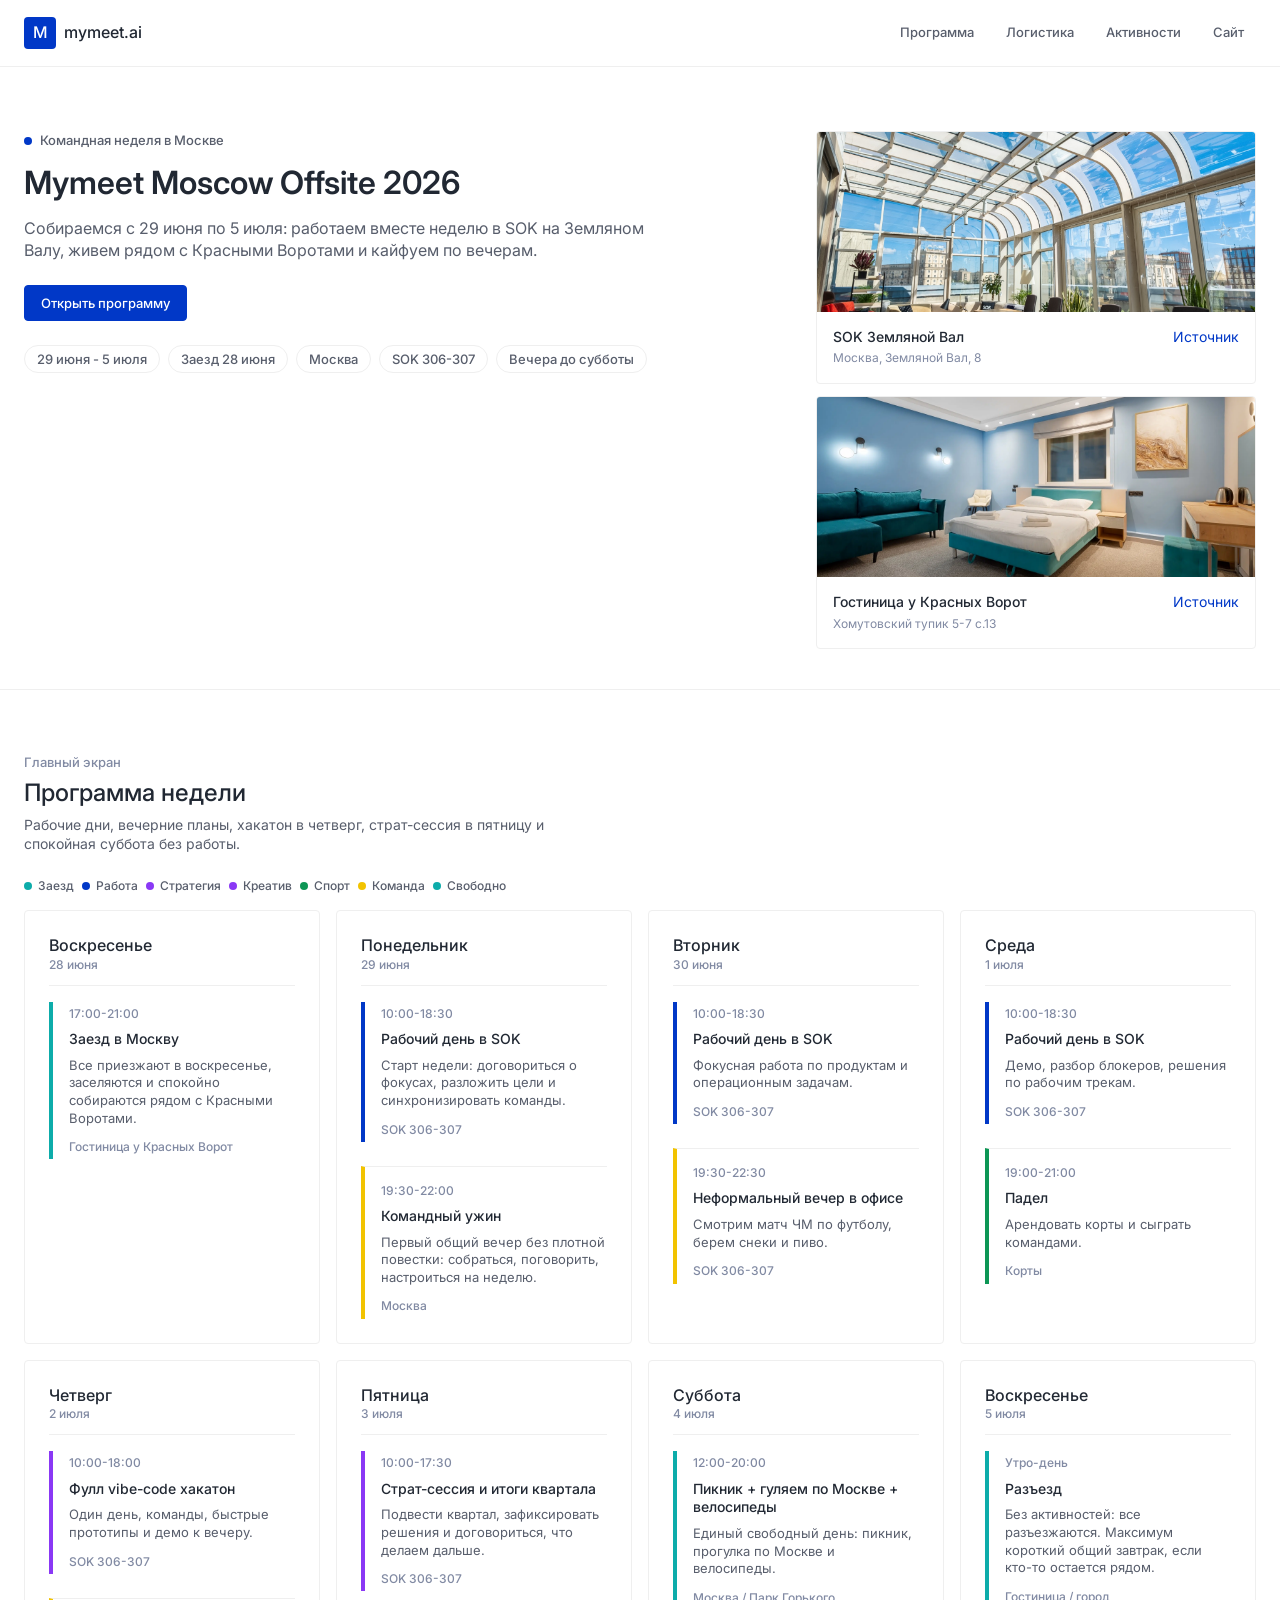
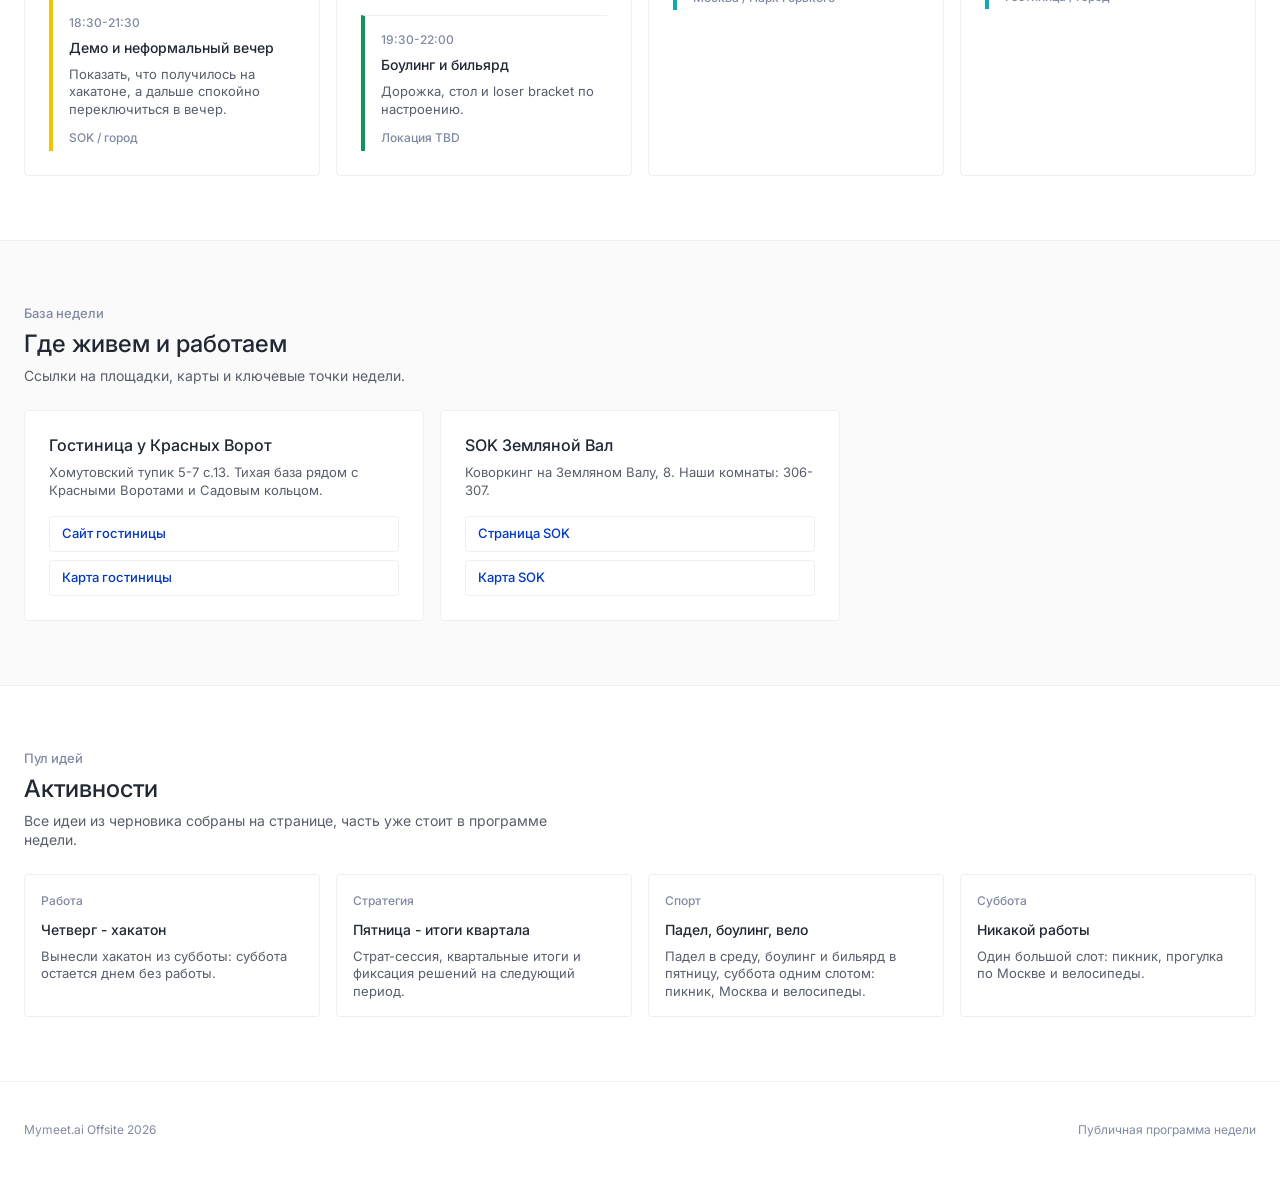
<file: offsite26.html>
<!DOCTYPE html>
<html lang="ru-RU">
<head>
  <meta charset="UTF-8">
  <meta name="viewport" content="width=device-width, initial-scale=1.0, maximum-scale=5.0, viewport-fit=cover">
  <title>Mymeet Moscow Offsite 2026</title>
  <meta name="description" content="Публичная страница московского offsite Mymeet.ai: проживание, коворкинг SOK и программа вечерних активностей.">
  <meta name="robots" content="index, follow, max-image-preview:large, max-snippet:-1">
  <link rel="canonical" href="https://suite.mymeet.ai/offsite26">

  <meta property="og:title" content="Mymeet Moscow Offsite 2026">
  <meta property="og:description" content="Командная неделя в Москве с 29 июня по 5 июля: работаем в SOK и кайфуем по вечерам.">
  <meta property="og:type" content="website">
  <meta property="og:url" content="https://suite.mymeet.ai/offsite26">
  <meta property="og:image" content="https://suite.mymeet.ai/images/offsite26/sok-zemlyanoy-val.jpg">
  <meta property="og:locale" content="ru_RU">

  <meta name="twitter:card" content="summary_large_image">
  <meta name="twitter:title" content="Mymeet Moscow Offsite 2026">
  <meta name="twitter:description" content="Программа командной недели Mymeet.ai в Москве.">
  <meta name="twitter:image" content="https://suite.mymeet.ai/images/offsite26/sok-zemlyanoy-val.jpg">

  <meta http-equiv="X-Content-Type-Options" content="nosniff">
  <link rel="icon" href="data:,">
  <link rel="preconnect" href="https://fonts.googleapis.com">
  <link rel="preconnect" href="https://fonts.gstatic.com" crossorigin>
  <link href="https://fonts.googleapis.com/css2?family=Inter:wght@400;500;600&display=swap" rel="stylesheet">
  <link rel="stylesheet" href="styles/offsite26.css">
  <script src="scripts/offsite26.js" defer></script>
</head>
<body>
  <div class="page-shell">
    <header class="topbar">
      <div class="topbar__inner">
        <a class="brand" href="/" aria-label="Mymeet.ai">
          <span class="brand__mark" aria-hidden="true">M</span>
          <span>mymeet.ai</span>
        </a>
        <nav class="topbar__nav" aria-label="Навигация">
          <a href="#program">Программа</a>
          <a href="#logistics">Логистика</a>
          <a href="#activities">Активности</a>
          <a href="https://mymeet.ai" target="_blank" rel="noopener noreferrer">Сайт</a>
        </nav>
      </div>
    </header>

    <main>
      <section class="hero" aria-labelledby="heroTitle">
        <div class="container">
          <div class="hero__grid">
            <div>
              <div class="eyebrow">
                <span class="eyebrow__dot" aria-hidden="true"></span>
                <span>Командная неделя в Москве</span>
              </div>
              <h1 id="heroTitle">Mymeet Moscow Offsite 2026</h1>
              <p class="hero__lead">Собираемся с 29 июня по 5 июля: работаем вместе неделю в SOK на Земляном Валу, живем рядом с Красными Воротами и кайфуем по вечерам.</p>
              <div class="hero__actions">
                <a class="button button--primary" href="#program">Открыть программу</a>
              </div>
              <div class="pill-row" aria-label="Краткая сводка">
                <span class="pill">29 июня - 5 июля</span>
                <span class="pill">Заезд 28 июня</span>
                <span class="pill">Москва</span>
                <span class="pill">SOK 306-307</span>
                <span class="pill">Вечера до субботы</span>
              </div>
            </div>

            <div class="media-stack" aria-label="Площадки">
              <article class="media-card">
                <img src="images/offsite26/sok-zemlyanoy-val.jpg" alt="Интерьер SOK Земляной Вал">
                <div class="media-card__body">
                  <div>
                    <p class="media-card__title">SOK Земляной Вал</p>
                    <p class="media-card__meta">Москва, Земляной Вал, 8</p>
                  </div>
                  <a href="https://sok.works/locations/sok-zemlyanoy-val/" target="_blank" rel="noopener noreferrer">Источник</a>
                </div>
              </article>
              <article class="media-card">
                <img src="images/offsite26/red-gate-hotel.webp" alt="Гостиница у Красных Ворот">
                <div class="media-card__body">
                  <div>
                    <p class="media-card__title">Гостиница у Красных Ворот</p>
                    <p class="media-card__meta">Хомутовский тупик 5-7 с.13</p>
                  </div>
                  <a href="https://гостиницаукрасныхворот.рф" target="_blank" rel="noopener noreferrer">Источник</a>
                </div>
              </article>
            </div>
          </div>
        </div>
      </section>

      <section class="section" id="program" aria-labelledby="programTitle">
        <div class="container">
          <div class="section__head">
            <div>
              <div class="section__label">Главный экран</div>
              <h2 id="programTitle">Программа недели</h2>
              <p class="section__desc">Рабочие дни, вечерние планы, хакатон в четверг, страт-сессия в пятницу и спокойная суббота без работы.</p>
            </div>
          </div>

          <div class="program-toolbar">
            <div class="legend" aria-label="Легенда программы">
              <span class="legend__item"><span class="legend__dot legend__dot--travel"></span>Заезд</span>
              <span class="legend__item"><span class="legend__dot legend__dot--work"></span>Работа</span>
              <span class="legend__item"><span class="legend__dot legend__dot--strategy"></span>Стратегия</span>
              <span class="legend__item"><span class="legend__dot legend__dot--creative"></span>Креатив</span>
              <span class="legend__item"><span class="legend__dot legend__dot--sport"></span>Спорт</span>
              <span class="legend__item"><span class="legend__dot legend__dot--social"></span>Команда</span>
              <span class="legend__item"><span class="legend__dot legend__dot--free"></span>Свободно</span>
            </div>
          </div>

          <div class="program-board">
            <div class="program-grid" id="programGrid" aria-live="polite"></div>
          </div>
        </div>
      </section>

      <section class="section section--subtle" id="logistics" aria-labelledby="logisticsTitle">
        <div class="container">
          <div class="section__head">
            <div>
              <div class="section__label">База недели</div>
              <h2 id="logisticsTitle">Где живем и работаем</h2>
              <p class="section__desc">Ссылки на площадки, карты и ключевые точки недели.</p>
            </div>
          </div>
          <div class="logistics-grid" id="logisticsGrid"></div>
        </div>
      </section>

      <section class="section" id="activities" aria-labelledby="activitiesTitle">
        <div class="container">
          <div class="section__head">
            <div>
              <div class="section__label">Пул идей</div>
              <h2 id="activitiesTitle">Активности</h2>
              <p class="section__desc">Все идеи из черновика собраны на странице, часть уже стоит в программе недели.</p>
            </div>
          </div>
          <div class="activity-grid" id="activityGrid"></div>
        </div>
      </section>
    </main>

    <footer class="footer">
      <div class="container footer__inner">
        <span>Mymeet.ai Offsite 2026</span>
        <span>Публичная программа недели</span>
      </div>
    </footer>
  </div>
</body>
</html>
</file>
<file: styles/in-call-assistant.css>
/* ═══════════════════════════════════════════
   In-Call AI — Non-Critical CSS
   Below-the-fold sections, cards, footer
   ═══════════════════════════════════════════ */

/* ── Sections ── */
.section {
  padding: 96px 0;
}
.section-alt {
  padding: 96px 0;
  background: var(--color-bg-alt);
}
.section-dark {
  padding: 96px 0;
  background: var(--color-bg-dark);
  color: #fff;
}
.section-dark h2,
.section-dark h3 {
  color: #fff;
}
.section-dark p {
  color: #CBD5E1;
}
.section-header {
  text-align: center;
  margin-bottom: 56px;
}
.section-header h2 {
  font-size: clamp(1.75rem, 4vw, 2.5rem);
  font-weight: 800;
  letter-spacing: -.02em;
  line-height: 1.2;
  margin-bottom: 12px;
}
.section-header p {
  font-size: 1.1rem;
  color: var(--color-text-muted);
  max-width: 560px;
  margin: 0 auto;
}
.section-dark .section-header p {
  color: #94A3B8;
}

/* ── Concept section ── */
.concept-section {
  background: var(--color-bg);
}
.concept-inner {
  display: grid;
  grid-template-columns: 1fr 1fr;
  gap: 64px;
  align-items: center;
}
.concept-label {
  display: inline-block;
  font-size: .8rem;
  font-weight: 700;
  text-transform: uppercase;
  letter-spacing: .06em;
  color: var(--color-primary);
  background: rgba(59, 130, 246, .08);
  padding: 4px 12px;
  border-radius: var(--radius-full);
  margin-bottom: 16px;
}
.concept-text h2 {
  font-size: clamp(1.5rem, 3vw, 2rem);
  font-weight: 800;
  letter-spacing: -.02em;
  line-height: 1.25;
  margin-bottom: 20px;
}
.concept-text p {
  color: var(--color-text-muted);
  line-height: 1.7;
  margin-bottom: 14px;
}

/* ── Call card visual ── */
.call-card {
  background: #fff;
  border: 1px solid var(--color-border);
  border-radius: var(--radius-lg);
  overflow: hidden;
  box-shadow: var(--shadow-lg);
}
.call-header {
  display: flex;
  align-items: center;
  gap: 6px;
  padding: 12px 16px;
  background: var(--color-bg-alt);
  border-bottom: 1px solid var(--color-border);
}
.call-dot {
  width: 10px;
  height: 10px;
  border-radius: 50%;
}
.call-dot-red { background: #FF5F57; }
.call-dot-yellow { background: #FEBC2E; }
.call-dot-green { background: #28C840; }
.call-title {
  font-size: .8rem;
  color: var(--color-text-muted);
  font-weight: 500;
  margin-left: 6px;
}

/* ── Participants ── */
.participants {
  display: flex;
  gap: 16px;
  padding: 16px;
  border-bottom: 1px solid var(--color-border);
  flex-wrap: wrap;
}
.participant {
  display: flex;
  flex-direction: column;
  align-items: center;
  gap: 6px;
  font-size: .75rem;
  color: var(--color-text-muted);
}
.participant-avatar {
  width: 40px;
  height: 40px;
  border-radius: 50%;
  display: flex;
  align-items: center;
  justify-content: center;
  font-size: .8rem;
  font-weight: 700;
  color: #fff;
}
.participant-human {
  background: linear-gradient(135deg, #94A3B8, #64748B);
}
.participant-ai-avatar {
  background: linear-gradient(135deg, var(--color-primary), var(--color-primary-dark));
  box-shadow: 0 0 0 3px rgba(59, 130, 246, .2);
}
.participant-ai {
  position: relative;
}
.ai-badge {
  background: rgba(59, 130, 246, .1);
  color: var(--color-primary);
  font-size: .65rem;
  font-weight: 700;
  padding: 2px 6px;
  border-radius: var(--radius-full);
  text-transform: uppercase;
  letter-spacing: .04em;
}

/* ── Chat messages ── */
.chat-messages {
  padding: 16px;
  display: flex;
  flex-direction: column;
  gap: 12px;
}
.chat-msg {
  display: flex;
  flex-direction: column;
  gap: 4px;
  max-width: 90%;
}
.chat-name {
  font-size: .72rem;
  font-weight: 600;
  color: var(--color-text-muted);
}
.chat-text {
  font-size: .85rem;
  line-height: 1.5;
  padding: 10px 14px;
  border-radius: var(--radius-md);
}
.chat-msg-human .chat-text {
  background: var(--color-bg-alt);
  color: var(--color-text);
  border-radius: var(--radius-md) var(--radius-md) var(--radius-md) 4px;
}
.chat-msg-ai {
  align-self: flex-end;
}
.chat-msg-ai .chat-name {
  text-align: right;
  color: var(--color-primary);
}
.chat-msg-ai .chat-text {
  background: rgba(59, 130, 246, .08);
  color: var(--color-text);
  border-radius: var(--radius-md) var(--radius-md) 4px var(--radius-md);
  border: 1px solid rgba(59, 130, 246, .15);
}

/* ── Feature cards ── */
.features-grid {
  display: grid;
  grid-template-columns: 1fr 1fr;
  gap: 32px;
}
.feature-card {
  background: #fff;
  border: 1px solid var(--color-border);
  border-radius: var(--radius-md);
  padding: 40px;
  box-shadow: var(--shadow-sm);
  transition: transform .2s, box-shadow .2s;
}
.feature-card:hover {
  transform: translateY(-4px);
  box-shadow: var(--shadow-md);
}
.feature-icon {
  font-size: 2rem;
  margin-bottom: 20px;
}
.feature-card h3 {
  font-size: 1.25rem;
  font-weight: 700;
  margin-bottom: 14px;
  letter-spacing: -.01em;
}
.feature-card > p {
  color: var(--color-text-muted);
  margin-bottom: 20px;
  line-height: 1.7;
}
.feature-list {
  list-style: none;
  padding: 0;
  display: flex;
  flex-direction: column;
  gap: 10px;
}
.feature-list li {
  font-size: .9rem;
  color: var(--color-text-muted);
  padding-left: 0;
  line-height: 1.5;
}

/* ── Scenarios ── */
.scenario {
  background: #fff;
  border-radius: var(--radius-md);
  padding: 40px;
  margin-bottom: 32px;
  border: 1px solid var(--color-border);
  box-shadow: var(--shadow-sm);
}
.scenario-label {
  display: inline-block;
  font-size: .8rem;
  font-weight: 700;
  text-transform: uppercase;
  letter-spacing: .06em;
  color: var(--color-primary);
  background: rgba(59, 130, 246, .08);
  padding: 4px 12px;
  border-radius: var(--radius-full);
  margin-bottom: 12px;
}
.scenario h3 {
  font-size: 1.25rem;
  font-weight: 700;
  margin-bottom: 24px;
}
.scenario-step {
  display: flex;
  gap: 16px;
  padding: 14px 0;
  border-bottom: 1px solid var(--color-border);
  align-items: baseline;
}
.scenario-step:last-of-type {
  border-bottom: none;
}
.time {
  font-family: 'SF Mono', 'Fira Code', 'Consolas', monospace;
  font-size: .85rem;
  font-weight: 600;
  color: var(--color-primary);
  background: rgba(59, 130, 246, .06);
  padding: 4px 10px;
  border-radius: var(--radius-sm);
  white-space: nowrap;
  min-width: 52px;
  text-align: center;
}
.scenario-result {
  margin-top: 20px;
  padding: 16px 20px;
  background: rgba(59, 130, 246, .06);
  border-left: 3px solid var(--color-primary);
  border-radius: 0 var(--radius-sm) var(--radius-sm) 0;
  color: var(--color-text);
  font-weight: 500;
  font-size: .95rem;
}

/* ── Value grid ── */
.value-grid {
  display: grid;
  grid-template-columns: repeat(4, 1fr);
  gap: 24px;
}
.value-card {
  background: #fff;
  border-radius: var(--radius-md);
  padding: 32px 24px;
  text-align: center;
  border: 1px solid var(--color-border);
  transition: transform .2s, box-shadow .2s;
}
.value-card:hover {
  transform: translateY(-4px);
  box-shadow: var(--shadow-md);
}
.value-metric {
  font-size: 2.25rem;
  font-weight: 800;
  background: linear-gradient(135deg, var(--color-primary), var(--color-primary-light));
  -webkit-background-clip: text;
  -webkit-text-fill-color: transparent;
  background-clip: text;
  margin-bottom: 12px;
  letter-spacing: -.02em;
}
.value-card h3 {
  font-size: 1rem;
  font-weight: 700;
  margin-bottom: 10px;
}
.value-card p {
  font-size: .9rem;
  color: var(--color-text-muted);
  line-height: 1.6;
}

/* ── Recognize grid ── */
.recognize-grid {
  display: grid;
  grid-template-columns: 1fr 1fr;
  gap: 48px;
}
.recognize-col h3 {
  font-size: 1.25rem;
  font-weight: 700;
  margin-bottom: 24px;
  padding-bottom: 16px;
  border-bottom: 2px solid rgba(255, 255, 255, .1);
}
.recognize-item {
  display: flex;
  gap: 14px;
  align-items: flex-start;
  padding: 12px 0;
}
.emoji {
  font-size: 1.25rem;
  flex-shrink: 0;
  line-height: 1.4;
}
.recognize-item span:last-child {
  line-height: 1.6;
  color: #CBD5E1;
}

/* ── Knowledge grid ── */
.knowledge-grid {
  display: grid;
  grid-template-columns: repeat(4, 1fr);
  gap: 24px;
}
.knowledge-item {
  background: var(--color-bg-alt);
  border: 1px solid var(--color-border);
  border-radius: var(--radius-md);
  padding: 32px 24px;
  transition: transform .2s, box-shadow .2s;
}
.knowledge-item:hover {
  transform: translateY(-4px);
  box-shadow: var(--shadow-md);
}
.knowledge-icon {
  font-size: 2rem;
  margin-bottom: 16px;
}
.knowledge-item h3 {
  font-size: 1rem;
  font-weight: 700;
  margin-bottom: 10px;
}
.knowledge-item p {
  font-size: .9rem;
  color: var(--color-text-muted);
  line-height: 1.6;
}

/* ── Steps (How it works) ── */
.step {
  display: flex;
  gap: 28px;
  align-items: flex-start;
  padding: 36px 0;
  border-bottom: 1px solid var(--color-border);
}
.step:last-child {
  border-bottom: none;
}
.step-num {
  width: 52px;
  height: 52px;
  min-width: 52px;
  background: linear-gradient(135deg, var(--color-primary), var(--color-primary-dark));
  color: #fff;
  border-radius: 50%;
  display: flex;
  align-items: center;
  justify-content: center;
  font-size: 1.25rem;
  font-weight: 800;
}
.step h3 {
  font-size: 1.2rem;
  font-weight: 700;
  margin-bottom: 10px;
}
.step p {
  color: var(--color-text-muted);
  line-height: 1.7;
  margin-bottom: 14px;
}
.step-features {
  display: flex;
  flex-wrap: wrap;
  gap: 8px;
}
.step-tag {
  display: inline-block;
  font-size: .8rem;
  font-weight: 600;
  padding: 5px 12px;
  border-radius: var(--radius-full);
  background: rgba(59, 130, 246, .08);
  color: var(--color-primary);
}

/* ── Point B cards ── */
.cards-2 {
  display: grid;
  grid-template-columns: 1fr 1fr;
  gap: 32px;
}
.card {
  background: #fff;
  border-radius: var(--radius-md);
  padding: 40px;
  border: 1px solid var(--color-border);
  box-shadow: var(--shadow-sm);
}
.card-icon {
  font-size: 2rem;
  margin-bottom: 16px;
}
.card h3 {
  font-size: 1.2rem;
  font-weight: 700;
  margin-bottom: 14px;
}
.card p {
  color: var(--color-text-muted);
  line-height: 1.7;
}

/* ── FAQ / Barriers ── */
.barrier {
  padding: 28px 0;
  border-bottom: 1px solid var(--color-border);
}
.barrier:last-child {
  border-bottom: none;
}
.barrier-q {
  font-size: 1.1rem;
  font-weight: 700;
  margin-bottom: 10px;
  color: var(--color-text);
}
.barrier p {
  color: var(--color-text-muted);
  line-height: 1.7;
}

/* ── Competitors ── */
.comp-card {
  background: #fff;
  border-radius: var(--radius-md);
  padding: 36px;
  margin-bottom: 24px;
  border: 1px solid var(--color-border);
  box-shadow: var(--shadow-sm);
}
.vs-label {
  display: inline-block;
  font-size: .75rem;
  font-weight: 700;
  text-transform: uppercase;
  letter-spacing: .08em;
  color: var(--color-text-muted);
  margin-bottom: 8px;
}
.comp-card h3 {
  font-size: 1.15rem;
  font-weight: 700;
  margin-bottom: 20px;
}
.comp-grid {
  display: grid;
  grid-template-columns: 1fr 1fr;
  gap: 24px;
}
.comp-side {
  padding: 20px;
  border-radius: var(--radius-sm);
}
.comp-side h4 {
  font-size: .85rem;
  font-weight: 700;
  text-transform: uppercase;
  letter-spacing: .04em;
  margin-bottom: 10px;
}
.comp-side p {
  font-size: .9rem;
  line-height: 1.6;
  color: var(--color-text-muted);
}
.comp-side.them {
  background: #FEF2F2;
}
.comp-side.them h4 {
  color: #DC2626;
}
.comp-side.us {
  background: #EFF6FF;
}
.comp-side.us h4 {
  color: #2563EB;
}

/* ── Final CTA ── */
.final-cta {
  padding: 96px 24px;
  text-align: center;
  background: linear-gradient(135deg, var(--color-primary), var(--color-primary-dark));
  color: #fff;
}
.final-cta h2 {
  font-size: clamp(1.75rem, 4vw, 2.5rem);
  font-weight: 800;
  letter-spacing: -.02em;
  margin-bottom: 16px;
}
.final-cta p {
  font-size: 1.1rem;
  opacity: .85;
  margin-bottom: 32px;
}
.final-cta .btn {
  background: #fff;
  color: var(--color-primary-dark);
  font-weight: 700;
  padding: 16px 36px;
  font-size: 1rem;
}
.final-cta .btn:hover {
  transform: translateY(-2px);
  box-shadow: 0 8px 30px rgba(0, 0, 0, .2);
}
.note {
  margin-top: 16px;
  font-size: .875rem;
  opacity: .7;
}

/* ── Footer ── */
footer {
  padding: 64px 0 32px;
  background: var(--color-bg-dark);
  color: #94A3B8;
}
.footer-grid {
  display: grid;
  grid-template-columns: 2fr 1fr 1fr 1fr;
  gap: 40px;
  margin-bottom: 48px;
}
.footer-brand p {
  margin-top: 14px;
  font-size: .9rem;
  line-height: 1.6;
  color: #64748B;
}
.footer-brand .logo {
  color: #fff;
}
.footer-col h4 {
  color: #fff;
  font-size: .85rem;
  font-weight: 700;
  text-transform: uppercase;
  letter-spacing: .06em;
  margin-bottom: 16px;
}
.footer-col a {
  display: block;
  color: #94A3B8;
  text-decoration: none;
  font-size: .9rem;
  padding: 4px 0;
  transition: color .2s;
}
.footer-col a:hover {
  color: #fff;
}
.footer-bottom {
  display: flex;
  justify-content: space-between;
  align-items: center;
  padding-top: 24px;
  border-top: 1px solid rgba(255, 255, 255, .08);
  font-size: .85rem;
}
.footer-bottom a {
  color: #94A3B8;
  text-decoration: none;
}
.footer-bottom a:hover {
  color: #fff;
}

/* ── Responsive ── */
@media (max-width: 1024px) {
  .value-grid,
  .knowledge-grid {
    grid-template-columns: repeat(2, 1fr);
  }
  .footer-grid {
    grid-template-columns: 1fr 1fr;
    gap: 32px;
  }
  .concept-inner {
    gap: 40px;
  }
}

@media (max-width: 768px) {
  .section,
  .section-alt,
  .section-dark {
    padding: 64px 0;
  }
  .concept-inner {
    grid-template-columns: 1fr;
    gap: 40px;
  }
  .features-grid {
    grid-template-columns: 1fr;
    gap: 24px;
  }
  .recognize-grid {
    grid-template-columns: 1fr;
    gap: 32px;
  }
  .cards-2 {
    grid-template-columns: 1fr;
  }
  .comp-grid {
    grid-template-columns: 1fr;
    gap: 16px;
  }
  .scenario {
    padding: 28px 20px;
  }
  .step {
    flex-direction: column;
    gap: 16px;
  }
  .value-grid,
  .knowledge-grid {
    grid-template-columns: 1fr;
  }
  .footer-grid {
    grid-template-columns: 1fr;
    gap: 28px;
  }
  .footer-bottom {
    flex-direction: column;
    gap: 12px;
    text-align: center;
  }
  .final-cta {
    padding: 64px 20px;
  }
  .chat-messages {
    padding: 12px;
  }
  .feature-card {
    padding: 28px 24px;
  }
}
</file>
<file: styles/offsite26.css>
*, *::before, *::after {
  box-sizing: border-box;
}

:root {
  --blue: #0138C7;
  --blue-hover: #0032B1;
  --blue-pressed: #002C9C;
  --blue-sea: #E4ECFA;
  --blue-lightest: #F6F8FE;
  --text-primary: #212833;
  --text-secondary: #818AA3;
  --text-tertiary: #585E6C;
  --text-disabled: #C7C8CA;
  --text-on-action: #FFFFFF;
  --surface-page: #FFFFFF;
  --surface-light: #FAFAFA;
  --surface-subtle: #F7F7F8;
  --border-default: #EFEFEF;
  --border-strong: #DDDEDF;
  --text-danger: #CC3333;
  --text-success: #0D9655;
  --purple: #8A38F5;
  --orange: #FF9E2C;
  --yellow: #F2C300;
  --teal: #0DACAA;
}

html {
  scroll-behavior: smooth;
}

body {
  margin: 0;
  font-family: Inter, system-ui, -apple-system, BlinkMacSystemFont, "Segoe UI", sans-serif;
  font-size: 14px;
  font-weight: 400;
  line-height: 1.35;
  color: var(--text-primary);
  background: var(--surface-page);
}

a {
  color: var(--blue);
  text-decoration: none;
}

a:hover {
  background: var(--surface-light);
}

img {
  display: block;
  max-width: 100%;
}

[hidden] {
  display: none !important;
}

button,
select,
input {
  font: inherit;
}

.page-shell {
  width: 100%;
  min-height: 100vh;
}

.topbar {
  position: sticky;
  top: 0;
  z-index: 20;
  background: var(--surface-page);
  border-bottom: 1px solid var(--border-default);
}

.topbar__inner {
  width: 100%;
  max-width: 1280px;
  margin: 0 auto;
  padding: 16px 24px;
  display: flex;
  align-items: center;
  justify-content: space-between;
  gap: 24px;
}

.brand {
  display: inline-flex;
  align-items: center;
  gap: 8px;
  color: var(--text-primary);
  font-size: 16px;
  font-weight: 500;
}

.brand__mark {
  width: 32px;
  height: 32px;
  border-radius: 4px;
  background: var(--blue);
  color: var(--text-on-action);
  display: inline-flex;
  align-items: center;
  justify-content: center;
  font-size: 16px;
  font-weight: 500;
}

.topbar__nav {
  display: flex;
  align-items: center;
  gap: 8px;
  flex-wrap: wrap;
  justify-content: flex-end;
}

.topbar__nav a {
  color: var(--text-tertiary);
  font-size: 13px;
  font-weight: 500;
  padding: 8px 12px;
  border-radius: 4px;
}

.container {
  width: 100%;
  max-width: 1280px;
  margin: 0 auto;
  padding: 0 24px;
}

.hero {
  padding: 64px 0 40px;
  border-bottom: 1px solid var(--border-default);
}

.hero__grid {
  display: grid;
  grid-template-columns: minmax(0, 1fr) 440px;
  gap: 40px;
  align-items: start;
}

.eyebrow {
  display: inline-flex;
  align-items: center;
  gap: 8px;
  margin-bottom: 16px;
  color: var(--text-tertiary);
  font-size: 13px;
  font-weight: 500;
}

.eyebrow__dot {
  width: 8px;
  height: 8px;
  border-radius: 9999px;
  background: var(--blue);
}

.hero h1 {
  margin: 0;
  max-width: 720px;
  font-size: 32px;
  font-weight: 600;
  line-height: 1.15;
  letter-spacing: 0;
}

.hero__lead {
  max-width: 640px;
  margin: 16px 0 0;
  color: var(--text-tertiary);
  font-size: 16px;
}

.hero__actions {
  margin-top: 24px;
  display: flex;
  align-items: center;
  gap: 12px;
  flex-wrap: wrap;
}

.button {
  min-height: 36px;
  border: 1px solid var(--border-strong);
  border-radius: 4px;
  padding: 8px 16px;
  display: inline-flex;
  align-items: center;
  justify-content: center;
  gap: 8px;
  background: var(--surface-page);
  color: var(--text-primary);
  font-size: 13px;
  font-weight: 500;
  cursor: pointer;
}

.button:hover {
  background: var(--surface-light);
}

.button:focus-visible,
a:focus-visible,
select:focus-visible,
input:focus-visible {
  outline: 2px solid var(--blue);
  outline-offset: 2px;
}

.button--primary {
  border-color: var(--blue);
  background: var(--blue);
  color: var(--text-on-action);
}

.button--primary:hover {
  border-color: var(--blue-hover);
  background: var(--blue-hover);
}

.button--danger {
  color: var(--text-danger);
}

.button--icon {
  width: 36px;
  min-width: 36px;
  padding: 0;
}

.button svg,
.icon {
  width: 16px;
  height: 16px;
  flex: 0 0 16px;
  fill: currentColor;
}

.pill-row {
  margin-top: 24px;
  display: flex;
  flex-wrap: wrap;
  gap: 8px;
}

.pill {
  min-height: 28px;
  display: inline-flex;
  align-items: center;
  gap: 6px;
  border: 1px solid var(--border-default);
  border-radius: 9999px;
  padding: 4px 12px;
  color: var(--text-tertiary);
  background: var(--surface-page);
  font-size: 13px;
  font-weight: 500;
}

.media-stack {
  display: grid;
  grid-template-columns: 1fr;
  gap: 12px;
}

.media-card {
  border: 1px solid var(--border-default);
  border-radius: 4px;
  overflow: hidden;
  background: var(--surface-page);
}

.media-card img {
  width: 100%;
  height: 180px;
  object-fit: cover;
}

.media-card__body {
  padding: 16px;
  display: flex;
  align-items: start;
  justify-content: space-between;
  gap: 16px;
}

.media-card__title {
  margin: 0;
  font-size: 14px;
  font-weight: 500;
}

.media-card__meta {
  margin: 4px 0 0;
  color: var(--text-secondary);
  font-size: 12px;
}

.section {
  padding: 64px 0;
}

.section--subtle {
  background: var(--surface-light);
  border-top: 1px solid var(--border-default);
  border-bottom: 1px solid var(--border-default);
}

.section__head {
  display: flex;
  align-items: end;
  justify-content: space-between;
  gap: 24px;
  margin-bottom: 24px;
}

.section__label {
  color: var(--text-secondary);
  font-size: 13px;
  font-weight: 500;
}

.section h2 {
  margin: 8px 0 0;
  font-size: 24px;
  font-weight: 500;
  line-height: 1.2;
  letter-spacing: 0;
}

.section__desc {
  max-width: 560px;
  margin: 8px 0 0;
  color: var(--text-tertiary);
  font-size: 14px;
}

.logistics-grid {
  display: grid;
  grid-template-columns: repeat(3, minmax(0, 1fr));
  gap: 16px;
}

.info-card {
  min-height: 100%;
  border: 1px solid var(--border-default);
  border-radius: 4px;
  padding: 24px;
  background: var(--surface-page);
}

.info-card h3 {
  margin: 0;
  font-size: 16px;
  font-weight: 500;
}

.info-card p {
  margin: 8px 0 0;
  color: var(--text-tertiary);
  font-size: 13px;
}

.link-list {
  display: grid;
  gap: 8px;
  margin-top: 16px;
}

.link-list a {
  min-height: 36px;
  display: flex;
  align-items: center;
  justify-content: space-between;
  gap: 12px;
  border: 1px solid var(--border-default);
  border-radius: 4px;
  padding: 8px 12px;
  font-size: 13px;
  font-weight: 500;
  background: var(--surface-page);
}

.program-toolbar {
  display: flex;
  align-items: center;
  justify-content: space-between;
  gap: 16px;
  flex-wrap: wrap;
  margin-bottom: 16px;
}

.legend {
  display: flex;
  align-items: center;
  gap: 8px;
  flex-wrap: wrap;
}

.legend__item {
  display: inline-flex;
  align-items: center;
  gap: 6px;
  color: var(--text-tertiary);
  font-size: 12px;
  font-weight: 500;
}

.legend__dot {
  width: 8px;
  height: 8px;
  border-radius: 9999px;
  background: var(--blue);
}

.legend__dot--food { background: var(--orange); }
.legend__dot--work { background: var(--blue); }
.legend__dot--travel { background: var(--teal); }
.legend__dot--strategy { background: var(--purple); }
.legend__dot--creative { background: var(--purple); }
.legend__dot--sport { background: var(--text-success); }
.legend__dot--social { background: var(--yellow); }
.legend__dot--free { background: var(--teal); }

.program-board {
  background: transparent;
}

.program-grid {
  display: grid;
  grid-template-columns: repeat(4, minmax(0, 1fr));
  gap: 16px;
}

.day-tile {
  border: 1px solid var(--border-default);
  border-radius: 4px;
  padding: 24px;
  background: var(--surface-page);
  display: flex;
  flex-direction: column;
  gap: 16px;
}

.day-tile__head {
  min-height: 48px;
  display: flex;
  align-items: flex-start;
  justify-content: space-between;
  gap: 12px;
  padding-bottom: 12px;
  border-bottom: 1px solid var(--border-default);
}

.day-tile__weekday {
  color: var(--text-primary);
  font-size: 16px;
  font-weight: 500;
}

.day-tile__date {
  color: var(--text-secondary);
  font-size: 12px;
  font-weight: 500;
}

.day-tile__body {
  display: grid;
  gap: 12px;
}

.day-tile__empty {
  min-height: 56px;
  border: 1px dashed var(--border-strong);
  border-radius: 4px;
  padding: 16px;
  color: var(--text-secondary);
  font-size: 13px;
  font-weight: 500;
}

.program-event {
  border-left: 4px solid var(--blue);
  padding: 4px 0 4px 16px;
  background: transparent;
}

.program-event--food { border-left-color: var(--orange); }
.program-event--work { border-left-color: var(--blue); }
.program-event--travel { border-left-color: var(--teal); }
.program-event--strategy { border-left-color: var(--purple); }
.program-event--creative { border-left-color: var(--purple); }
.program-event--sport { border-left-color: var(--text-success); }
.program-event--social { border-left-color: var(--yellow); }
.program-event--free { border-left-color: var(--teal); }

.program-event + .program-event {
  margin-top: 12px;
  padding-top: 16px;
  border-top: 1px solid var(--border-default);
}

.program-event__top {
  display: flex;
  align-items: center;
  justify-content: flex-start;
  gap: 8px;
  color: var(--text-secondary);
  font-size: 12px;
  font-weight: 500;
}

.program-event h3 {
  margin: 8px 0 0;
  color: var(--text-primary);
  font-size: 14px;
  font-weight: 500;
  line-height: 1.35;
}

.program-event p {
  margin: 8px 0 0;
  color: var(--text-tertiary);
  font-size: 13px;
}

.program-event__place {
  margin-top: 12px;
  color: var(--text-secondary);
  font-size: 12px;
  font-weight: 500;
}

.program-event a {
  display: inline-flex;
  margin-top: 12px;
  font-size: 13px;
  font-weight: 500;
}

.activity-grid {
  display: grid;
  grid-template-columns: repeat(4, minmax(0, 1fr));
  gap: 16px;
}

.activity-card {
  border: 1px solid var(--border-default);
  border-radius: 4px;
  padding: 16px;
  background: var(--surface-page);
}

.activity-card h3 {
  margin: 0;
  font-size: 14px;
  font-weight: 500;
}

.activity-card p {
  margin: 8px 0 0;
  color: var(--text-tertiary);
  font-size: 13px;
}

.activity-card__tag {
  display: inline-flex;
  margin-bottom: 12px;
  color: var(--text-secondary);
  font-size: 12px;
  font-weight: 500;
}

.footer {
  padding: 40px 0;
  border-top: 1px solid var(--border-default);
  color: var(--text-secondary);
  font-size: 12px;
}

.footer__inner {
  display: flex;
  align-items: center;
  justify-content: space-between;
  gap: 16px;
  flex-wrap: wrap;
}

@media (max-width: 1080px) {
  .hero__grid {
    grid-template-columns: 1fr;
  }

  .media-stack {
    grid-template-columns: repeat(2, minmax(0, 1fr));
  }

  .logistics-grid,
  .activity-grid,
  .program-grid {
    grid-template-columns: 1fr 1fr;
  }
}

@media (max-width: 720px) {
  .topbar__inner {
    align-items: flex-start;
    flex-direction: column;
  }

  .hero {
    padding: 40px 0 32px;
  }

  .hero h1 {
    font-size: 24px;
  }

  .hero__lead {
    font-size: 14px;
  }

  .hero__actions,
  .program-toolbar,
  .section__head {
    align-items: stretch;
    flex-direction: column;
  }

  .button {
    width: 100%;
  }

  .button--icon {
    width: 36px;
  }

  .media-stack,
  .logistics-grid,
  .activity-grid,
  .program-grid {
    grid-template-columns: 1fr;
  }

  .program-board {
    padding: 0;
  }
}
</file>
